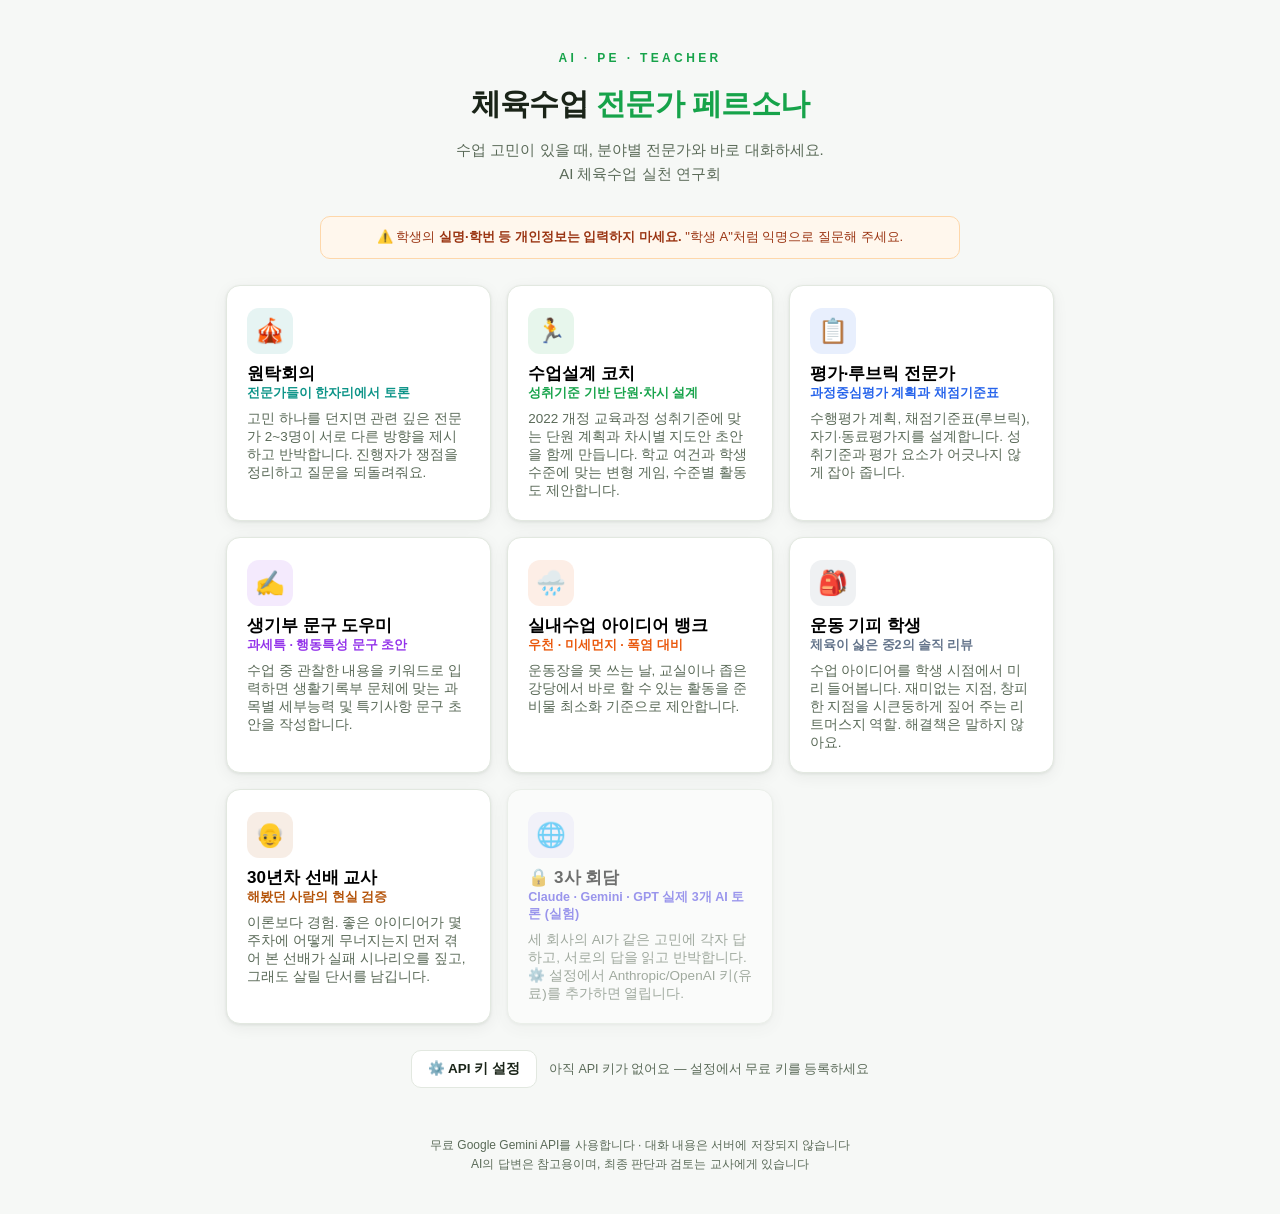
<file: index.html>
<!DOCTYPE html>
<html lang="ko">
<head>
<meta charset="UTF-8">
<meta name="viewport" content="width=device-width, initial-scale=1">
<title>AIPE · 체육수업 전문가 페르소나</title>
<style>
  :root {
    --bg: #f6f8f6;
    --card: #ffffff;
    --ink: #1a2418;
    --ink-soft: #5a6a58;
    --line: #e2e8e0;
    --accent: #16a34a;
    --accent-soft: #e7f6ec;
    --warn-bg: #fff7ed;
    --warn-ink: #9a3412;
    --radius: 14px;
    --shadow: 0 1px 3px rgba(20, 40, 20, 0.08), 0 4px 16px rgba(20, 40, 20, 0.06);
  }
  * { margin: 0; padding: 0; box-sizing: border-box; }
  html, body { height: 100%; }
  body {
    font-family: 'Apple SD Gothic Neo', 'Malgun Gothic', '맑은 고딕', sans-serif;
    background: var(--bg);
    color: var(--ink);
    line-height: 1.6;
    -webkit-font-smoothing: antialiased;
  }
  button { font-family: inherit; cursor: pointer; }

  /* ---------- 공통 레이아웃 ---------- */
  .wrap { max-width: 860px; margin: 0 auto; padding: 0 16px; }
  .view { display: none; }
  .view.active { display: block; }

  /* ---------- 허브 화면 ---------- */
  header.hub-head { padding: 44px 0 8px; text-align: center; }
  .hub-eyebrow {
    display: inline-block;
    font-size: 12px; font-weight: 700; letter-spacing: 0.28em;
    color: var(--accent);
    text-transform: uppercase;
    margin-bottom: 12px;
  }
  .hub-title { font-size: 30px; font-weight: 900; letter-spacing: -0.02em; }
  .hub-title .hl { color: var(--accent); }
  .hub-sub { margin-top: 10px; color: var(--ink-soft); font-size: 15px; }

  .privacy-note {
    margin: 22px auto 0;
    max-width: 640px;
    background: var(--warn-bg);
    color: var(--warn-ink);
    border: 1px solid #fed7aa;
    border-radius: 10px;
    padding: 10px 16px;
    font-size: 13px;
    text-align: center;
  }

  .cards {
    display: grid;
    grid-template-columns: repeat(auto-fill, minmax(250px, 1fr));
    gap: 16px;
    padding: 26px 0 8px;
  }
  .card {
    background: var(--card);
    border: 1px solid var(--line);
    border-radius: var(--radius);
    padding: 22px 20px 20px;
    text-align: left;
    box-shadow: var(--shadow);
    transition: transform 0.15s ease, box-shadow 0.15s ease;
    display: flex; flex-direction: column; gap: 8px;
  }
  .card:hover { transform: translateY(-3px); box-shadow: 0 6px 24px rgba(20,40,20,0.12); }
  .card-emoji {
    width: 46px; height: 46px;
    display: flex; align-items: center; justify-content: center;
    font-size: 24px;
    border-radius: 12px;
    background: var(--accent-soft);
  }
  .card-name { font-size: 17px; font-weight: 800; }
  .card-tagline { font-size: 12.5px; font-weight: 700; }
  .card-desc { font-size: 13.5px; color: var(--ink-soft); }

  .hub-foot {
    padding: 18px 0 48px;
    display: flex; align-items: center; justify-content: center; gap: 12px;
    flex-wrap: wrap;
  }
  .btn-ghost {
    background: var(--card);
    border: 1px solid var(--line);
    border-radius: 10px;
    padding: 9px 16px;
    font-size: 13.5px;
    font-weight: 600;
    color: var(--ink);
  }
  .btn-ghost:hover { border-color: var(--accent); color: var(--accent); }
  .key-status { font-size: 12.5px; color: var(--ink-soft); }
  .key-status.ok { color: var(--accent); font-weight: 700; }

  /* ---------- 채팅 화면 ---------- */
  #chatView { height: 100dvh; display: none; flex-direction: column; }
  #chatView.active { display: flex; }
  .chat-head {
    background: var(--card);
    border-bottom: 1px solid var(--line);
    padding: 10px 0;
  }
  .chat-head-inner { display: flex; align-items: center; gap: 12px; }
  .back-btn {
    background: none; border: none;
    font-size: 15px; font-weight: 700; color: var(--ink-soft);
    padding: 6px 8px; border-radius: 8px;
  }
  .back-btn:hover { background: var(--bg); color: var(--ink); }
  .chat-persona { display: flex; align-items: center; gap: 10px; flex: 1; min-width: 0; }
  .chat-persona-emoji { font-size: 24px; }
  .chat-persona-name { font-size: 15.5px; font-weight: 800; }
  .chat-persona-tag { font-size: 12px; color: var(--ink-soft); }
  .newchat-btn {
    background: none; border: 1px solid var(--line); border-radius: 8px;
    font-size: 12.5px; font-weight: 600; color: var(--ink-soft);
    padding: 6px 12px;
  }
  .newchat-btn:hover { border-color: var(--accent); color: var(--accent); }

  .chat-body { flex: 1; overflow-y: auto; padding: 20px 0 12px; }
  .msg { display: flex; margin-bottom: 14px; }
  .msg.user { justify-content: flex-end; }
  .bubble {
    max-width: 82%;
    padding: 11px 15px;
    border-radius: 16px;
    font-size: 14.5px;
    word-break: break-word;
    overflow-wrap: anywhere;
  }
  .msg.user .bubble {
    background: var(--accent);
    color: #fff;
    border-bottom-right-radius: 5px;
    white-space: pre-wrap;
  }
  .msg.ai .bubble {
    background: var(--card);
    border: 1px solid var(--line);
    border-bottom-left-radius: 5px;
    box-shadow: var(--shadow);
  }
  .msg.ai .bubble.error { background: #fef2f2; border-color: #fecaca; color: #991b1b; }

  /* AI 답변 마크다운 스타일 */
  .bubble h1, .bubble h2, .bubble h3 { margin: 14px 0 6px; line-height: 1.35; }
  .bubble h1 { font-size: 17px; } .bubble h2 { font-size: 16px; } .bubble h3 { font-size: 15px; }
  .bubble p { margin: 7px 0; }
  .bubble ul, .bubble ol { margin: 7px 0; padding-left: 22px; }
  .bubble li { margin: 3px 0; }
  .bubble code {
    background: var(--bg); border: 1px solid var(--line);
    border-radius: 4px; padding: 1px 5px; font-size: 13px;
  }
  .bubble pre {
    background: var(--bg); border: 1px solid var(--line);
    border-radius: 8px; padding: 10px 12px; margin: 8px 0;
    overflow-x: auto;
  }
  .bubble pre code { background: none; border: none; padding: 0; }
  .table-scroll { overflow-x: auto; margin: 10px 0; }
  .bubble table { border-collapse: collapse; font-size: 13px; min-width: 320px; }
  .bubble th, .bubble td { border: 1px solid var(--line); padding: 6px 10px; text-align: left; vertical-align: top; }
  .bubble th { background: var(--accent-soft); font-weight: 700; white-space: nowrap; }
  .bubble hr { border: none; border-top: 1px solid var(--line); margin: 12px 0; }
  .bubble blockquote { border-left: 3px solid var(--accent); padding-left: 12px; color: var(--ink-soft); margin: 8px 0; }

  /* 원탁회의 발언자 구분 */
  .bubble p.speaker { margin-top: 14px; padding-top: 11px; border-top: 1px dashed var(--line); }
  .bubble p.speaker:first-child { margin-top: 0; padding-top: 0; border-top: none; }
  .bubble p.speaker strong { font-size: 15px; }

  /* 3사 회담 */
  .summit-label { font-size: 12px; font-weight: 800; color: var(--ink-soft); margin-bottom: 5px; letter-spacing: 0.02em; }
  .summit-body.error { color: #991b1b; font-size: 13.5px; }
  .round-divider {
    display: flex; align-items: center; gap: 10px;
    font-size: 12px; font-weight: 700; color: var(--ink-soft);
    margin: 18px 0 12px;
  }
  .round-divider::before, .round-divider::after { content: ''; flex: 1; height: 1px; background: var(--line); }

  /* 잠금 카드 */
  .card.locked { opacity: 0.55; }
  .card.locked:hover { transform: none; }

  /* 참석자 표시 */
  .participants {
    font-size: 12px; color: var(--ink-soft);
    text-align: center; margin-bottom: 6px;
    overflow: hidden; text-overflow: ellipsis; white-space: nowrap;
  }

  .fee-note { font-size: 12px; color: var(--warn-ink); margin-top: 4px; }

  .msg-tools { margin-top: 6px; }
  .copy-btn {
    background: none; border: 1px solid var(--line); border-radius: 6px;
    font-size: 11.5px; color: var(--ink-soft); padding: 3px 10px;
  }
  .copy-btn:hover { border-color: var(--accent); color: var(--accent); }

  .typing { display: inline-flex; gap: 4px; padding: 4px 0; }
  .typing span {
    width: 7px; height: 7px; border-radius: 50%;
    background: var(--ink-soft); opacity: 0.4;
    animation: blink 1.2s infinite;
  }
  .typing span:nth-child(2) { animation-delay: 0.2s; }
  .typing span:nth-child(3) { animation-delay: 0.4s; }
  @keyframes blink { 0%, 80%, 100% { opacity: 0.25; } 40% { opacity: 1; } }

  .starters { display: flex; flex-direction: column; gap: 8px; padding: 8px 0 4px; }
  .starters-label { font-size: 12.5px; color: var(--ink-soft); font-weight: 700; }
  .starter-chip {
    text-align: left;
    background: var(--card);
    border: 1px solid var(--line);
    border-radius: 12px;
    padding: 10px 14px;
    font-size: 13.5px;
    color: var(--ink);
    box-shadow: var(--shadow);
  }
  .starter-chip:hover { border-color: var(--accent); background: var(--accent-soft); }

  .chat-foot { background: var(--card); border-top: 1px solid var(--line); padding: 12px 0 14px; }
  .chat-privacy { font-size: 11.5px; color: var(--warn-ink); text-align: center; margin-bottom: 8px; }
  .input-row { display: flex; gap: 10px; align-items: flex-end; }
  #chatInput {
    flex: 1;
    resize: none;
    border: 1.5px solid var(--line);
    border-radius: 12px;
    padding: 11px 14px;
    font-family: inherit;
    font-size: 14.5px;
    line-height: 1.5;
    max-height: 140px;
    background: var(--bg);
  }
  #chatInput:focus { outline: none; border-color: var(--accent); background: #fff; }
  #sendBtn {
    background: var(--accent);
    color: #fff;
    border: none;
    border-radius: 12px;
    padding: 11px 20px;
    font-size: 14.5px;
    font-weight: 700;
    flex-shrink: 0;
  }
  #sendBtn:disabled { background: #a7c9b0; cursor: not-allowed; }

  /* ---------- 설정 모달 ---------- */
  .modal-overlay {
    display: none;
    position: fixed; inset: 0;
    background: rgba(10, 20, 10, 0.45);
    z-index: 100;
    align-items: center; justify-content: center;
    padding: 16px;
  }
  .modal-overlay.open { display: flex; }
  .modal {
    background: var(--card);
    border-radius: 16px;
    max-width: 480px;
    width: 100%;
    max-height: 88dvh;
    overflow-y: auto;
    padding: 26px 24px;
    box-shadow: 0 12px 48px rgba(0,0,0,0.25);
  }
  .modal h2 { font-size: 19px; margin-bottom: 4px; }
  .modal .modal-sub { font-size: 13px; color: var(--ink-soft); margin-bottom: 18px; }
  .modal label { display: block; font-size: 13px; font-weight: 700; margin: 14px 0 6px; }
  .modal input[type="password"], .modal input[type="text"], .modal select {
    width: 100%;
    border: 1.5px solid var(--line);
    border-radius: 10px;
    padding: 10px 12px;
    font-size: 14px;
    font-family: inherit;
    background: var(--bg);
  }
  .modal input:focus, .modal select:focus { outline: none; border-color: var(--accent); }
  .guide {
    background: var(--accent-soft);
    border-radius: 10px;
    padding: 12px 14px;
    font-size: 13px;
    margin-top: 16px;
  }
  .guide ol { padding-left: 20px; margin-top: 6px; }
  .guide li { margin: 3px 0; }
  .guide a { color: var(--accent); font-weight: 700; }
  .modal-note { font-size: 12px; color: var(--ink-soft); margin-top: 12px; }
  .modal-btns { display: flex; gap: 10px; margin-top: 20px; }
  .modal-btns .btn-primary {
    flex: 1;
    background: var(--accent); color: #fff;
    border: none; border-radius: 10px;
    padding: 11px; font-size: 14.5px; font-weight: 700;
  }
  .modal-btns .btn-ghost { flex-shrink: 0; }

  footer.site-foot {
    text-align: center; font-size: 12px; color: var(--ink-soft);
    padding: 0 0 40px;
  }
  footer.site-foot a { color: var(--ink-soft); }

  @media (max-width: 560px) {
    .hub-title { font-size: 24px; }
    .bubble { max-width: 90%; }
    .chat-persona-tag { display: none; }
  }
</style>
</head>
<body>

<!-- ==================== 허브(홈) 화면 ==================== -->
<div class="view active" id="hubView">
  <div class="wrap">
    <header class="hub-head">
      <span class="hub-eyebrow">AI · PE · Teacher</span>
      <h1 class="hub-title">체육수업 <span class="hl">전문가 페르소나</span></h1>
      <p class="hub-sub">수업 고민이 있을 때, 분야별 전문가와 바로 대화하세요.<br>AI 체육수업 실천 연구회</p>
    </header>

    <div class="privacy-note">
      ⚠️ 학생의 <strong>실명·학번 등 개인정보는 입력하지 마세요.</strong> "학생 A"처럼 익명으로 질문해 주세요.
    </div>

    <div class="cards" id="cardGrid"></div>

    <div class="hub-foot">
      <button class="btn-ghost" id="settingsBtn">⚙️ API 키 설정</button>
      <span class="key-status" id="keyStatus"></span>
    </div>

    <footer class="site-foot">
      무료 Google Gemini API를 사용합니다 · 대화 내용은 서버에 저장되지 않습니다<br>
      AI의 답변은 참고용이며, 최종 판단과 검토는 교사에게 있습니다
    </footer>
  </div>
</div>

<!-- ==================== 채팅 화면 ==================== -->
<div class="view" id="chatView">
  <div class="chat-head">
    <div class="wrap chat-head-inner">
      <button class="back-btn" id="backBtn">← 목록</button>
      <div class="chat-persona">
        <span class="chat-persona-emoji" id="chatEmoji"></span>
        <div style="min-width:0">
          <div class="chat-persona-name" id="chatName"></div>
          <div class="chat-persona-tag" id="chatTag"></div>
        </div>
      </div>
      <button class="newchat-btn" id="newChatBtn">새 대화</button>
    </div>
  </div>

  <div class="chat-body" id="chatBody">
    <div class="wrap" id="msgList"></div>
  </div>

  <div class="chat-foot">
    <div class="wrap">
      <div class="participants" id="participantsBar" style="display:none"></div>
      <div class="chat-privacy">학생 개인정보(실명·학번 등)는 입력하지 마세요</div>
      <div class="input-row">
        <textarea id="chatInput" rows="1" placeholder="수업 고민을 편하게 적어 주세요…"></textarea>
        <button id="sendBtn">보내기</button>
      </div>
    </div>
  </div>
</div>

<!-- ==================== 설정 모달 ==================== -->
<div class="modal-overlay" id="settingsModal">
  <div class="modal">
    <h2>⚙️ API 키 설정</h2>
    <p class="modal-sub">무료 Google Gemini API 키를 한 번만 등록하면 됩니다.</p>

    <label for="apiKeyInput">Gemini API 키</label>
    <input type="password" id="apiKeyInput" placeholder="AIza… 로 시작하는 키를 붙여넣기" autocomplete="off">

    <label for="modelSelect">모델</label>
    <select id="modelSelect">
      <option value="gemini-2.5-flash">Gemini 2.5 Flash — 균형형 (권장)</option>
      <option value="gemini-2.5-pro">Gemini 2.5 Pro — 최고 품질, 무료 한도 적음 (생기부 문구 등 글 품질이 중요할 때)</option>
      <option value="gemini-2.5-flash-lite">Gemini 2.5 Flash-Lite — 무료 사용량 가장 넉넉</option>
    </select>

    <div class="guide">
      <strong>🔑 무료 키 발급 방법 (약 1분)</strong>
      <ol>
        <li><a href="https://aistudio.google.com/apikey" target="_blank" rel="noopener">Google AI Studio</a>에 구글 계정으로 로그인</li>
        <li><strong>[API 키 만들기]</strong> 버튼 클릭</li>
        <li>생성된 키를 복사해서 위 칸에 붙여넣기</li>
      </ol>
      결제 등록 없이 무료로 사용할 수 있습니다. (무료 한도: 하루 수백 회 수준)
    </div>

    <label for="anthropicKeyInput">Claude(Anthropic) API 키 — 🌐 3사 회담용, 선택</label>
    <input type="password" id="anthropicKeyInput" placeholder="sk-ant-… (없으면 비워 두세요)" autocomplete="off">
    <div class="fee-note">💳 종량제 과금 키입니다. 회의 1회당 소액이 과금됩니다. (발급: console.anthropic.com)</div>

    <label for="openaiKeyInput">GPT(OpenAI) API 키 — 🌐 3사 회담용, 선택</label>
    <input type="password" id="openaiKeyInput" placeholder="sk-… (없으면 비워 두세요)" autocomplete="off">
    <div class="fee-note">💳 종량제 과금 키입니다. 회의 1회당 소액이 과금됩니다. (발급: platform.openai.com)</div>

    <p class="modal-note">
      🔒 모든 키는 <strong>이 브라우저에만</strong> 저장되며(localStorage), 개발자를 포함해 어떤 서버로도 전송·수집되지 않습니다.
      공용 컴퓨터에서는 사용 후 키를 삭제하세요.
    </p>

    <div class="modal-btns">
      <button class="btn-primary" id="saveKeyBtn">저장</button>
      <button class="btn-ghost" id="clearKeyBtn">키 삭제</button>
      <button class="btn-ghost" id="closeModalBtn">닫기</button>
    </div>
  </div>
</div>

<script src="personas.js"></script>
<script>
/* ============================================================
   상태
   ============================================================ */
const LS_KEY = 'aipe_api_key';
const LS_MODEL = 'aipe_model';
const LS_KEY_ANTHROPIC = 'aipe_key_anthropic';
const LS_KEY_OPENAI = 'aipe_key_openai';

// 3사 회담 모델명 — 여기 한 곳만 바꾸면 됩니다
const MODEL_IDS = {
  anthropic: 'claude-sonnet-5',
  openai: 'gpt-5-mini',
};

// 카드 순서: 원탁회의 → 1:1 전문가들 → 3사 회담
const ALL_CARDS = [ROUNDTABLE, ...PERSONAS, SUMMIT];

let currentPersona = null;
let history = [];        // [{role:'user'|'model', text:'...'}]
let sending = false;

const $ = (id) => document.getElementById(id);

function availableProviders() {
  const list = [];
  if (localStorage.getItem(LS_KEY)) list.push({ key: 'gemini', label: 'Gemini', emoji: '✨' });
  if (localStorage.getItem(LS_KEY_ANTHROPIC)) list.push({ key: 'anthropic', label: 'Claude', emoji: '🟠' });
  if (localStorage.getItem(LS_KEY_OPENAI)) list.push({ key: 'openai', label: 'GPT', emoji: '🟢' });
  return list;
}

/* ============================================================
   허브 화면 렌더링
   ============================================================ */
function renderHub() {
  const grid = $('cardGrid');
  grid.innerHTML = '';
  ALL_CARDS.forEach((p) => {
    const card = document.createElement('button');
    card.className = 'card';
    const locked = p.mode === 'summit' && availableProviders().length < 2;
    if (locked) card.classList.add('locked');
    card.innerHTML = `
      <div class="card-emoji" style="background:${p.color}1a">${p.emoji}</div>
      <div>
        <div class="card-name">${locked ? '🔒 ' : ''}${p.name}</div>
        <div class="card-tagline" style="color:${p.color}">${p.tagline}</div>
      </div>
      <div class="card-desc">${p.description}</div>`;
    card.addEventListener('click', () => openPersona(p));
    grid.appendChild(card);
  });
  updateKeyStatus();
}

function updateKeyStatus() {
  const el = $('keyStatus');
  if (localStorage.getItem(LS_KEY)) {
    el.textContent = '✓ API 키 등록됨';
    el.className = 'key-status ok';
  } else {
    el.textContent = '아직 API 키가 없어요 — 설정에서 무료 키를 등록하세요';
    el.className = 'key-status';
  }
}

/* ============================================================
   화면 전환
   ============================================================ */
function openPersona(p) {
  if (!localStorage.getItem(LS_KEY)) { openSettings(); return; }
  if (p.mode === 'summit' && availableProviders().length < 2) {
    alert('🌐 3사 회담은 Gemini 외에 Claude(Anthropic) 또는 GPT(OpenAI) 키가 하나 이상 더 필요합니다.\n\n⚙️ 설정에서 키를 추가해 주세요. (유료 종량제 키입니다)');
    openSettings();
    return;
  }
  currentPersona = p;
  history = [];
  $('chatEmoji').textContent = p.emoji;
  $('chatName').textContent = p.name;
  $('chatTag').textContent = p.tagline;
  $('msgList').innerHTML = '';
  updateParticipantsBar(p);
  renderStarters();
  $('hubView').classList.remove('active');
  $('chatView').classList.add('active');
  $('chatInput').focus();
}

function updateParticipantsBar(p) {
  const bar = $('participantsBar');
  if (p.id === 'roundtable') {
    const emojis = ROUNDTABLE_MEMBERS
      .map((id) => PERSONAS.find((x) => x.id === id))
      .filter(Boolean)
      .map((x) => x.emoji)
      .join('');
    bar.textContent = `참석자: 🎯 진행자 · ${emojis}`;
    bar.style.display = '';
  } else if (p.mode === 'summit') {
    bar.textContent = '참석: ' + availableProviders().map((x) => `${x.emoji} ${x.label}`).join(' · ');
    bar.style.display = '';
  } else {
    bar.style.display = 'none';
  }
}

function backToHub() {
  $('chatView').classList.remove('active');
  $('hubView').classList.add('active');
  currentPersona = null;
}

function renderStarters() {
  const box = document.createElement('div');
  box.className = 'starters';
  box.id = 'starterBox';
  box.innerHTML = '<div class="starters-label">💬 이렇게 시작해 보세요</div>';
  currentPersona.starters.forEach((s) => {
    const chip = document.createElement('button');
    chip.className = 'starter-chip';
    chip.textContent = s;
    chip.addEventListener('click', () => { $('chatInput').value = s; sendMessage(); });
    box.appendChild(chip);
  });
  $('msgList').appendChild(box);
}

/* ============================================================
   메시지 렌더링
   ============================================================ */
function addUserMsg(text) {
  const div = document.createElement('div');
  div.className = 'msg user';
  const b = document.createElement('div');
  b.className = 'bubble';
  b.textContent = text;
  div.appendChild(b);
  $('msgList').appendChild(div);
  scrollBottom();
}

function addAiMsg() {
  const div = document.createElement('div');
  div.className = 'msg ai';
  const b = document.createElement('div');
  b.className = 'bubble';
  b.innerHTML = '<div class="typing"><span></span><span></span><span></span></div>';
  div.appendChild(b);
  $('msgList').appendChild(div);
  scrollBottom();
  return b;
}

function addRoundDivider(text) {
  const d = document.createElement('div');
  d.className = 'round-divider';
  d.textContent = text;
  $('msgList').appendChild(d);
  scrollBottom();
}

// 3사 회담용: 발언자 라벨이 붙은 말풍선. 본문 요소를 반환한다.
function addLabeledAiMsg(label) {
  const div = document.createElement('div');
  div.className = 'msg ai';
  const b = document.createElement('div');
  b.className = 'bubble';
  b.innerHTML = `<div class="summit-label"></div><div class="summit-body"><div class="typing"><span></span><span></span><span></span></div></div>`;
  b.querySelector('.summit-label').textContent = label;
  div.appendChild(b);
  $('msgList').appendChild(div);
  scrollBottom();
  return b.querySelector('.summit-body');
}

function finishAiMsg(bubble, fullText) {
  bubble.innerHTML = mdToHtml(fullText);
  const tools = document.createElement('div');
  tools.className = 'msg-tools';
  const copy = document.createElement('button');
  copy.className = 'copy-btn';
  copy.textContent = '📄 복사';
  copy.addEventListener('click', async () => {
    try {
      await navigator.clipboard.writeText(fullText);
      copy.textContent = '✓ 복사됨';
      setTimeout(() => (copy.textContent = '📄 복사'), 1500);
    } catch { copy.textContent = '복사 실패'; }
  });
  tools.appendChild(copy);
  bubble.appendChild(tools);
  scrollBottom();
}

function scrollBottom() {
  const body = $('chatBody');
  body.scrollTop = body.scrollHeight;
}

/* ============================================================
   Gemini API 호출 (스트리밍)
   ============================================================ */
async function callGemini(onChunk) {
  const key = localStorage.getItem(LS_KEY);
  const model = localStorage.getItem(LS_MODEL) || 'gemini-2.5-flash';
  const url = `https://generativelanguage.googleapis.com/v1beta/models/${model}:streamGenerateContent?alt=sse&key=${encodeURIComponent(key)}`;

  const body = {
    system_instruction: { parts: [{ text: currentPersona.prompt }] },
    contents: history.map((m) => ({ role: m.role, parts: [{ text: m.text }] })),
    generationConfig: { temperature: 0.7, maxOutputTokens: 32768 },
  };

  const res = await fetch(url, {
    method: 'POST',
    headers: { 'Content-Type': 'application/json' },
    body: JSON.stringify(body),
  });

  if (!res.ok) {
    let msg = `요청 실패 (HTTP ${res.status})`;
    try {
      const err = await res.json();
      const detail = Array.isArray(err) ? err[0]?.error : err?.error;
      if (res.status === 400 || res.status === 403) msg = 'API 키가 올바르지 않아요. ⚙️ 설정에서 키를 다시 확인해 주세요.';
      else if (res.status === 429) msg = '무료 사용량 한도에 잠시 도달했어요. 1분 뒤에 다시 시도해 주세요. (계속되면 설정에서 Flash-Lite 모델로 바꿔 보세요)';
      else if (detail?.message) msg += `: ${detail.message}`;
    } catch { /* JSON 파싱 실패 시 기본 메시지 유지 */ }
    throw new Error(msg);
  }

  const reader = res.body.getReader();
  const decoder = new TextDecoder();
  let buffer = '';
  let full = '';
  let finishReason = null;

  while (true) {
    const { done, value } = await reader.read();
    if (done) break;
    buffer += decoder.decode(value, { stream: true });
    const lines = buffer.split('\n');
    buffer = lines.pop(); // 미완성 줄은 다음 청크로
    for (const line of lines) {
      if (!line.startsWith('data: ')) continue;
      const payload = line.slice(6).trim();
      if (!payload || payload === '[DONE]') continue;
      try {
        const json = JSON.parse(payload);
        const cand = json.candidates?.[0];
        if (cand?.finishReason) finishReason = cand.finishReason;
        const parts = cand?.content?.parts || [];
        for (const p of parts) {
          if (p.text) { full += p.text; onChunk(full); }
        }
      } catch { /* 불완전한 JSON 조각은 무시 */ }
    }
  }
  return { text: full, finishReason };
}

/* ============================================================
   3사 회담: 여러 회사의 실제 AI 호출
   ============================================================ */
async function callProvider(provider, systemText, userText) {
  if (provider === 'gemini') {
    const key = localStorage.getItem(LS_KEY);
    const model = localStorage.getItem(LS_MODEL) || 'gemini-2.5-flash';
    const res = await fetch(`https://generativelanguage.googleapis.com/v1beta/models/${model}:generateContent?key=${encodeURIComponent(key)}`, {
      method: 'POST',
      headers: { 'Content-Type': 'application/json' },
      body: JSON.stringify({
        system_instruction: { parts: [{ text: systemText }] },
        contents: [{ role: 'user', parts: [{ text: userText }] }],
        generationConfig: { temperature: 0.7, maxOutputTokens: 8192 },
      }),
    });
    if (!res.ok) throw new Error(await providerErr(res));
    const j = await res.json();
    const t = (j.candidates?.[0]?.content?.parts || []).map((p) => p.text || '').join('');
    if (!t) throw new Error('빈 응답이 왔어요');
    return t;
  }

  if (provider === 'anthropic') {
    const res = await fetch('https://api.anthropic.com/v1/messages', {
      method: 'POST',
      headers: {
        'Content-Type': 'application/json',
        'x-api-key': localStorage.getItem(LS_KEY_ANTHROPIC),
        'anthropic-version': '2023-06-01',
        'anthropic-dangerous-direct-browser-access': 'true',
      },
      body: JSON.stringify({
        model: MODEL_IDS.anthropic,
        max_tokens: 2048,
        system: systemText,
        messages: [{ role: 'user', content: userText }],
      }),
    });
    if (!res.ok) throw new Error(await providerErr(res));
    const j = await res.json();
    const t = (j.content || []).filter((b) => b.type === 'text').map((b) => b.text).join('');
    if (!t) throw new Error('빈 응답이 왔어요');
    return t;
  }

  if (provider === 'openai') {
    const res = await fetch('https://api.openai.com/v1/chat/completions', {
      method: 'POST',
      headers: {
        'Content-Type': 'application/json',
        'Authorization': 'Bearer ' + localStorage.getItem(LS_KEY_OPENAI),
      },
      body: JSON.stringify({
        model: MODEL_IDS.openai,
        messages: [
          { role: 'system', content: systemText },
          { role: 'user', content: userText },
        ],
        max_completion_tokens: 4096,
      }),
    });
    if (!res.ok) throw new Error(await providerErr(res));
    const j = await res.json();
    const t = j.choices?.[0]?.message?.content;
    if (!t) throw new Error('빈 응답이 왔어요');
    return t;
  }
  throw new Error('알 수 없는 모델');
}

async function providerErr(res) {
  let detail = '';
  try {
    const e = await res.json();
    detail = e?.error?.message || (Array.isArray(e) ? e[0]?.error?.message : '') || '';
  } catch { /* 본문 없는 오류 */ }
  if (res.status === 401 || res.status === 403) return 'API 키를 확인해 주세요';
  if (res.status === 429) return '사용량 한도에 걸렸어요. 잠시 후 다시 시도해 주세요';
  return `HTTP ${res.status}${detail ? ' — ' + detail.slice(0, 100) : ''}`;
}

async function sendSummit() {
  const input = $('chatInput');
  const text = input.value.trim();
  if (!text) return;

  const starterBox = $('starterBox');
  if (starterBox) starterBox.remove();

  // 이전 회담 기록을 다음 회담의 맥락으로 넘긴다
  const context = history.map((m) => (m.role === 'user' ? '선생님: ' : '') + m.text).join('\n\n');

  input.value = '';
  autoGrow();
  history.push({ role: 'user', text });
  addUserMsg(text);

  sending = true;
  $('sendBtn').disabled = true;

  const provs = availableProviders();
  const transcript = [];

  try {
    // 라운드 1 — 각자의 답 (병렬)
    addRoundDivider(`라운드 1 · 각자의 답 (${provs.length}개 AI)`);
    const round1 = await Promise.all(provs.map(async (pr) => {
      const body = addLabeledAiMsg(`${pr.emoji} ${pr.label}`);
      try {
        const ans = await callProvider(pr.key, SUMMIT_PROMPTS.system(pr.label), SUMMIT_PROMPTS.round1(text, context));
        body.innerHTML = mdToHtml(ans);
        scrollBottom();
        transcript.push(`[라운드1 · ${pr.label}]\n${ans}`);
        return { pr, ans };
      } catch (e) {
        body.classList.add('error');
        body.textContent = `⚠️ ${pr.label}가 발언하지 못했어요 (${e.message}). 회의는 계속 진행합니다.`;
        return null;
      }
    }));

    // 라운드 2 — 서로의 답 읽고 반응 (병렬, 성공한 모델이 2개 이상일 때만)
    const ok = round1.filter(Boolean);
    if (ok.length >= 2) {
      addRoundDivider('라운드 2 · 서로의 답에 대한 반응');
      await Promise.all(ok.map(async ({ pr, ans }) => {
        const others = ok.filter((x) => x.pr.key !== pr.key).map((x) => `${x.pr.label}의 답변:\n${x.ans}`).join('\n\n');
        const body = addLabeledAiMsg(`${pr.emoji} ${pr.label}`);
        try {
          const rep = await callProvider(pr.key, SUMMIT_PROMPTS.system(pr.label), SUMMIT_PROMPTS.round2(text, ans, others));
          body.innerHTML = mdToHtml(rep);
          scrollBottom();
          transcript.push(`[라운드2 · ${pr.label}]\n${rep}`);
        } catch (e) {
          body.classList.add('error');
          body.textContent = `⚠️ ${pr.label}: ${e.message}`;
        }
      }));
    }

    // 진행자 정리 — Gemini(무료 키) 우선
    if (transcript.length) {
      addRoundDivider('진행자 정리');
      const mod = provs.find((p) => p.key === 'gemini') || provs[0];
      const body = addLabeledAiMsg('🎯 진행자');
      try {
        const sum = await callProvider(mod.key, SUMMIT_PROMPTS.system('AI 3사 회담의 진행자'), SUMMIT_PROMPTS.moderator(text, transcript.join('\n\n')));
        body.innerHTML = mdToHtml(sum);
        scrollBottom();
        transcript.push(`[진행자]\n${sum}`);
      } catch (e) {
        body.classList.add('error');
        body.textContent = `⚠️ 진행자 정리에 실패했어요 (${e.message})`;
      }
      history.push({ role: 'model', text: transcript.join('\n\n') });
    } else {
      history.pop(); // 전원 실패 → 질문을 기록에서 빼서 재시도 가능하게
    }
  } finally {
    sending = false;
    $('sendBtn').disabled = false;
    input.focus();
  }
}

/* ============================================================
   전송
   ============================================================ */
async function sendMessage() {
  if (sending || !currentPersona) return;
  if (currentPersona.mode === 'summit') return sendSummit();
  const input = $('chatInput');
  const text = input.value.trim();
  if (!text) return;

  const starterBox = $('starterBox');
  if (starterBox) starterBox.remove();

  input.value = '';
  autoGrow();
  history.push({ role: 'user', text });
  addUserMsg(text);

  sending = true;
  $('sendBtn').disabled = true;
  const bubble = addAiMsg();

  try {
    const { text: full, finishReason } = await callGemini((partial) => {
      bubble.innerHTML = mdToHtml(partial);
      scrollBottom();
    });
    if (!full) throw new Error('답변이 비어 있어요. 다시 시도해 주세요.');
    history.push({ role: 'model', text: full });
    finishAiMsg(bubble, full);
    if (finishReason === 'MAX_TOKENS') {
      const note = document.createElement('div');
      note.style.cssText = 'margin-top:8px;font-size:12.5px;color:var(--warn-ink);background:var(--warn-bg);border:1px solid #fed7aa;border-radius:8px;padding:7px 11px;';
      note.textContent = '✂️ 답변이 길어서 중간에 잘렸어요. "잘린 부분부터 이어서 계속 작성해 줘"라고 입력하면 이어집니다.';
      bubble.appendChild(note);
      scrollBottom();
    }
  } catch (e) {
    history.pop(); // 실패한 질문은 기록에서 제거해 재전송 가능하게
    bubble.classList.add('error');
    bubble.textContent = `⚠️ ${e.message}`;
  } finally {
    sending = false;
    $('sendBtn').disabled = false;
    input.focus();
  }
}

/* ============================================================
   간단 마크다운 렌더러 (외부 라이브러리 없이 자급자족)
   ============================================================ */
function escapeHtml(s) {
  return s.replace(/&/g, '&amp;').replace(/</g, '&lt;').replace(/>/g, '&gt;').replace(/"/g, '&quot;');
}

function inlineMd(s) {
  return s
    .replace(/&lt;br\s*\/?&gt;/gi, '<br>')
    .replace(/`([^`]+)`/g, '<code>$1</code>')
    .replace(/\*\*([^*]+)\*\*/g, '<strong>$1</strong>')
    .replace(/(^|[^*])\*([^*\s][^*]*)\*/g, '$1<em>$2</em>');
}

function mdToHtml(md) {
  const lines = escapeHtml(md).split('\n');
  let html = '';
  let i = 0;
  let listType = null; // 'ul' | 'ol'

  const closeList = () => { if (listType) { html += `</${listType}>`; listType = null; } };

  while (i < lines.length) {
    const line = lines[i];

    // 코드 블록
    if (line.startsWith('```')) {
      closeList();
      let code = '';
      i++;
      while (i < lines.length && !lines[i].startsWith('```')) { code += lines[i] + '\n'; i++; }
      i++; // 닫는 ``` 건너뛰기
      html += `<pre><code>${code}</code></pre>`;
      continue;
    }

    // 표: | a | b | 형태가 이어지는 구간
    if (/^\s*\|.*\|\s*$/.test(line)) {
      closeList();
      const tableLines = [];
      while (i < lines.length && /^\s*\|.*\|\s*$/.test(lines[i])) { tableLines.push(lines[i]); i++; }
      const rows = tableLines
        .filter((l) => !/^\s*\|[\s:|-]+\|\s*$/.test(l)) // 구분선 제거
        .map((l) => l.trim().replace(/^\||\|$/g, '').split('|').map((c) => inlineMd(c.trim())));
      if (rows.length) {
        let t = '<div class="table-scroll"><table>';
        t += '<tr>' + rows[0].map((c) => `<th>${c}</th>`).join('') + '</tr>';
        for (let r = 1; r < rows.length; r++) {
          t += '<tr>' + rows[r].map((c) => `<td>${c}</td>`).join('') + '</tr>';
        }
        t += '</table></div>';
        html += t;
      }
      continue;
    }

    // 헤딩
    const h = line.match(/^(#{1,3})\s+(.*)/);
    if (h) { closeList(); html += `<h${h[1].length + 1}>${inlineMd(h[2])}</h${h[1].length + 1}>`; i++; continue; }

    // 수평선
    if (/^\s*(-{3,}|\*{3,})\s*$/.test(line)) { closeList(); html += '<hr>'; i++; continue; }

    // 인용
    if (/^>\s?/.test(line)) { closeList(); html += `<blockquote>${inlineMd(line.replace(/^>\s?/, ''))}</blockquote>`; i++; continue; }

    // 목록
    const ul = line.match(/^\s*[-*]\s+(.*)/);
    const ol = line.match(/^\s*\d+[.)]\s+(.*)/);
    if (ul || ol) {
      const type = ul ? 'ul' : 'ol';
      if (listType !== type) { closeList(); html += `<${type}>`; listType = type; }
      html += `<li>${inlineMd((ul || ol)[1])}</li>`;
      i++;
      continue;
    }

    // 빈 줄 / 일반 문단 (원탁회의 발언 "이모지 **이름**:" 은 speaker 문단으로 구분)
    closeList();
    if (line.trim()) {
      const isSpeaker = /^\s*[^\w\s#>|-]{1,6}\s*\*\*[^*]+\*\*\s*:/u.test(line);
      html += `<p${isSpeaker ? ' class="speaker"' : ''}>${inlineMd(line)}</p>`;
    }
    i++;
  }
  closeList();
  return html;
}

/* ============================================================
   설정 모달
   ============================================================ */
function openSettings() {
  $('apiKeyInput').value = localStorage.getItem(LS_KEY) || '';
  $('modelSelect').value = localStorage.getItem(LS_MODEL) || 'gemini-2.5-flash';
  $('anthropicKeyInput').value = localStorage.getItem(LS_KEY_ANTHROPIC) || '';
  $('openaiKeyInput').value = localStorage.getItem(LS_KEY_OPENAI) || '';
  $('settingsModal').classList.add('open');
}
function closeSettings() {
  $('settingsModal').classList.remove('open');
  renderHub(); // 키 상태에 따라 3사 회담 잠금 표시 갱신
}

$('settingsBtn').addEventListener('click', openSettings);
$('closeModalBtn').addEventListener('click', closeSettings);
$('saveKeyBtn').addEventListener('click', () => {
  const key = $('apiKeyInput').value.trim();
  if (!key) { alert('Gemini API 키를 입력해 주세요.'); return; }
  localStorage.setItem(LS_KEY, key);
  localStorage.setItem(LS_MODEL, $('modelSelect').value);
  const ak = $('anthropicKeyInput').value.trim();
  const ok = $('openaiKeyInput').value.trim();
  if (ak) localStorage.setItem(LS_KEY_ANTHROPIC, ak); else localStorage.removeItem(LS_KEY_ANTHROPIC);
  if (ok) localStorage.setItem(LS_KEY_OPENAI, ok); else localStorage.removeItem(LS_KEY_OPENAI);
  closeSettings();
});
$('clearKeyBtn').addEventListener('click', () => {
  localStorage.removeItem(LS_KEY);
  localStorage.removeItem(LS_KEY_ANTHROPIC);
  localStorage.removeItem(LS_KEY_OPENAI);
  $('apiKeyInput').value = '';
  $('anthropicKeyInput').value = '';
  $('openaiKeyInput').value = '';
  updateKeyStatus();
});
$('settingsModal').addEventListener('click', (e) => {
  if (e.target === $('settingsModal')) closeSettings();
});

/* ============================================================
   입력창 & 내비게이션 이벤트
   ============================================================ */
function autoGrow() {
  const el = $('chatInput');
  el.style.height = 'auto';
  el.style.height = Math.min(el.scrollHeight, 140) + 'px';
}
$('chatInput').addEventListener('input', autoGrow);
$('chatInput').addEventListener('keydown', (e) => {
  if (e.key === 'Enter' && !e.shiftKey && !e.isComposing) {
    e.preventDefault();
    sendMessage();
  }
});
$('sendBtn').addEventListener('click', sendMessage);
$('backBtn').addEventListener('click', backToHub);
$('newChatBtn').addEventListener('click', () => {
  if (currentPersona) openPersona(currentPersona);
});

renderHub();
</script>

</body>
</html>
</file>
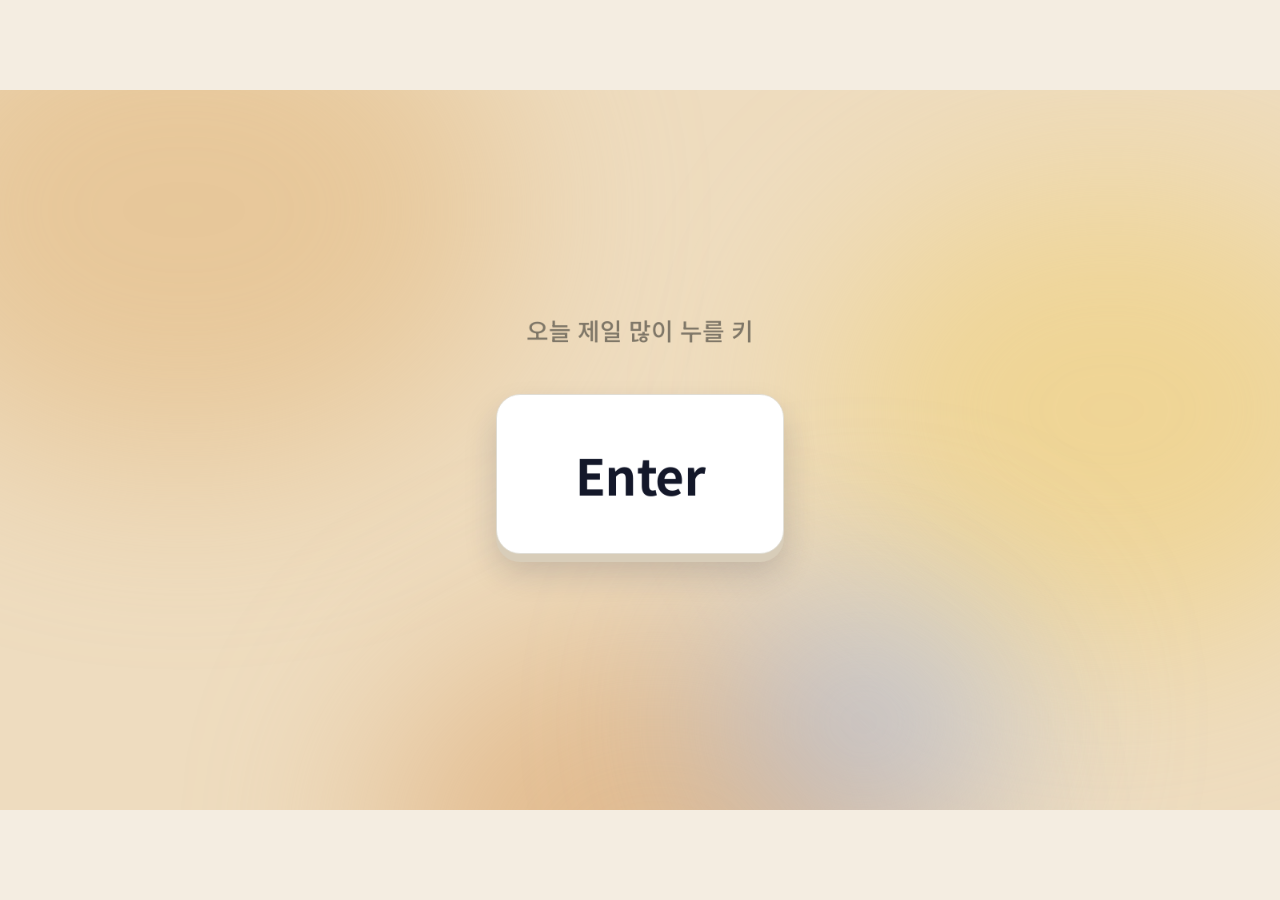
<file: 000/index.html>
<!doctype html>
<html lang="ko">
<head>
<meta charset="utf-8">
<meta name="viewport" content="width=device-width, initial-scale=1, viewport-fit=cover">
<title>학생 상담보다 쉬운 AI 대화</title>
<link rel="preconnect" href="https://fonts.googleapis.com">
<link rel="preconnect" href="https://fonts.gstatic.com" crossorigin>
<link rel="stylesheet" href="https://fonts.googleapis.com/css2?family=Noto+Sans+KR:wght@400;500;700;900&display=swap">
<style>
/* Layout: 1600×900 무대 하나를 화면에 맞춰 축소. 무대 위 물건들이 단계마다 자리·크기·기울기를 바꾸며 이어서 움직임(모핑) */
:root{
  /* 색 조합: 체육관 마루 — 마루 나무색 바탕, 남색 글자, 코트 라인 주황 주석 */
  --hero:#eedcbf;      /* 글자 장면 배경: 짙은 마루 */
  --ground:#f4ede1;    /* 화면 장면 배경: 옅은 마루 */
  --ink:#1e2a3a;       /* 제목: 남색 */
  --ink2:#3c4656; --mute:#7f7768;
  --mark:#e0760f;      /* 화살표·동그라미: 코트 라인 주황 */
  --noteBg:#ffffff; --noteInk:#c45f08;
  --b1:#e2b77c; --b2:#f0cf73; --b3:#d9a066; --b4:#9bb8ec;
  --bubble:#f7ead3; --keyFace:#ffffff; --keyEdge:#d8cdb9;
  --paper:#ffffff; --line:#dcd9cf;
  --font:"Noto Sans KR","Apple SD Gothic Neo","Malgun Gothic",sans-serif;
  --ease:cubic-bezier(.65,0,.25,1);
  color-scheme:light;
}
*{box-sizing:border-box}
html,body{height:100%}
body{margin:0;background:var(--ground);color:var(--ink);font-family:var(--font);overflow:hidden;
  padding-left:max(0px,env(safe-area-inset-left,0px));padding-right:max(0px,env(safe-area-inset-right,0px));-webkit-font-smoothing:antialiased}
#viewport{position:fixed;inset:0;overflow:hidden;cursor:default;user-select:none;-webkit-user-select:none}
#stage{position:absolute;left:50%;top:50%;width:1600px;height:900px;overflow:hidden;background:var(--ground);transition:background-color .9s ease;transform-origin:center center;transform:translate(-50%,-50%)}

/* 흐린 배경 */
.blob{position:absolute;border-radius:50%;filter:blur(120px);pointer-events:none;transition:opacity .9s ease}
#stage.hero{background:var(--hero)}#stage.hero .blob{opacity:.55!important}

/* 단계마다 움직이는 물건 */
.m{position:absolute;left:0;top:0;transform-origin:center center;will-change:transform,opacity;
  transition:transform 1.1s var(--ease),opacity .6s ease,color .6s ease}
.fast .m{transition-duration:.0s!important}

.key{width:360px;height:200px;border-radius:30px;background:var(--keyFace);color:#14182a;border:1.5px solid var(--line);
  display:grid;place-items:center;font-size:62px;font-weight:700;letter-spacing:-.5px;
  box-shadow:0 10px 0 var(--keyEdge),0 22px 40px rgba(20,30,60,.18)}
.key span{display:block;transition:transform .12s ease}
.key.pressed{box-shadow:0 3px 0 var(--keyEdge),0 8px 18px rgba(28,35,51,.16)}
.key.pressed span{transform:translateY(7px)}

.txt{display:flex;align-items:center;font-weight:700;line-height:1.2;text-wrap:balance}
.center{justify-content:center;text-align:center}

/* 대화창 */
.chat{width:1280px;height:800px;border-radius:30px;background:#fff;color:#1c2333;overflow:hidden;
  box-shadow:0 40px 90px rgba(28,35,51,.22),0 2px 0 rgba(28,35,51,.04)}
.chat .bar{position:absolute;left:0;right:0;top:0;height:56px;display:flex;align-items:center;gap:9px;padding:0 22px;
  border-bottom:1px solid #eceff4;background:#fafbfc}
.dot{width:13px;height:13px;border-radius:50%}
.bar .t{margin-left:14px;font-size:19px;color:#6b7385;font-weight:500}
.tag{margin-left:auto;font-size:15px;color:#8a92a6;border:1.5px dashed #c3c9d6;border-radius:8px;padding:3px 10px}
.bubble{position:absolute;right:90px;top:96px;width:700px;background:var(--bubble);border-radius:24px 24px 6px 24px;
  padding:24px 30px;font-size:26px;line-height:1.55;white-space:pre-line;opacity:0;transform:translateY(16px);transition:opacity .4s ease,transform .5s var(--ease)}
.reply{position:absolute;left:90px;top:300px;width:900px;display:flex;gap:20px;opacity:0;transform:translateY(16px);
  transition:opacity .4s ease,transform .5s var(--ease)}
.av{flex:none;width:48px;height:48px;border-radius:13px;background:#1c2333;color:#fff;display:grid;place-items:center;font-weight:700;font-size:19px}
.reply p{margin:0 0 8px;font-size:24px;line-height:1.65;color:#30384a}
.reply ul{margin:0;padding-left:26px;font-size:22px;line-height:1.75;color:#4a5266}
.reply .dots{display:none;gap:7px;align-items:center;height:48px}
.reply .dots i{width:10px;height:10px;border-radius:50%;background:#9aa1b3;animation:blink 1s infinite}
.reply .dots i:nth-child(2){animation-delay:.15s}.reply .dots i:nth-child(3){animation-delay:.3s}
@keyframes blink{0%,100%{opacity:.25}50%{opacity:1}}
.chat.thinking .reply{opacity:1;transform:none}.chat.thinking .reply .dots{display:flex}.chat.thinking .reply .body{display:none}
.chat.sent .bubble,.chat.replied .bubble,.chat.thinking .bubble{opacity:1;transform:none}
.chat.replied .reply{opacity:1;transform:none}
.input{position:absolute;left:90px;right:90px;bottom:36px;min-height:84px;border:2px solid #dfe3ec;border-radius:24px;
  display:flex;align-items:flex-end;gap:16px;padding:16px 16px 16px 28px;font-size:24px;line-height:1.55;color:#1c2333}
.input .field{flex:1;min-height:37px;padding-bottom:6px;white-space:pre-wrap}
.input .field:empty::before{content:"무엇이든 물어보세요";color:#9aa1b3}
.input .field.caret::after{content:"";display:inline-block;width:2px;height:28px;background:#1c2333;vertical-align:-5px;margin-left:2px;animation:blink .9s steps(1) infinite}
.send{flex:none;width:52px;height:52px;border-radius:16px;background:#1c2333;display:grid;place-items:center}

/* 점수판 */
.score{width:1280px;height:720px;border-radius:30px;background:#0f1522;color:#fff;overflow:hidden;
  box-shadow:0 40px 90px rgba(28,35,51,.28)}
.score .tag{position:absolute;top:20px;right:22px;border-color:#3a4357;color:#8b93a8}
.score .time{position:absolute;left:0;right:0;top:34px;text-align:center;font-size:118px;font-weight:700;letter-spacing:3px;font-variant-numeric:tabular-nums}
.score .lbl{position:absolute;left:0;right:0;top:186px;text-align:center;font-size:22px;color:#8b93a8;letter-spacing:6px}
.team{position:absolute;top:270px;width:500px;height:380px;border-radius:28px;display:flex;flex-direction:column;align-items:center;justify-content:center}
.team .n{font-size:38px;font-weight:700;letter-spacing:4px}
.team .v{font-size:220px;font-weight:900;line-height:1;margin-top:4px;font-variant-numeric:tabular-nums;transition:transform .25s ease}
.team .v.bump{transform:scale(.82)}
.team .s{font-size:21px;opacity:.75;margin-top:4px}
.blue{left:100px;background:#1d4ed8}.white{right:100px;background:#e9edf5;color:#0f1522}

.cursor{width:40px;height:54px}
.ripple{position:absolute;width:90px;height:90px;margin:-45px 0 0 -45px;border-radius:50%;border:4px solid var(--mark);opacity:0;pointer-events:none}
.ripple.go{animation:rip .6s ease-out}
@keyframes rip{from{transform:scale(.2);opacity:.9}to{transform:scale(1.3);opacity:0}}

.note{padding:14px 26px;border-radius:14px;background:var(--noteBg);border:2px solid var(--mark);color:var(--noteInk);
  font-size:30px;font-weight:700;white-space:nowrap;box-shadow:0 12px 30px rgba(28,35,51,.18)}

svg.ink{position:absolute;inset:0;width:1600px;height:900px;pointer-events:none;overflow:visible}
svg.ink path{fill:none;stroke:var(--mark);stroke-width:9;stroke-linecap:round;stroke-linejoin:round;
  stroke-dasharray:var(--len);stroke-dashoffset:var(--len);transition:stroke-dashoffset .7s var(--ease)}
svg.ink path.on{stroke-dashoffset:0}
svg.ink path.halo{stroke:#fff;stroke-width:19}
.fast svg.ink path{transition:none}

/* 견본 안내 */
.guide{width:1440px;height:760px}
.guide h2{margin:0;font-size:58px;font-weight:900;letter-spacing:-1px}
.guide .lead{margin:16px 0 0;font-size:26px;color:var(--ink2)}
.cards{display:grid;grid-template-columns:repeat(3,1fr);gap:36px;margin-top:56px}
.card{background:var(--paper);border:1.5px solid var(--line);border-radius:26px;padding:38px 36px;box-shadow:0 16px 40px rgba(28,35,51,.1)}
.card b{display:block;font-size:56px;color:var(--mark);font-weight:900;line-height:1}
.card h3{margin:22px 0 12px;font-size:32px}
.card p{margin:0;font-size:23px;line-height:1.6;color:var(--ink2)}
.guide .foot{margin-top:40px;font-size:22px;color:var(--mute)}
kbd{font-family:var(--font);font-size:.9em;border:1.5px solid var(--line);border-bottom-width:3px;border-radius:7px;padding:1px 9px;background:#fff;color:var(--ink)}

/* 조작 안내 */
#hud{position:fixed;left:50%;bottom:max(14px,env(safe-area-inset-bottom,0px));transform:translateX(-50%);display:flex;align-items:center;gap:14px;
  font-size:13px;color:var(--mute);background:rgba(255,255,255,.75);backdrop-filter:blur(8px);border:1px solid var(--line);
  padding:7px 8px 7px 14px;border-radius:999px;transition:opacity .4s ease}
#hud.hide{opacity:0;pointer-events:none}
#hud .pips{display:flex;gap:5px}
#hud .pips i{width:7px;height:7px;border-radius:50%;background:#c7cdd9}
#hud .pips i.on{background:var(--ink)}
#hud button{font:inherit;font-size:13px;border:1px solid var(--line);background:#fff;color:var(--ink);border-radius:999px;padding:5px 12px;cursor:pointer}
#hud button:focus-visible{outline:2px solid var(--ink);outline-offset:2px}
#hud{white-space:nowrap}@media (max-width:520px){#hint{display:none}}
@media (prefers-reduced-motion:reduce){.m,.bubble,.reply,svg.ink path{transition-duration:0s!important}.ripple.go{animation:none}}
</style>
</head>
<body>

<div id="viewport">
  <div id="stage" aria-live="polite">
    <div class="blob" style="width:820px;height:640px;left:-180px;top:-170px;background:var(--b1)"></div>
    <div class="blob" style="width:720px;height:580px;right:-150px;top:110px;background:var(--b2)"></div>
    <div class="blob" style="width:700px;height:520px;left:470px;bottom:-300px;background:var(--b3)"></div>
    <div class="blob" style="width:380px;height:320px;right:330px;bottom:-50px;background:var(--b4);opacity:.8"></div>

    <div class="m txt center" id="caption" style="width:800px;height:60px;font-size:30px;font-weight:500;color:var(--mute)">오늘 제일 많이 누를 키</div>
    <div class="m txt" id="title" style="width:1150px;height:260px;font-size:92px;font-weight:900;letter-spacing:-2px">학생 상담보다 쉬운<br>AI 대화</div>
    <div class="m txt" id="sub" style="width:1150px;height:50px;font-size:32px;font-weight:500;color:var(--ink2)">바이브코딩이 뭔지 아직도 모르는 체육교사의 코딩 이야기</div>
    <div class="m txt" id="org" style="width:800px;height:40px;font-size:22px;font-weight:500;color:var(--mute)">2026. AI 체육수업 실천 연구회</div>
    <div class="m txt center" id="line1" style="width:1300px;height:120px;font-size:84px;font-weight:900;letter-spacing:-1.5px">전 코딩을 모릅니다.</div>
    <div class="m txt center" id="line2" style="width:1300px;height:130px;font-size:96px;font-weight:900;letter-spacing:-2px">하지만, 만들었습니다.</div>
    <div class="m txt" id="label" style="width:520px;height:220px;font-size:66px;font-weight:900;letter-spacing:-1px">시작은<br>대화 한 줄</div>
    <div class="m txt center" id="label2" style="width:520px;height:60px;font-size:30px;font-weight:500;color:var(--mute)">엔터 한 번 뒤</div>
    <div class="m txt center" id="closing" style="width:1300px;height:260px;font-size:84px;font-weight:900;letter-spacing:-1.5px">대화만 잘하면<br>여러분도 가능합니다</div>

    <div class="m chat" id="chat">
      <div class="bar"><span class="dot" style="background:#ff5f57"></span><span class="dot" style="background:#febc2e"></span><span class="dot" style="background:#28c840"></span><span class="t">새 대화</span><span class="tag">예시 화면</span></div>
      <div class="bubble" id="bubble"></div>
      <div class="reply"><div class="av">AI</div><div><div class="dots"><i></i><i></i><i></i></div><div class="body">
        <p>좋아요. 파일 하나짜리 웹페이지로 만들어 볼게요.</p>
        <ul><li>TV 화면: 경기 시간 + 두 팀 내야 인원</li><li>휴대폰 화면: 팀별 [−1] 버튼</li><li>시작 인원 11명, 0명이 되면 경기 종료 표시</li></ul></div></div></div>
      <div class="input"><div class="field" id="field"></div><div class="send"><svg width="26" height="26" viewBox="0 0 24 24" fill="none" stroke="#fff" stroke-width="2.6" stroke-linecap="round" stroke-linejoin="round"><path d="M12 19V5M5 12l7-7 7 7"/></svg></div></div>
    </div>

    <div class="m score" id="score">
      <span class="tag">예시 화면</span>
      <div class="time" id="clock">04:37</div><div class="lbl">경기 시간</div>
      <div class="team blue"><div class="n">청팀</div><div class="v" id="blueN">8</div><div class="s">내야 인원 / 11</div></div>
      <div class="team white"><div class="n">백팀</div><div class="v">6</div><div class="s">내야 인원 / 11</div></div>
    </div>

    <div class="m key" id="key"><span>Enter</span></div>

    <svg class="ink" viewBox="0 0 1600 900" aria-hidden="true">
      <path id="arrowA" d="M590 690 Q 300 720 262 548 M236 584 L262 546 L294 578"/>
      <path id="circleB" d="M548 400 C 680 404 690 640 540 660 C 400 676 384 430 520 404"/>
      <path id="arrowB" d="M610 828 Q 470 830 494 700 M466 728 L494 698 L520 730"/>
    </svg>
    <div class="m note" id="noteA">이게 제가 한 전부입니다</div>
    <div class="m note" id="noteB">누르면 한 명씩 줄어듭니다</div>
    <div class="ripple" id="ripple"></div>
    <div class="m cursor" id="cursor"><svg width="40" height="54" viewBox="0 0 24 32"><path d="M2 1.5 L2 25 L8 19.5 L12 29 L16 27.3 L12 18 L20 18 Z" fill="#111" stroke="#fff" stroke-width="1.6" stroke-linejoin="round"/></svg></div>

    <div class="m guide" id="guide">
      <h2>이 견본 쓰는 법</h2>
      <p class="lead">파일 하나짜리 HTML입니다. 고칠 때도 코딩 대신 AI와 대화하면 됩니다.</p>
      <div class="cards">
        <div class="card"><b>1</b><h3>파일을 올린다</h3><p>이 HTML 파일을 Claude, ChatGPT, Gemini 대화창에 그대로 올립니다.</p></div>
        <div class="card"><b>2</b><h3>바꿀 것을 말한다</h3><p>"점수판 대신 내 수업 도구 화면으로, 문구는 이렇게 바꿔 줘"처럼 말로 부탁합니다.</p></div>
        <div class="card"><b>3</b><h3>브라우저로 띄운다</h3><p>받은 파일을 더블클릭하고 <kbd>F</kbd>로 전체화면, <kbd>→</kbd>로 넘깁니다.</p></div>
      </div>
      <p class="foot">조작: <kbd>→</kbd> <kbd>Space</kbd> 다음 · <kbd>←</kbd> 이전 · <kbd>F</kbd> 전체화면 · 화면 클릭도 다음</p>
    </div>
  </div>
</div>
<div id="hud"><span class="pips" id="pips"></span><span id="hint">→ 다음 · ← 이전</span><button type="button" id="fsBtn">전체화면</button></div>

<script>
(function(){
  var stage=document.getElementById('stage'), viewport=document.getElementById('viewport');
  var $=function(id){return document.getElementById(id)};
  var reduce=window.matchMedia&&window.matchMedia('(prefers-reduced-motion: reduce)').matches;

  // 크기 맞추기
  function fit(){var s=Math.min(innerWidth/1600,innerHeight/900);stage.style.transform='translate(-50%,-50%) scale('+s+')';}
  addEventListener('resize',fit);fit();

  // 물건 크기
  var SIZE={caption:[800,60],title:[1150,260],sub:[1150,50],org:[800,40],line1:[1300,120],line2:[1300,130],
    label:[520,220],label2:[520,60],closing:[1300,260],chat:[1280,800],score:[1280,720],key:[360,200],
    noteA:[470,70],noteB:[470,70],cursor:[40,54],guide:[1440,760]};
  function P(cx,cy,s,o,ry,rx,extra){return {cx:cx,cy:cy,s:s==null?1:s,o:o==null?1:o,ry:ry||0,rx:rx||0,x:extra||{}};}
  function apply(id,p){
    var el=$(id),w=SIZE[id][0],h=SIZE[id][1];
    el.style.transform='translate('+(p.cx-w/2)+'px,'+(p.cy-h/2)+'px) perspective(2200px) rotateY('+p.ry+'deg) rotateX('+p.rx+'deg) scale('+p.s+')';
    el.style.opacity=p.o;
    el.style.pointerEvents='none';
    for(var k in p.x) el.style[k]=p.x[k];
  }
  // 대화창 위의 점을 화면 좌표로 (회전 없는 상태에서)
  function onChat(p,lx,ly){return [p.cx+(lx-640)*p.s, p.cy+(ly-400)*p.s];}
  function onScore(p,lx,ly){return [p.cx+(lx-640)*p.s, p.cy+(ly-360)*p.s];}

  var CHAT_ZOOM=P(460,732,1.7);       // 말풍선(가운데 840,181)을 (800,360)으로
  var SCORE_FLAT=P(800,430,0.92);
  var blueCenter=onScore(SCORE_FLAT,350,460); // 청팀 숫자 가운데

  var HIDE=function(cx,cy,s){return P(cx,cy,s==null?0.9:s,0);};
  // 단계별 자리. 없는 단계는 마지막으로 정의된 숨김 자리를 씀
  var POSE={
    caption:[P(800,300),HIDE(800,260),HIDE(800,260)],
    key:[P(800,480),P(1460,120,0.42),HIDE(800,480,0.6),HIDE(800,480,0.6),HIDE(1490,815,0.45),HIDE(1490,815,0.45),HIDE(1490,815,0.45),HIDE(1490,815,0.45),HIDE(800,640,0.6),HIDE(800,640,0.6),P(800,660,0.62),HIDE(800,660,0.5)],
    title:[HIDE(665,400),P(665,400),HIDE(665,380)],
    sub:[HIDE(665,580),P(665,585),HIDE(665,600)],
    org:[HIDE(490,790),P(490,790),HIDE(490,800)],
    line1:[HIDE(800,450),HIDE(800,450),P(800,450,1,1,0,0,{color:'var(--ink)'}),P(800,340,0.62,1,0,0,{color:'var(--mute)'}),HIDE(800,300,0.6)],
    line2:[HIDE(800,520),HIDE(800,520),HIDE(800,520),P(800,480),HIDE(800,480)],
    label:[HIDE(300,450),HIDE(300,450),HIDE(300,450),HIDE(300,450),P(330,450),HIDE(260,450)],
    chat:[HIDE(1260,450,0.6),HIDE(1260,450,0.6),HIDE(1260,450,0.6),P(1260,450,0.6,0,-34,10),P(1060,450,0.74,1,-24,9),P(800,450,0.95),CHAT_ZOOM,P(340,430,0.36),HIDE(220,430,0.3)],
    score:[HIDE(1300,440,0.5),HIDE(1300,440,0.5),HIDE(1300,440,0.5),HIDE(1300,440,0.5),HIDE(1300,440,0.5),HIDE(1300,440,0.5),P(1320,440,0.5,0,-34,10),P(1080,440,0.6,1,-24,9),SCORE_FLAT,SCORE_FLAT,HIDE(800,430,0.8)],
    label2:[HIDE(340,640),HIDE(340,640),HIDE(340,640),HIDE(340,640),HIDE(340,640),HIDE(340,640),HIDE(340,640),P(340,640),HIDE(340,660)],
    noteA:[HIDE(825,690),HIDE(825,690),HIDE(825,690),HIDE(825,690),HIDE(825,690),HIDE(825,690),P(825,690),HIDE(825,700)],
    noteB:[HIDE(845,828),HIDE(845,828),HIDE(845,828),HIDE(845,828),HIDE(845,828),HIDE(845,828),HIDE(845,828),HIDE(845,828),HIDE(845,828),P(845,828),HIDE(845,840)],
    cursor:[HIDE(1480,820,1),HIDE(1480,820,1),HIDE(1480,820,1),HIDE(1480,820,1),HIDE(1480,820,1),HIDE(1480,820,1),HIDE(1480,820,1),HIDE(1480,820,1),P(1480,820),P(blueCenter[0]+38,blueCenter[1]+50),HIDE(blueCenter[0]+38,blueCenter[1]+50,1)],
    closing:[HIDE(800,380)].concat(Array(9).fill(HIDE(800,380))).concat([P(800,380),HIDE(800,360)]),
    guide:Array(11).fill(HIDE(800,470,0.96)).concat([P(800,470)])
  };
  var N=12;
  function poseAt(id,i){var a=POSE[id];return a[Math.min(i,a.length-1)];}

  // 대화창 안 상태
  var PROMPT='체육관 TV에 띄울 피구 점수판 만들어 줘.\n위에는 경기 시간, 아래엔 두 팀 내야 인원.\n휴대폰으로 누르면 한 명씩 줄어들게.';
  $('bubble').textContent=PROMPT;
  function chatState(c){var el=$('chat');el.classList.remove('sent','thinking','replied');if(c)el.classList.add(c);}
  function ink(ids){['arrowA','circleB','arrowB'].forEach(function(id){var on=ids.indexOf(id)>-1;$(id).classList.toggle('on',on);
    var h=document.querySelector('path.halo[data-for="'+id+'"]');if(h)h.classList.toggle('on',on);});}
  ['arrowA','circleB','arrowB'].forEach(function(id){var p=$(id);var L=Math.ceil(p.getTotalLength()+2);p.style.setProperty('--len',L);
    var h=p.cloneNode();h.removeAttribute('id');h.setAttribute('class','halo');h.dataset.for=id;h.style.setProperty('--len',L);p.parentNode.insertBefore(h,p);});

  var timers=[];
  function later(ms,fn){timers.push(setTimeout(fn,reduce?0:ms));}
  function clearTimers(){timers.forEach(clearTimeout);timers=[];}

  // 단계별 최종 모습 (뒤로 가거나 건너뛸 때)
  function finalInner(i){
    $('field').textContent='';$('field').classList.remove('caret');
    $('key').classList.remove('pressed');
    chatState(i>=5?'replied':null);
    $('blueN').textContent=i>=9?'7':'8';
    var on=[];if(i===6)on.push('arrowA');if(i===9)on.push('circleB','arrowB');ink(on);
  }

  var cur=-1;
  function go(i,animate){
    i=Math.max(0,Math.min(N-1,i));
    if(i===cur)return;
    var forward=animate&&i===cur+1;
    clearTimers();
    if(!animate){stage.classList.add('fast');}
    Object.keys(POSE).forEach(function(id){apply(id,poseAt(id,i));});
    stage.classList.toggle('hero',[0,1,2,3,10].indexOf(i)>-1);
    if(forward&&i===5){runTyping();}
    else if(forward&&i===9){finalInner(8);runClick();}
    else if(forward&&(i===6)){finalInner(5);later(900,function(){ink(['arrowA']);});}
    else{finalInner(i);}
    if(!animate){void stage.offsetWidth;stage.classList.remove('fast');}
    cur=i;
    var pips=$('pips').children;for(var k=0;k<pips.length;k++)pips[k].classList.toggle('on',k===i);
    try{history.replaceState(null,'','#s'+(i+1));}catch(e){}
  }

  // 5단계: 타이핑 → Enter 키 → 전송 → 답
  function runTyping(){
    var f=$('field');f.textContent='';f.classList.add('caret');chatState(null);ink([]);
    var n=0,start=1000,speed=reduce?0:38;
    if(reduce){f.textContent=PROMPT;}
    else{(function tick(){later(n===0?start:speed,function(){n++;f.textContent=PROMPT.slice(0,n);if(n<PROMPT.length)tick();else afterType();});})();return;}
    afterType();
  }
  function afterType(){
    var k=$('key');
    later(250,function(){apply('key',P(1490,815,0.45));});
    later(1150,function(){k.classList.add('pressed');});
    later(1330,function(){k.classList.remove('pressed');var f=$('field');f.textContent='';f.classList.remove('caret');chatState('sent');});
    later(1700,function(){apply('key',HIDE(1490,840,0.4));});
    later(1900,function(){chatState('thinking');});
    later(3000,function(){chatState('replied');});
  }
  // 9단계: 커서 이동 → 클릭 → 숫자 줄어듦 → 동그라미·화살표
  function runClick(){
    var r=$('ripple'),v=$('blueN');
    later(1150,function(){r.style.left=(blueCenter[0]+20)+'px';r.style.top=(blueCenter[1]+26)+'px';r.classList.remove('go');void r.offsetWidth;r.classList.add('go');v.classList.add('bump');});
    later(1380,function(){v.textContent='7';v.classList.remove('bump');});
    later(1650,function(){ink(['circleB']);});
    later(2100,function(){ink(['circleB','arrowB']);});
  }

  // 시계
  var secs=4*60+37;setInterval(function(){if(cur>=7&&cur<=9&&secs>0){secs--;$('clock').textContent=('0'+Math.floor(secs/60)).slice(-2)+':'+('0'+secs%60).slice(-2);}},1000);

  // 조작
  var pipBox=$('pips');for(var k=0;k<N;k++)pipBox.appendChild(document.createElement('i'));
  function next(){go(cur+1,true);} function prev(){go(cur-1,false);}
  addEventListener('keydown',function(e){
    if(e.key==='ArrowRight'||e.key===' '||e.key==='PageDown'||e.key==='Enter'){e.preventDefault();next();}
    else if(e.key==='ArrowLeft'||e.key==='PageUp'||e.key==='Backspace'){e.preventDefault();prev();}
    else if(e.key==='Home'){go(0,false);} else if(e.key==='End'){go(N-1,false);}
    else if(e.key==='f'||e.key==='F'){toggleFs();}
    wake();
  });
  viewport.addEventListener('click',function(e){ if(e.clientX<innerWidth*0.2)prev();else next(); wake(); });
  function toggleFs(){
    try{
      if(document.fullscreenElement){document.exitFullscreen().catch(function(){});}
      else{var p=document.documentElement.requestFullscreen&&document.documentElement.requestFullscreen();if(p&&p.catch)p.catch(function(){});}
    }catch(err){}
  }
  $('fsBtn').addEventListener('click',function(e){e.stopPropagation();toggleFs();});
  var hud=$('hud'),hudT;
  function wake(){hud.classList.remove('hide');clearTimeout(hudT);hudT=setTimeout(function(){hud.classList.add('hide');},2500);}
  addEventListener('mousemove',wake);

  var start=0,m=/^#s(\d+)$/.exec(location.hash||'');if(m)start=Math.min(N,Math.max(1,+m[1]))-1;
  go(start,false);wake();
})();
</script>
</body>
</html>
</file>
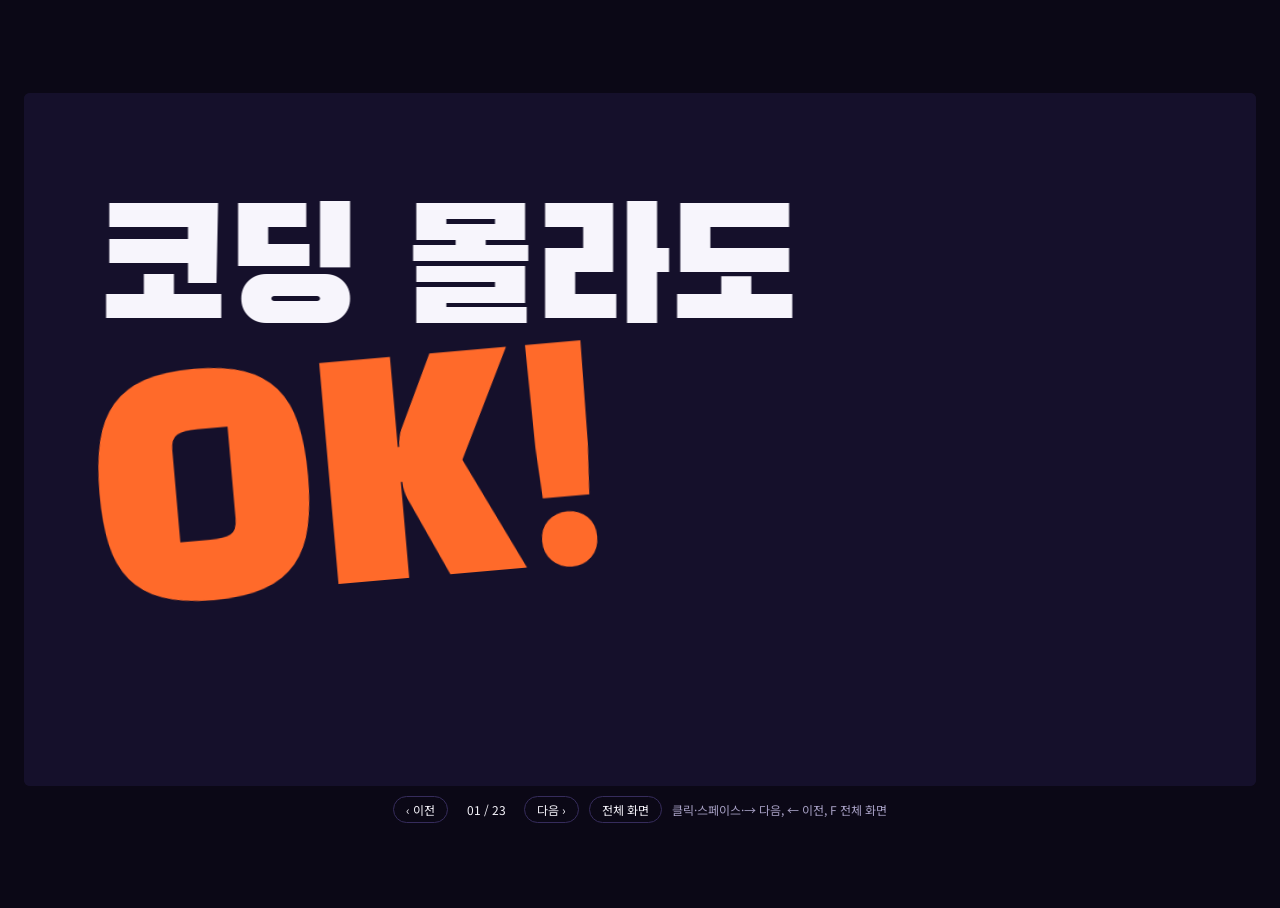
<file: okcoding/index.html>
<!doctype html>
<html lang="ko">
<head>
<meta charset="utf-8">
<meta name="viewport" content="width=device-width, initial-scale=1, viewport-fit=cover">
<meta name="robots" content="noindex">
<title>코딩 몰라도 OK</title>
<meta name="claude:viewport-fit-sides" content="cover">
<link rel="preconnect" href="https://fonts.googleapis.com">
<link rel="preconnect" href="https://fonts.gstatic.com" crossorigin>
<link rel="stylesheet" href="https://fonts.googleapis.com/css2?family=Noto+Sans+KR:wght@400;500;700;900&family=Noto+Serif+KR:wght@400;500&display=swap">
<style>
@font-face{font-family:"BHS Local";src:url("bhs.woff2") format("woff2");font-display:block}

/* Layout: a 16:9 stage on a 12-column grid (6cqw side margins, 5cqw top/bottom).
   Type is left-aligned and hung from the margins; only the quiet beat (10) and the QR handout (22) are centred.
   The rhythm comes from whole colour fields, not ornament: night for the story, paper for the evidence,
   tangerine for the turns, black for the failure, Excel white for the relapse. */
:root{
  --night:#15102B;     /* 이야기 바탕 */
  --paper:#EEECF4;     /* 증거·숫자 바탕 */
  --tan:#FF6A2A;       /* 전환점 */
  --tanDeep:#D4480B;   /* 밝은 바탕 위 탠저린 글자 */
  --black:#000000;     /* 실패 */
  --red:#FF3B30;       /* 실패 표시만 */
  --xl:#107C41;        /* 엑셀 선택 테두리 */
  --onDark:#F7F5FC; --muteDark:#A7A0C4;
  --onLight:#15102B; --muteLight:#5B5570;
  --display:"BHS Local","Black Han Sans","Noto Sans KR",sans-serif;
  --body:"Noto Sans KR","Apple SD Gothic Neo","Malgun Gothic",system-ui,sans-serif;
  color-scheme:dark;
}
html,body{height:100%}
body{background:#0B0816;color:var(--onDark);font-family:var(--body);overflow:hidden;word-break:keep-all}
.wrap{height:100%;box-sizing:border-box;display:flex;flex-direction:column;align-items:center;justify-content:center;gap:10px;
  padding-block:12px;padding-left:max(16px, env(safe-area-inset-left, 0px));padding-right:max(16px, env(safe-area-inset-right, 0px));background:#0B0816}
.stage{position:relative;width:min(100%, calc((100dvh - 80px) * 16 / 9));max-width:100%;aspect-ratio:16/9;overflow:hidden;
  border-radius:6px;container-type:inline-size;cursor:pointer;user-select:none;background:var(--night)}
.wrap:fullscreen{padding:0}
.wrap:fullscreen .bar{display:none}
.wrap:fullscreen .stage{width:min(100vw, calc(100vh * 16 / 9));border-radius:0}
.bar{display:flex;gap:10px;align-items:center;font-size:12px;color:var(--muteDark);flex-wrap:wrap;justify-content:center}
.bar button{font:inherit;color:var(--onDark);background:transparent;border:1px solid #362C5C;border-radius:99px;padding:4px 12px;cursor:pointer}
.bar button:hover{border-color:var(--tan)}
.bar button:focus-visible{outline:2px solid var(--tan);outline-offset:2px}
#pos{font-variant-numeric:tabular-nums;min-width:56px;text-align:center;color:var(--onDark)}
.rot{display:none}
@media (orientation:portrait) and (max-width:700px){ .rot{display:inline} }

/* grounds */
.slide{position:absolute;inset:0;visibility:hidden;overflow:hidden}
.slide.on{visibility:visible}
.bg-night{background:var(--night);color:var(--onDark)}
.bg-paper{background:var(--paper);color:var(--onLight)}
.bg-tan{background:var(--tan);color:var(--onLight)}
.bg-black{background:var(--black);color:var(--onDark)}
.bg-white{background:#fff;color:#111}
.frame{position:absolute;inset:0;box-sizing:border-box;padding:5cqw 6cqw;display:flex;flex-direction:column;z-index:1}
.shake{position:absolute;inset:0}

/* type scale */
.mega{font:400 21cqw/.9 var(--display);letter-spacing:-.015em;margin:0}
.xl{font:400 13cqw/.98 var(--display);letter-spacing:-.012em;margin:0}
.lg{font:400 9cqw/1.04 var(--display);letter-spacing:-.01em;margin:0}
.md{font:400 6cqw/1.12 var(--display);margin:0}
.sm{font:400 4.2cqw/1.22 var(--display);margin:0}
.lede{font:500 2.8cqw/1.45 var(--body);margin:0}
.cap{font:400 2cqw/1.5 var(--body);margin:0}
.dim-d{color:var(--muteDark)} .dim-l{color:var(--muteLight)}
.c-tan{color:var(--tan)} .c-tanD{color:var(--tanDeep)} .c-red{color:var(--red)}
.nw{white-space:nowrap}
.c{display:inline-block;will-change:transform,filter}
.k{display:inline-block}
.ink70{color:rgba(21,16,43,.72)}

/* device */
.phone{position:absolute;width:calc(var(--w)*1cqw);padding:calc(var(--w)*.022cqw);border-radius:calc(var(--w)*.14cqw);background:#000;
  box-shadow:0 0 0 .12cqw rgba(255,255,255,.16);box-sizing:border-box;z-index:2}
.bg-paper .phone,.bg-tan .phone{background:var(--onLight);box-shadow:none}
.screen{position:relative;overflow:hidden;border-radius:calc(var(--w)*.12cqw);aspect-ratio:9/18.5;background:#fff}
.screen > img{position:absolute;inset:0;width:100%;height:100%;object-fit:cover;object-position:top;display:block}
a.plink{display:block;color:inherit;text-decoration:none}
a.plink:focus-visible,.qcard:focus-visible{outline:.3cqw solid var(--tan);outline-offset:.6cqw;border-radius:2cqw}

/* spreadsheet */
.sheet{position:absolute;display:grid;background:#fff;font-family:var(--body);color:#202124;overflow:hidden}
.sheet > div{border-right:1px solid #DADCE0;border-bottom:1px solid #DADCE0;box-sizing:border-box;position:relative}
.sheet .hd{background:#F3F3F3;color:#5F6368;font-size:1.05cqw;display:flex;align-items:center;justify-content:center}
.sheet .hd.on{background:#D3E9DC;color:#0B5A2F;font-weight:700}
.sheet .f i{position:absolute;left:12%;right:18%;top:36%;bottom:36%;background:#B9BDC6;border-radius:.2cqw;transform-origin:left;display:block}
.sheet .f.w i{right:40%}
.fxbar{position:absolute;left:0;right:0;top:0;height:4cqw;background:#fff;border-bottom:1px solid #DADCE0;display:flex;align-items:center;font-family:var(--body);color:#202124;z-index:2}
.fxbar .nb{width:9cqw;height:100%;display:flex;align-items:center;padding-left:1.2cqw;box-sizing:border-box;border-right:1px solid #DADCE0;font-size:1.4cqw}
.fxbar .fx{padding:0 1.4cqw;font:italic 600 1.5cqw Georgia,serif;color:#5F6368;border-right:1px solid #DADCE0;height:100%;display:flex;align-items:center}
.fxbar .fv{padding-left:1.4cqw;font-size:1.6cqw}
.merged{position:absolute;background:#fff;box-shadow:inset 0 0 0 .32cqw var(--xl);display:flex;align-items:center;padding-left:2cqw;box-sizing:border-box;z-index:3;color:#111}
.merged::after{content:"";position:absolute;right:-.55cqw;bottom:-.55cqw;width:1.1cqw;height:1.1cqw;background:var(--xl);border:.18cqw solid #fff}
.xcaret{display:inline-block;width:.35cqw;height:9cqw;background:#111;margin-left:.6cqw;vertical-align:-.6cqw;animation:blink 1s steps(1) infinite}
.sel{position:absolute;box-shadow:inset 0 0 0 .28cqw var(--xl);z-index:3;pointer-events:none}
@keyframes blink{50%{opacity:0}}

/* 09 recreated input card */
.app{padding:2cqw 1.6cqw;color:#111;font-family:var(--body);background:#fff;height:100%;box-sizing:border-box}
.app .a1{font-size:1.05cqw;color:#666}
.app .a2{display:flex;justify-content:space-between;align-items:flex-end;margin-top:.4cqw}
.app .a2 b{font-size:2.5cqw;font-weight:900}
.app .a2 span{font-size:1.1cqw;border-bottom:.14cqw solid #111;padding-bottom:.1cqw}
.app hr{border:0;border-top:.12cqw solid #e5e5e5;margin:1.4cqw -1.6cqw}
.app .sec{display:flex;justify-content:space-between;align-items:baseline;border-bottom:.2cqw solid #111;padding-bottom:.8cqw}
.app .sec b{font-size:1.75cqw;font-weight:900}
.app .sec span{font-size:1.1cqw;color:#666}
.gcard{border:.14cqw solid #e2e2e2;border-radius:1.3cqw;padding:1.4cqw;margin-top:1.3cqw;transition:border-color .2s}
.gcard.done{border-color:#111}
.gcard .r1{display:flex;justify-content:space-between;align-items:center}
.gcard .r1 b{font-size:1.9cqw;font-weight:900}
.gcard .r1 em{font-style:normal;font-size:1.05cqw;border:.14cqw solid #111;border-radius:.6cqw;padding:.05cqw .55cqw;margin-left:.6cqw;font-weight:700}
.gcard .r1 i{font-style:normal;font-size:1.7cqw;font-weight:900}
.gcard .r2{font-size:1.35cqw;font-weight:700;margin-top:.8cqw}
.gcard .r2 u{font-weight:400;color:#666;margin-left:.5cqw}
.gcard .r3{font-size:1.1cqw;color:#888;margin-top:.4cqw}
.btns{display:grid;grid-template-columns:1fr 1fr;gap:.9cqw;margin-top:1.3cqw}
.btns div{border:.22cqw solid #111;border-radius:1cqw;text-align:center;font-size:2cqw;font-weight:900;padding:1.2cqw 0;position:relative;overflow:hidden}
.btns .win.pressed{background:#111;color:#fff}
.ripple{position:absolute;left:50%;top:50%;width:1cqw;height:1cqw;margin:-.5cqw 0 0 -.5cqw;border-radius:50%;background:rgba(255,255,255,.5);transform:scale(0)}
.okline{font-size:1.15cqw;color:#1a7f37;font-weight:700;margin-top:.9cqw;opacity:0}
.gcard.ghost{opacity:.45}
.cursor{position:absolute;left:0;top:0;width:3.4cqw;height:3.4cqw;margin:-1.7cqw 0 0 -1.7cqw;border-radius:50%;
  background:rgba(255,106,42,.32);border:.25cqw solid var(--tan);z-index:5;pointer-events:none;opacity:0}
.numbox{display:inline-block;overflow:hidden;height:12cqw;line-height:12cqw;vertical-align:bottom}
.numbox .num{display:inline-block;font:400 12cqw/12cqw var(--display);color:var(--tan);font-variant-numeric:tabular-nums}

/* 14 chat */
.win14{position:absolute;left:9cqw;top:4.5cqw;width:82cqw;height:47cqw;background:#FAF9F6;border-radius:1.8cqw;z-index:1;
  display:grid;grid-template-rows:auto 1fr auto;color:#2A2925;overflow:hidden}
.win14 .top{display:flex;justify-content:space-between;align-items:center;padding:1.8cqw 2.6cqw 0;font-size:1.5cqw;color:#7C786E}
.win14 .top span:last-child{border:1px solid #CFCAC0;border-radius:99px;padding:.25cqw 1.1cqw;font-size:1.35cqw}
.thread{display:flex;flex-direction:column;justify-content:flex-end;gap:2.2cqw;padding:0 7cqw 2cqw;min-height:0}
.ubub{align-self:flex-end;background:#E9E6DD;border-radius:1.8cqw;padding:1.3cqw 2.2cqw;font-size:2.8cqw;font-weight:500}
.areply .who{font-size:1.3cqw;font-weight:700;color:#7C786E;letter-spacing:.06em;margin-bottom:.7cqw}
.areply p{margin:0;font-family:"Noto Serif KR",Georgia,serif;font-size:2.35cqw;line-height:1.65;min-height:1.65em}
.dots{display:flex;gap:.7cqw;height:1.2cqw;align-items:center}
.dots span{width:1cqw;height:1cqw;border-radius:50%;background:#C2603E;animation:pulse 1s infinite ease-in-out}
.dots span:nth-child(2){animation-delay:.15s}.dots span:nth-child(3){animation-delay:.3s}
@keyframes pulse{0%,100%{opacity:.25;transform:scale(.8)}50%{opacity:1;transform:scale(1)}}
.composer{margin:0 7cqw 2.6cqw;display:flex;align-items:center;gap:1.2cqw;background:#fff;border:1px solid #D6D1C6;border-radius:1.6cqw;padding:1.2cqw 1.2cqw 1.2cqw 2.2cqw}
.field{flex:1;min-width:0;font-size:2.2cqw;white-space:nowrap;overflow:hidden}
.field .ph{color:#8C887E}
.field .car{display:inline-block;width:.16cqw;height:2.2cqw;background:#2A2925;vertical-align:middle;animation:blink 1s steps(1) infinite}
.send{width:3.8cqw;height:3.8cqw;border-radius:1cqw;background:#D6D1C6;display:grid;place-items:center;color:#fff;transition:background .2s}
.send svg{width:1.9cqw;height:1.9cqw}
.send.ready{background:#C2603E}

/* 16 medals */
.medals{display:grid;grid-template-columns:repeat(4,auto);justify-content:start;column-gap:0;margin-top:1cqw}
.medals div{padding:0 2.2cqw;border-left:1px solid rgba(247,245,252,.22)}
.medals div:first-child{padding-left:0;border-left:0}
.medals b{display:block;font:400 6.6cqw/1 var(--display);font-variant-numeric:tabular-nums}
.medals span{display:block;font-size:2cqw;color:var(--muteDark);margin-top:.6cqw}
.ul{display:block;height:.35cqw;background:var(--tan);margin-top:.5cqw}

/* 22 QR */
.qrs{display:flex;justify-content:center;gap:10cqw;margin-top:3.6cqw}
.qcard{display:flex;flex-direction:column;align-items:center;gap:1.6cqw;text-decoration:none;color:inherit;cursor:pointer}
.qr{width:24cqw;height:24cqw;background:#fff;border-radius:1.2cqw;padding:1.8cqw;box-sizing:border-box}
.qr svg{display:block;width:100%;height:100%}
.qt{text-align:center}

/* 23 closing panel */
.panel{position:absolute;inset:0;background:var(--tan);color:var(--onLight);z-index:4}

.nojs{position:absolute;inset:0;display:flex;align-items:center;justify-content:center;text-align:center;padding:0 8cqw;font-size:2.4cqw;line-height:1.7;color:var(--muteDark);z-index:9;background:var(--night)}
.nojs b{color:var(--tan)}
@media (prefers-reduced-motion: reduce){ .gcard,.send{transition:none} .xcaret,.dots span,.field .car{animation:none} }
</style>
</head>
<body>


<div class="wrap" id="wrap">
  <div class="stage" id="stage" role="region" aria-label="발표 슬라이드. 클릭하거나 스페이스, 오른쪽 화살표로 넘깁니다">
    <div class="nojs" id="nojs"><p style="margin:0">이 화면이 보이면 미리보기 창이라 슬라이드가 움직이지 않는 상태입니다.<br>크롬, 엣지, 사파리 같은 브라우저로 열어 주세요.</p></div>

    <!-- 01 제목 -->
    <section class="slide bg-night" id="s01"><div class="shake">
      <div class="frame" style="justify-content:flex-end">
        <p class="xl" data-s="0" data-fx="kinetic">코딩 몰라도</p>
        <p class="mega c-tan" style="font-size:24cqw;line-height:.86;margin-top:2.2cqw"><span class="k" data-s="0" data-fx="stamp" data-rot="-5" data-at="1.0" style="transform-origin:20% 60%">OK!</span></p>
        <div style="display:flex;justify-content:space-between;align-items:baseline;margin-top:2.4cqw">
          <p class="lede" style="font-weight:700;font-size:3.2cqw" data-s="0" data-fx="up" data-at="1.5">우리 학교 체육대회 앱 만들기</p>
          <p class="lede dim-d" data-s="0" data-fx="up" data-at="1.7">임대관</p>
        </div>
      </div>
    </div></section>

    <!-- 02 앱 세 개 -->
    <section class="slide bg-paper" id="s02">
      <div style="position:absolute;left:0;right:0;top:4cqw;display:flex;justify-content:center;gap:8cqw;z-index:1">
        <div style="position:relative;width:19cqw">
          <div class="phone" style="--w:19;position:relative" data-s="0" data-fx="rise"><div class="screen"><img src="input_daily.jpg" alt="대구 결과입력"></div></div>
          <p class="cap" style="margin-top:1.4cqw" data-s="0" data-fx="up" data-at=".4"><b style="font-size:2.3cqw">결과입력</b><br><span class="dim-l">제가 만든 앱</span></p>
          <span class="mega c-tanD" style="position:absolute;right:-6cqw;top:-2.2cqw;font-size:12cqw;z-index:3" data-s="1" data-fx="pop">?</span>
        </div>
        <div style="width:19cqw" data-s="1" data-fx="dim">
          <div class="phone" style="--w:19;position:relative" data-s="0" data-fx="rise" data-at=".12"><div class="screen"><img src="live_poster.jpg" alt="대구 고등부 실시간 결과"></div></div>
          <p class="cap" style="margin-top:1.4cqw" data-s="0" data-fx="up" data-at=".5"><b style="font-size:2.3cqw">실시간 결과</b><br><span class="dim-l">제가 만든 앱</span></p>
        </div>
        <div style="width:19cqw" data-s="1" data-fx="dim">
          <div class="phone" style="--w:19;position:relative" data-s="0" data-fx="rise" data-at=".24"><div class="screen"><img src="gj_order.jpg" alt="구지중 체육 한마당"></div></div>
          <p class="cap nw" style="margin-top:1.4cqw" data-s="0" data-fx="up" data-at=".6"><b style="font-size:2.3cqw">구지중 체육 한마당</b><br><span class="dim-l">시작하게 해 준 앱</span></p>
        </div>
      </div>
    </section>

    <!-- 03 새 일 -->
    <section class="slide bg-night" id="s03">
      <div class="frame">
        <p class="mega c-tan nw" style="font-size:22cqw" data-s="0" data-fx="zoom">2026. 7.</p>
        <div style="margin-top:auto">
          <p class="lede dim-d" data-s="1" data-fx="up">장학사 시험 합격, 그리고 맡게 된 일</p>
          <p class="md" style="margin-top:1.2cqw" data-s="2" data-fx="up">제107회 전국체전<br>대구 고등부 상황실</p>
        </div>
      </div>
    </section>

    <!-- 04 상황실의 원래 일 -->
    <section class="slide bg-paper" id="s04">
      <div class="frame" style="justify-content:center;width:52cqw">
        <p class="lg" data-s="1" data-fx="up">전화하고,</p>
        <p class="lg" data-s="1" data-fx="up" data-at=".45">받아 적고,</p>
        <p class="lg" data-s="1" data-fx="up" data-at=".9">옮기고.</p>
      </div>
      <div class="sheet" id="sh04" style="left:55cqw;top:7cqw;border:1px solid #C9CBD1" data-s="0" data-fx="fade"></div>
    </section>

    <!-- 05 구지중 -->
    <section class="slide bg-night" id="s05">
      <div class="frame" style="width:60cqw">
        <p class="md" data-s="0" data-fx="up">안내가 아니라,</p>
        <p class="mega c-tan" style="font-size:22cqw;margin-top:1cqw" data-s="1" data-fx="stamp" data-rot="0">집계</p>
        <div style="margin-top:auto">
          <p class="lede" data-s="1" data-fx="up" data-at=".5">진행 순서, 종목 결과, 종합 순위가<br>30초마다 저절로 새로 고쳐집니다</p>
          <p class="cap dim-d" style="margin-top:1.4cqw" data-s="0" data-fx="up">구지중학교 2026 체육 한마당</p>
        </div>
      </div>
      <div class="phone" style="--w:23;left:66cqw;top:4cqw" data-s="0" data-fx="right"><div class="screen">
        <img src="gj_order.jpg" alt="구지중 진행 순서">
        <img src="gj_result.jpg" alt="구지중 종목 결과" data-s="1" data-fx="fade" data-at=".9">
        <img src="gj_rank.jpg" alt="구지중 종합 순위" data-s="1" data-fx="fade" data-at="2.2">
      </div></div>
    </section>

    <!-- 06 누가 -->
    <section class="slide bg-tan" id="s06">
      <div class="frame">
        <p class="lede ink70" data-s="0" data-fx="up">체육대회 날 결과를 넣은 사람</p>
        <div style="margin-top:auto">
          <p class="lg" data-s="1" data-fx="up">체육과가 아닌</p>
          <p class="xl" style="font-size:15cqw" data-s="1" data-fx="up" data-at=".3">부장 선생님</p>
        </div>
      </div>
    </section>

    <!-- 07 생각 하나 -->
    <section class="slide bg-night" id="s07">
      <div class="frame">
        <p class="sm" style="font-size:4.6cqw;min-height:5.6cqw" data-s="0" data-fx="type" data-text="학교 체육대회 집계가 된다면,"></p>
        <p class="mega c-tan nw" style="font-size:16cqw;margin-top:auto" data-s="1" data-fx="zoom">전국체전도?</p>
      </div>
    </section>

    <!-- 08 판이 커지다 -->
    <section class="slide bg-paper" id="s08">
      <div style="position:absolute;inset:0;display:grid;grid-template-columns:1fr 1fr;padding:5cqw 6cqw;box-sizing:border-box;align-items:center;z-index:1">
        <div data-s="0" data-fx="up" style="padding-right:4cqw">
          <p class="lede dim-l">학교 체육대회 하루</p>
          <p class="nw" style="margin:0"><span class="mega" style="font-size:27cqw">15</span><span class="sm" style="margin-left:1cqw">개 순서</span></p>
          <p class="cap dim-l" style="margin-top:1.2cqw">개회식부터 시상까지, 한 운동장</p>
        </div>
        <div style="padding-left:4cqw;border-left:1px solid #C7C3D4" data-s="1" data-fx="up">
          <p class="lede dim-l">전국체전 대구 고등부 하루</p>
          <p class="nw c-tanD" style="margin:0"><span class="mega" style="font-size:27cqw" data-s="1" data-fx="count" data-to="70" data-at=".2">70</span><span class="sm" style="margin-left:1cqw">경기</span></p>
          <p class="cap dim-l" style="margin-top:1.2cqw">종목도 경기장도 제주 곳곳에</p>
        </div>
      </div>
    </section>

    <!-- 09 결과입력 -->
    <section class="slide bg-night" id="s09">
      <div class="frame" style="width:58cqw;justify-content:center">
        <p class="cap dim-d" data-s="0" data-fx="up">대구에서 미리 만든 결과입력</p>
        <p class="xl" style="font-size:11.5cqw;margin-top:1cqw" data-s="0" data-fx="up">누르면 끝.</p>
        <p class="lede dim-d" style="margin-top:2cqw" data-s="0" data-fx="up">경기가 끝나면 승이나 패를 한 번.<br>상황실에 바로 모입니다.</p>
        <p style="margin:3cqw 0 0;display:flex;align-items:flex-end;gap:1.6cqw" data-s="0" data-fx="up"><span class="lede" style="padding-bottom:1.4cqw">오늘 미입력</span><span class="numbox"><span class="num" id="miss">17</span></span></p>
      </div>
      <div class="phone" style="--w:28;left:63cqw;top:5cqw" data-s="0" data-fx="right" data-at=".15"><div class="screen" id="appScreen">
        <div class="app">
          <div class="a1">제107회 전국체육대회 · 대구 고등부</div>
          <div class="a2"><b>결과입력</b><span>입력자 임대관</span></div>
          <hr>
          <div class="sec"><b>소프트테니스 여고</b><span id="secCount">2경기 · 미입력 1</span></div>
          <div class="gcard" id="gcard">
            <div class="r1"><div><b>단체전</b><em>준결승</em></div><i>09:00</i></div>
            <div class="r2">대구여고 7명<u>명단 보기</u></div>
            <div class="r3">연정정구장</div>
            <div class="btns"><div class="win" id="win">승<span class="ripple" id="ripple"></span></div><div>패</div></div>
            <div class="okline" id="okline">입력 완료 · 상황실로 전송</div>
          </div>
          <div class="gcard ghost">
            <div class="r1"><div><b>단체전</b><em>결승</em></div><i>14:00</i></div>
            <div class="r2">대구여고 7명<u>명단 보기</u></div>
            <div class="r3">이전 경기 결과 대기</div>
          </div>
        </div>
        <div class="cursor" id="cursor"></div>
      </div></div>
    </section>

    <!-- 10 전환 -->
    <section class="slide bg-night" id="s10">
      <div class="frame" style="justify-content:center;align-items:center;text-align:center">
        <p class="md" style="font-size:5cqw" data-s="0" data-fx="up">준비는 끝났다고 생각했습니다.</p>
        <p class="lede dim-d" style="margin-top:2.4cqw" data-s="1" data-fx="slow">제주로 내려가기 전까지는요.</p>
      </div>
    </section>

    <!-- 11 사용 못 함 -->
    <section class="slide bg-black" id="s11"><div class="shake">
      <div class="phone" id="p11" style="--w:23;left:38.5cqw;top:4.5cqw" data-s="0" data-fx="rise"><div class="screen"><img src="input_daily.jpg" alt="대구 결과입력"></div></div>
      <div class="k c-red" style="position:absolute;left:23cqw;top:20cqw;z-index:4;border:.9cqw solid var(--red);border-radius:1.6cqw;padding:.6cqw 3.2cqw;font:400 11cqw/1.1 var(--display);background:rgba(0,0,0,.72);white-space:nowrap" data-s="1" data-fx="stamp" data-rot="-8">사용 못 함</div>
    </div></section>

    <!-- 12 왜 -->
    <section class="slide bg-black" id="s12">
      <div class="frame" style="justify-content:center">
        <p class="md" style="font-size:5.4cqw" data-s="0" data-fx="up">앱이 아니라, 사람이 안 맞았습니다</p>
        <div style="margin-top:3.4cqw;display:flex;flex-direction:column;gap:1.2cqw">
          <p class="sm why dim-d" style="font-size:3.6cqw" data-s="1" data-fx="up">순방 계획은 현장에서 계속 바뀌고</p>
          <p class="sm why dim-d" style="font-size:3.6cqw" data-s="2" data-fx="up">모든 경기를 돌 수는 없고</p>
          <p class="sm why dim-d" style="font-size:3.6cqw" data-s="3" data-fx="up">입력 협조는 알 수 없고</p>
        </div>
        <p class="lg c-red" style="font-size:7cqw;margin-top:3.4cqw" data-s="4" data-fx="up" data-at=".3">입력할 사람이 없는 입력 앱</p>
      </div>
    </section>

    <!-- 13 다시 엑셀 -->
    <section class="slide bg-white" id="s13">
      <div class="fxbar"><span class="nb">B6</span><span class="fx">fx</span><span class="fv" id="fv13"></span></div>
      <div class="sheet" id="sh13" style="left:0;top:4cqw"></div>
      <div class="merged" style="left:12cqw;top:24.6cqw;width:64cqw;height:13.2cqw"><span id="xl13" style="font:400 9.6cqw/1 var(--display)"></span><span class="xcaret"></span></div>
    </section>

    <!-- 14 그 질문 한 줄 -->
    <section class="slide bg-night" id="s14">
      <div class="win14" data-s="0" data-fx="rise">
        <div class="top"><span>제107회 전국체전, 제주 상황실</span><span>재연 화면</span></div>
        <div class="thread">
          <div class="ubub" id="q14">대회 홈페이지 경기 결과와 연동할 수 있어?</div>
          <div class="dots" id="dots14"><span></span><span></span><span></span></div>
          <div class="areply" id="a14"><div class="who">CLAUDE</div><p id="at14">네, 가능합니다. 경기 결과가 올라오는 홈페이지 주소를 알려 주세요. 그 페이지에서 대구 선수들 결과만 골라 오도록 만들어 볼게요.</p></div>
        </div>
        <div class="composer"><div class="field"><span id="ty14"></span><span class="car" id="car14"></span><span class="ph" id="ph14">Claude에게 보내기</span></div>
          <div class="send" id="send14"><svg viewBox="0 0 24 24" fill="none" stroke="currentColor" stroke-width="2.4" stroke-linecap="round" stroke-linejoin="round"><path d="M12 19V5M5.5 11.5 12 5l6.5 6.5"/></svg></div></div>
      </div>
    </section>

    <!-- 15 질문이 바뀌다 -->
    <section class="slide bg-tan" id="s15">
      <div class="frame" style="justify-content:center">
        <p class="md" style="position:relative;display:inline-block;align-self:flex-start;color:rgba(21,16,43,.6)" data-s="0" data-fx="up">누가 입력하지?<span style="position:absolute;left:-2%;top:50%;width:104%;height:.6cqw;background:var(--onLight);display:block" data-s="1" data-fx="draw"></span></p>
        <p class="xl" style="font-size:12cqw;margin-top:3cqw" data-s="2" data-fx="zoom">결과가 이미<br>어디에 있지?</p>
      </div>
    </section>

    <!-- 16 실시간 결과 -->
    <section class="slide bg-night" id="s16">
      <div class="phone" style="--w:26;left:6cqw;top:4cqw" data-s="0" data-fx="left"><div class="screen" style="aspect-ratio:540/958"><video id="vid" src="live.mp4" poster="live_poster.jpg" muted playsinline loop preload="auto" style="position:absolute;inset:0;width:100%;height:100%;object-fit:cover" aria-label="대구 고등부 실시간 결과 화면 녹화"></video></div></div>
      <div class="frame" style="left:35cqw;padding-right:4cqw;justify-content:center">
        <p class="cap dim-d" data-s="0" data-fx="up">제주에 와서 다시 만든 것</p>
        <p class="md nw" style="font-size:5.2cqw;margin-top:.6cqw" data-s="0" data-fx="up">대구 고등부 실시간 결과</p>
        <div class="medals" data-s="0" data-fx="up" style="margin-top:3cqw">
          <div><b data-s="0" data-fx="count" data-to="22" data-at=".5">22</b><span>금</span></div>
          <div><b data-s="0" data-fx="count" data-to="27" data-at=".6">27</b><span>은</span></div>
          <div><b data-s="0" data-fx="count" data-to="34" data-at=".7">34</b><span>동</span></div>
          <div><b data-s="0" data-fx="count" data-to="83" data-at=".8">83</b><span>합계</span></div>
        </div>
        <p class="lede" style="margin-top:3.6cqw;align-self:flex-start" data-s="0" data-fx="up" data-at=".9">갱신 10/21 19:33<span class="ul" data-s="1" data-fx="draw"></span></p>
        <p class="md" style="font-size:4.4cqw;margin-top:1.6cqw" data-s="1" data-fx="up" data-at=".35">아무도 입력하지 않았습니다.</p>
      </div>
    </section>

    <!-- 17 등뼈 문장 -->
    <section class="slide bg-night" id="s17">
      <div class="frame" style="justify-content:flex-end">
        <p class="md dim-d" style="font-size:4.6cqw" data-s="0" data-fx="up">대구에서 만든 건 못 썼습니다.</p>
        <p class="xl c-tan" style="font-size:9.4cqw;margin-top:2.4cqw" data-s="1" data-fx="kinetic">제주에서</p>
        <p class="xl c-tan nw" style="font-size:9.4cqw" data-s="1" data-fx="kinetic" data-at=".25">다시 만들었습니다.</p>
      </div>
    </section>

    <!-- 18 한 바퀴 -->
    <section class="slide bg-paper" id="s18">
      <div class="frame" style="justify-content:center">
        <div style="display:flex;align-items:flex-start;gap:3.4cqw">
          <div data-s="0" data-fx="up"><p class="md nw">학교</p><p class="cap dim-l" style="margin-top:.8cqw">구지중 체육 한마당</p></div>
          <p class="md c-tanD" data-s="1" data-fx="fade">→</p>
          <div data-s="1" data-fx="up" data-at=".25"><p class="md nw">전국체전</p><p class="cap dim-l" style="margin-top:.8cqw">제주 상황실</p></div>
          <p class="md c-tanD" data-s="2" data-fx="fade">→</p>
          <div data-s="2" data-fx="up" data-at=".25"><p class="md nw c-tanD">다시 학교</p><p class="cap dim-l" style="margin-top:.8cqw">여러분의 체육대회</p></div>
        </div>
        <p class="lede" style="margin-top:7cqw" data-s="2" data-fx="up" data-at=".8">이번엔 전국체전에서 배운 걸<br>학교로 돌려드리려 합니다</p>
      </div>
    </section>

    <!-- 19 세 칸 -->
    <section class="slide bg-night" id="s19">
      <div class="frame" style="padding-bottom:0">
        <p class="sm" style="font-size:3.6cqw" data-s="0" data-fx="up">누가 보고, 누가 넣고, 누가 받아 보는지</p>
      </div>
      <div style="position:absolute;left:0;right:0;top:11.5cqw;display:flex;justify-content:center;align-items:flex-start;gap:3cqw;z-index:1">
        <div data-s="0" data-fx="rise" data-at=".2"><a class="plink" href="https://bbonng.github.io/2026sportsday/2026task.html" target="_blank" rel="noopener"><div class="phone" style="--w:16;position:relative"><div class="screen"><img src="dg_notice.jpg" alt="대구일중 체육대회 안내"></div></div></a>
          <p class="sm" style="margin-top:1.4cqw;font-size:3.2cqw">안내</p><p class="cap dim-d" style="font-size:1.7cqw">대구일중 안내장</p></div>
        <p class="md c-tan" style="margin-top:14cqw" data-s="1" data-fx="fade">→</p>
        <div data-s="1" data-fx="rise"><div class="phone" style="--w:16;position:relative"><div class="screen"><img src="input_buttons.jpg" alt="결과입력"></div></div>
          <p class="sm" style="margin-top:1.4cqw;font-size:3.2cqw">입력</p><p class="cap dim-d" style="font-size:1.7cqw">결과입력</p></div>
        <p class="md c-tan" style="margin-top:14cqw" data-s="2" data-fx="fade">→</p>
        <div data-s="2" data-fx="rise"><a class="plink" href="https://script.google.com/macros/s/AKfycbxGfnvcdkiNVsXiE83uAIEO4E96psq7cTBY8jKJxonqG5UxYtzHbdt6dn_RuWKA5Elt/exec" target="_blank" rel="noopener"><div class="phone" style="--w:16;position:relative"><div class="screen"><img src="gj_rank.jpg" alt="구지중 종합 순위"></div></div></a>
          <p class="sm c-tan" style="margin-top:1.4cqw;font-size:3.2cqw">결과</p><p class="cap dim-d" style="font-size:1.7cqw">구지중 종합 순위</p></div>
      </div>
    </section>

    <!-- 20 학교엔 있습니다 -->
    <section class="slide bg-paper" id="s20">
      <div class="phone" style="--w:24;left:6cqw;top:4cqw" data-s="0" data-fx="left"><div class="screen"><img src="input_buttons.jpg" alt="결과입력 승패 버튼 화면"></div></div>
      <div class="frame" style="left:38cqw;justify-content:center">
        <p class="sm dim-l" style="font-size:3.6cqw" data-s="0" data-fx="up">전국체전엔 입력할 사람이 없었지만</p>
        <p class="xl c-tanD" style="font-size:13cqw;margin-top:2cqw" data-s="1" data-fx="zoom">학교엔<br>있습니다</p>
        <p class="lede" style="margin-top:3cqw" data-s="1" data-fx="up" data-at=".5">경기마다 담당 선생님 한 분.<br>체육과가 아니어도 됩니다.</p>
      </div>
    </section>

    <!-- 21 학생이 보는 화면 -->
    <section class="slide bg-night" id="s21">
      <div class="frame" style="width:62cqw;justify-content:center">
        <p class="md dim-d" style="font-size:5cqw" data-s="0" data-fx="up">폐회식이 아니라,</p>
        <p class="xl" style="font-size:8.6cqw;margin-top:1.6cqw" data-s="1" data-fx="up">경기마다 살아나는<br>체육대회</p>
        <p class="cap dim-d" style="margin-top:4cqw" data-s="0" data-fx="up">3학년 종합순위, 구지중 체육 한마당</p>
      </div>
      <div class="phone" style="--w:24;left:70cqw;top:4cqw" data-s="0" data-fx="right"><div class="screen"><img src="gj_rank.jpg" alt="구지중 3학년 종합순위"></div></div>
    </section>

    <!-- 22 직접 열어 보기 -->
    <section class="slide bg-paper" id="s22">
      <div class="frame" style="align-items:center;text-align:center">
        <p class="md" style="font-size:5cqw" data-s="0" data-fx="up">지금 휴대폰으로 열어 보세요</p>
        <div class="qrs">
          <a class="qcard" href="https://bbonng.github.io/2026sportsday/2026task.html" target="_blank" rel="noopener" data-s="0" data-fx="pop" data-at=".3"><div class="qr"><svg viewBox="0 0 33 33" shape-rendering="crispEdges" aria-hidden="true"><path fill="#15102B" d="M0 0h1v1h-1zM1 0h1v1h-1zM2 0h1v1h-1zM3 0h1v1h-1zM4 0h1v1h-1zM5 0h1v1h-1zM6 0h1v1h-1zM9 0h1v1h-1zM11 0h1v1h-1zM13 0h1v1h-1zM14 0h1v1h-1zM16 0h1v1h-1zM17 0h1v1h-1zM18 0h1v1h-1zM19 0h1v1h-1zM21 0h1v1h-1zM23 0h1v1h-1zM26 0h1v1h-1zM27 0h1v1h-1zM28 0h1v1h-1zM29 0h1v1h-1zM30 0h1v1h-1zM31 0h1v1h-1zM32 0h1v1h-1zM0 1h1v1h-1zM6 1h1v1h-1zM10 1h1v1h-1zM12 1h1v1h-1zM13 1h1v1h-1zM14 1h1v1h-1zM15 1h1v1h-1zM17 1h1v1h-1zM21 1h1v1h-1zM24 1h1v1h-1zM26 1h1v1h-1zM32 1h1v1h-1zM0 2h1v1h-1zM2 2h1v1h-1zM3 2h1v1h-1zM4 2h1v1h-1zM6 2h1v1h-1zM8 2h1v1h-1zM10 2h1v1h-1zM11 2h1v1h-1zM13 2h1v1h-1zM16 2h1v1h-1zM17 2h1v1h-1zM18 2h1v1h-1zM19 2h1v1h-1zM21 2h1v1h-1zM22 2h1v1h-1zM23 2h1v1h-1zM26 2h1v1h-1zM28 2h1v1h-1zM29 2h1v1h-1zM30 2h1v1h-1zM32 2h1v1h-1zM0 3h1v1h-1zM2 3h1v1h-1zM3 3h1v1h-1zM4 3h1v1h-1zM6 3h1v1h-1zM8 3h1v1h-1zM9 3h1v1h-1zM10 3h1v1h-1zM14 3h1v1h-1zM15 3h1v1h-1zM16 3h1v1h-1zM22 3h1v1h-1zM23 3h1v1h-1zM24 3h1v1h-1zM26 3h1v1h-1zM28 3h1v1h-1zM29 3h1v1h-1zM30 3h1v1h-1zM32 3h1v1h-1zM0 4h1v1h-1zM2 4h1v1h-1zM3 4h1v1h-1zM4 4h1v1h-1zM6 4h1v1h-1zM8 4h1v1h-1zM11 4h1v1h-1zM12 4h1v1h-1zM15 4h1v1h-1zM17 4h1v1h-1zM18 4h1v1h-1zM21 4h1v1h-1zM22 4h1v1h-1zM23 4h1v1h-1zM26 4h1v1h-1zM28 4h1v1h-1zM29 4h1v1h-1zM30 4h1v1h-1zM32 4h1v1h-1zM0 5h1v1h-1zM6 5h1v1h-1zM8 5h1v1h-1zM9 5h1v1h-1zM10 5h1v1h-1zM13 5h1v1h-1zM15 5h1v1h-1zM16 5h1v1h-1zM17 5h1v1h-1zM22 5h1v1h-1zM24 5h1v1h-1zM26 5h1v1h-1zM32 5h1v1h-1zM0 6h1v1h-1zM1 6h1v1h-1zM2 6h1v1h-1zM3 6h1v1h-1zM4 6h1v1h-1zM5 6h1v1h-1zM6 6h1v1h-1zM8 6h1v1h-1zM10 6h1v1h-1zM12 6h1v1h-1zM14 6h1v1h-1zM16 6h1v1h-1zM18 6h1v1h-1zM20 6h1v1h-1zM22 6h1v1h-1zM24 6h1v1h-1zM26 6h1v1h-1zM27 6h1v1h-1zM28 6h1v1h-1zM29 6h1v1h-1zM30 6h1v1h-1zM31 6h1v1h-1zM32 6h1v1h-1zM8 7h1v1h-1zM12 7h1v1h-1zM14 7h1v1h-1zM15 7h1v1h-1zM18 7h1v1h-1zM20 7h1v1h-1zM21 7h1v1h-1zM22 7h1v1h-1zM0 8h1v1h-1zM2 8h1v1h-1zM3 8h1v1h-1zM4 8h1v1h-1zM5 8h1v1h-1zM6 8h1v1h-1zM9 8h1v1h-1zM10 8h1v1h-1zM13 8h1v1h-1zM14 8h1v1h-1zM15 8h1v1h-1zM16 8h1v1h-1zM17 8h1v1h-1zM19 8h1v1h-1zM24 8h1v1h-1zM26 8h1v1h-1zM27 8h1v1h-1zM28 8h1v1h-1zM29 8h1v1h-1zM30 8h1v1h-1zM0 9h1v1h-1zM2 9h1v1h-1zM3 9h1v1h-1zM8 9h1v1h-1zM9 9h1v1h-1zM10 9h1v1h-1zM14 9h1v1h-1zM18 9h1v1h-1zM19 9h1v1h-1zM20 9h1v1h-1zM21 9h1v1h-1zM23 9h1v1h-1zM26 9h1v1h-1zM27 9h1v1h-1zM29 9h1v1h-1zM30 9h1v1h-1zM31 9h1v1h-1zM32 9h1v1h-1zM2 10h1v1h-1zM4 10h1v1h-1zM6 10h1v1h-1zM7 10h1v1h-1zM8 10h1v1h-1zM11 10h1v1h-1zM15 10h1v1h-1zM18 10h1v1h-1zM20 10h1v1h-1zM24 10h1v1h-1zM25 10h1v1h-1zM26 10h1v1h-1zM28 10h1v1h-1zM30 10h1v1h-1zM31 10h1v1h-1zM0 11h1v1h-1zM2 11h1v1h-1zM8 11h1v1h-1zM11 11h1v1h-1zM12 11h1v1h-1zM14 11h1v1h-1zM20 11h1v1h-1zM21 11h1v1h-1zM22 11h1v1h-1zM23 11h1v1h-1zM25 11h1v1h-1zM26 11h1v1h-1zM28 11h1v1h-1zM29 11h1v1h-1zM30 11h1v1h-1zM32 11h1v1h-1zM0 12h1v1h-1zM6 12h1v1h-1zM10 12h1v1h-1zM15 12h1v1h-1zM18 12h1v1h-1zM22 12h1v1h-1zM23 12h1v1h-1zM27 12h1v1h-1zM28 12h1v1h-1zM29 12h1v1h-1zM0 13h1v1h-1zM1 13h1v1h-1zM5 13h1v1h-1zM7 13h1v1h-1zM12 13h1v1h-1zM13 13h1v1h-1zM14 13h1v1h-1zM15 13h1v1h-1zM16 13h1v1h-1zM17 13h1v1h-1zM19 13h1v1h-1zM20 13h1v1h-1zM23 13h1v1h-1zM25 13h1v1h-1zM26 13h1v1h-1zM27 13h1v1h-1zM29 13h1v1h-1zM30 13h1v1h-1zM31 13h1v1h-1zM32 13h1v1h-1zM0 14h1v1h-1zM1 14h1v1h-1zM3 14h1v1h-1zM4 14h1v1h-1zM5 14h1v1h-1zM6 14h1v1h-1zM7 14h1v1h-1zM10 14h1v1h-1zM11 14h1v1h-1zM13 14h1v1h-1zM14 14h1v1h-1zM18 14h1v1h-1zM20 14h1v1h-1zM22 14h1v1h-1zM24 14h1v1h-1zM25 14h1v1h-1zM26 14h1v1h-1zM30 14h1v1h-1zM31 14h1v1h-1zM1 15h1v1h-1zM2 15h1v1h-1zM8 15h1v1h-1zM9 15h1v1h-1zM13 15h1v1h-1zM16 15h1v1h-1zM20 15h1v1h-1zM21 15h1v1h-1zM23 15h1v1h-1zM25 15h1v1h-1zM26 15h1v1h-1zM27 15h1v1h-1zM28 15h1v1h-1zM29 15h1v1h-1zM30 15h1v1h-1zM0 16h1v1h-1zM2 16h1v1h-1zM3 16h1v1h-1zM4 16h1v1h-1zM6 16h1v1h-1zM10 16h1v1h-1zM14 16h1v1h-1zM16 16h1v1h-1zM17 16h1v1h-1zM19 16h1v1h-1zM20 16h1v1h-1zM22 16h1v1h-1zM24 16h1v1h-1zM25 16h1v1h-1zM27 16h1v1h-1zM28 16h1v1h-1zM29 16h1v1h-1zM32 16h1v1h-1zM1 17h1v1h-1zM2 17h1v1h-1zM4 17h1v1h-1zM5 17h1v1h-1zM7 17h1v1h-1zM11 17h1v1h-1zM12 17h1v1h-1zM13 17h1v1h-1zM17 17h1v1h-1zM18 17h1v1h-1zM19 17h1v1h-1zM20 17h1v1h-1zM23 17h1v1h-1zM26 17h1v1h-1zM27 17h1v1h-1zM29 17h1v1h-1zM30 17h1v1h-1zM31 17h1v1h-1zM32 17h1v1h-1zM0 18h1v1h-1zM2 18h1v1h-1zM3 18h1v1h-1zM4 18h1v1h-1zM5 18h1v1h-1zM6 18h1v1h-1zM7 18h1v1h-1zM10 18h1v1h-1zM12 18h1v1h-1zM13 18h1v1h-1zM15 18h1v1h-1zM17 18h1v1h-1zM27 18h1v1h-1zM28 18h1v1h-1zM30 18h1v1h-1zM31 18h1v1h-1zM0 19h1v1h-1zM1 19h1v1h-1zM3 19h1v1h-1zM5 19h1v1h-1zM8 19h1v1h-1zM9 19h1v1h-1zM12 19h1v1h-1zM13 19h1v1h-1zM14 19h1v1h-1zM15 19h1v1h-1zM17 19h1v1h-1zM18 19h1v1h-1zM21 19h1v1h-1zM22 19h1v1h-1zM23 19h1v1h-1zM26 19h1v1h-1zM27 19h1v1h-1zM28 19h1v1h-1zM29 19h1v1h-1zM30 19h1v1h-1zM31 19h1v1h-1zM32 19h1v1h-1zM3 20h1v1h-1zM6 20h1v1h-1zM8 20h1v1h-1zM9 20h1v1h-1zM11 20h1v1h-1zM12 20h1v1h-1zM13 20h1v1h-1zM14 20h1v1h-1zM15 20h1v1h-1zM16 20h1v1h-1zM19 20h1v1h-1zM23 20h1v1h-1zM28 20h1v1h-1zM29 20h1v1h-1zM31 20h1v1h-1zM32 20h1v1h-1zM0 21h1v1h-1zM1 21h1v1h-1zM2 21h1v1h-1zM3 21h1v1h-1zM4 21h1v1h-1zM7 21h1v1h-1zM12 21h1v1h-1zM15 21h1v1h-1zM17 21h1v1h-1zM18 21h1v1h-1zM19 21h1v1h-1zM20 21h1v1h-1zM21 21h1v1h-1zM23 21h1v1h-1zM24 21h1v1h-1zM25 21h1v1h-1zM26 21h1v1h-1zM30 21h1v1h-1zM32 21h1v1h-1zM0 22h1v1h-1zM2 22h1v1h-1zM3 22h1v1h-1zM4 22h1v1h-1zM6 22h1v1h-1zM7 22h1v1h-1zM8 22h1v1h-1zM9 22h1v1h-1zM14 22h1v1h-1zM15 22h1v1h-1zM16 22h1v1h-1zM17 22h1v1h-1zM22 22h1v1h-1zM24 22h1v1h-1zM29 22h1v1h-1zM31 22h1v1h-1zM0 23h1v1h-1zM2 23h1v1h-1zM7 23h1v1h-1zM10 23h1v1h-1zM11 23h1v1h-1zM12 23h1v1h-1zM13 23h1v1h-1zM15 23h1v1h-1zM20 23h1v1h-1zM21 23h1v1h-1zM22 23h1v1h-1zM23 23h1v1h-1zM24 23h1v1h-1zM26 23h1v1h-1zM27 23h1v1h-1zM29 23h1v1h-1zM30 23h1v1h-1zM0 24h1v1h-1zM2 24h1v1h-1zM6 24h1v1h-1zM8 24h1v1h-1zM9 24h1v1h-1zM11 24h1v1h-1zM13 24h1v1h-1zM15 24h1v1h-1zM16 24h1v1h-1zM17 24h1v1h-1zM18 24h1v1h-1zM22 24h1v1h-1zM24 24h1v1h-1zM25 24h1v1h-1zM26 24h1v1h-1zM27 24h1v1h-1zM28 24h1v1h-1zM31 24h1v1h-1zM8 25h1v1h-1zM9 25h1v1h-1zM10 25h1v1h-1zM11 25h1v1h-1zM12 25h1v1h-1zM13 25h1v1h-1zM18 25h1v1h-1zM19 25h1v1h-1zM20 25h1v1h-1zM24 25h1v1h-1zM28 25h1v1h-1zM30 25h1v1h-1zM32 25h1v1h-1zM0 26h1v1h-1zM1 26h1v1h-1zM2 26h1v1h-1zM3 26h1v1h-1zM4 26h1v1h-1zM5 26h1v1h-1zM6 26h1v1h-1zM11 26h1v1h-1zM14 26h1v1h-1zM15 26h1v1h-1zM18 26h1v1h-1zM22 26h1v1h-1zM23 26h1v1h-1zM24 26h1v1h-1zM26 26h1v1h-1zM28 26h1v1h-1zM30 26h1v1h-1zM31 26h1v1h-1zM0 27h1v1h-1zM6 27h1v1h-1zM8 27h1v1h-1zM10 27h1v1h-1zM12 27h1v1h-1zM13 27h1v1h-1zM20 27h1v1h-1zM21 27h1v1h-1zM23 27h1v1h-1zM24 27h1v1h-1zM28 27h1v1h-1zM29 27h1v1h-1zM30 27h1v1h-1zM0 28h1v1h-1zM2 28h1v1h-1zM3 28h1v1h-1zM4 28h1v1h-1zM6 28h1v1h-1zM8 28h1v1h-1zM10 28h1v1h-1zM11 28h1v1h-1zM12 28h1v1h-1zM13 28h1v1h-1zM14 28h1v1h-1zM15 28h1v1h-1zM18 28h1v1h-1zM20 28h1v1h-1zM22 28h1v1h-1zM24 28h1v1h-1zM25 28h1v1h-1zM26 28h1v1h-1zM27 28h1v1h-1zM28 28h1v1h-1zM29 28h1v1h-1zM0 29h1v1h-1zM2 29h1v1h-1zM3 29h1v1h-1zM4 29h1v1h-1zM6 29h1v1h-1zM8 29h1v1h-1zM10 29h1v1h-1zM12 29h1v1h-1zM15 29h1v1h-1zM16 29h1v1h-1zM17 29h1v1h-1zM19 29h1v1h-1zM20 29h1v1h-1zM25 29h1v1h-1zM28 29h1v1h-1zM29 29h1v1h-1zM30 29h1v1h-1zM31 29h1v1h-1zM32 29h1v1h-1zM0 30h1v1h-1zM2 30h1v1h-1zM3 30h1v1h-1zM4 30h1v1h-1zM6 30h1v1h-1zM8 30h1v1h-1zM17 30h1v1h-1zM21 30h1v1h-1zM24 30h1v1h-1zM26 30h1v1h-1zM27 30h1v1h-1zM30 30h1v1h-1zM0 31h1v1h-1zM6 31h1v1h-1zM9 31h1v1h-1zM11 31h1v1h-1zM13 31h1v1h-1zM16 31h1v1h-1zM21 31h1v1h-1zM22 31h1v1h-1zM23 31h1v1h-1zM28 31h1v1h-1zM29 31h1v1h-1zM30 31h1v1h-1zM0 32h1v1h-1zM1 32h1v1h-1zM2 32h1v1h-1zM3 32h1v1h-1zM4 32h1v1h-1zM5 32h1v1h-1zM6 32h1v1h-1zM8 32h1v1h-1zM9 32h1v1h-1zM10 32h1v1h-1zM11 32h1v1h-1zM13 32h1v1h-1zM14 32h1v1h-1zM16 32h1v1h-1zM17 32h1v1h-1zM18 32h1v1h-1zM19 32h1v1h-1zM20 32h1v1h-1zM22 32h1v1h-1zM24 32h1v1h-1zM27 32h1v1h-1zM31 32h1v1h-1z"/></svg></div><div class="qt"><p class="sm" style="font-size:3.2cqw">안내</p><p class="cap dim-l">대구일중 민속경기 도우미 안내</p></div></a>
          <a class="qcard" href="https://script.google.com/macros/s/AKfycbxGfnvcdkiNVsXiE83uAIEO4E96psq7cTBY8jKJxonqG5UxYtzHbdt6dn_RuWKA5Elt/exec" target="_blank" rel="noopener" data-s="0" data-fx="pop" data-at=".45"><div class="qr"><svg viewBox="0 0 45 45" shape-rendering="crispEdges" aria-hidden="true"><path fill="#15102B" d="M0 0h1v1h-1zM1 0h1v1h-1zM2 0h1v1h-1zM3 0h1v1h-1zM4 0h1v1h-1zM5 0h1v1h-1zM6 0h1v1h-1zM10 0h1v1h-1zM14 0h1v1h-1zM16 0h1v1h-1zM17 0h1v1h-1zM18 0h1v1h-1zM20 0h1v1h-1zM21 0h1v1h-1zM23 0h1v1h-1zM26 0h1v1h-1zM29 0h1v1h-1zM30 0h1v1h-1zM31 0h1v1h-1zM32 0h1v1h-1zM36 0h1v1h-1zM38 0h1v1h-1zM39 0h1v1h-1zM40 0h1v1h-1zM41 0h1v1h-1zM42 0h1v1h-1zM43 0h1v1h-1zM44 0h1v1h-1zM0 1h1v1h-1zM6 1h1v1h-1zM8 1h1v1h-1zM9 1h1v1h-1zM14 1h1v1h-1zM15 1h1v1h-1zM19 1h1v1h-1zM21 1h1v1h-1zM23 1h1v1h-1zM24 1h1v1h-1zM26 1h1v1h-1zM27 1h1v1h-1zM28 1h1v1h-1zM31 1h1v1h-1zM33 1h1v1h-1zM35 1h1v1h-1zM38 1h1v1h-1zM44 1h1v1h-1zM0 2h1v1h-1zM2 2h1v1h-1zM3 2h1v1h-1zM4 2h1v1h-1zM6 2h1v1h-1zM8 2h1v1h-1zM9 2h1v1h-1zM11 2h1v1h-1zM12 2h1v1h-1zM14 2h1v1h-1zM19 2h1v1h-1zM23 2h1v1h-1zM27 2h1v1h-1zM29 2h1v1h-1zM31 2h1v1h-1zM32 2h1v1h-1zM33 2h1v1h-1zM35 2h1v1h-1zM38 2h1v1h-1zM40 2h1v1h-1zM41 2h1v1h-1zM42 2h1v1h-1zM44 2h1v1h-1zM0 3h1v1h-1zM2 3h1v1h-1zM3 3h1v1h-1zM4 3h1v1h-1zM6 3h1v1h-1zM8 3h1v1h-1zM9 3h1v1h-1zM10 3h1v1h-1zM13 3h1v1h-1zM17 3h1v1h-1zM18 3h1v1h-1zM22 3h1v1h-1zM23 3h1v1h-1zM25 3h1v1h-1zM27 3h1v1h-1zM28 3h1v1h-1zM31 3h1v1h-1zM32 3h1v1h-1zM33 3h1v1h-1zM35 3h1v1h-1zM36 3h1v1h-1zM38 3h1v1h-1zM40 3h1v1h-1zM41 3h1v1h-1zM42 3h1v1h-1zM44 3h1v1h-1zM0 4h1v1h-1zM2 4h1v1h-1zM3 4h1v1h-1zM4 4h1v1h-1zM6 4h1v1h-1zM9 4h1v1h-1zM10 4h1v1h-1zM11 4h1v1h-1zM12 4h1v1h-1zM15 4h1v1h-1zM16 4h1v1h-1zM18 4h1v1h-1zM19 4h1v1h-1zM20 4h1v1h-1zM21 4h1v1h-1zM22 4h1v1h-1zM23 4h1v1h-1zM24 4h1v1h-1zM29 4h1v1h-1zM30 4h1v1h-1zM33 4h1v1h-1zM34 4h1v1h-1zM35 4h1v1h-1zM36 4h1v1h-1zM38 4h1v1h-1zM40 4h1v1h-1zM41 4h1v1h-1zM42 4h1v1h-1zM44 4h1v1h-1zM0 5h1v1h-1zM6 5h1v1h-1zM9 5h1v1h-1zM10 5h1v1h-1zM11 5h1v1h-1zM12 5h1v1h-1zM13 5h1v1h-1zM15 5h1v1h-1zM17 5h1v1h-1zM20 5h1v1h-1zM24 5h1v1h-1zM28 5h1v1h-1zM29 5h1v1h-1zM31 5h1v1h-1zM32 5h1v1h-1zM38 5h1v1h-1zM44 5h1v1h-1zM0 6h1v1h-1zM1 6h1v1h-1zM2 6h1v1h-1zM3 6h1v1h-1zM4 6h1v1h-1zM5 6h1v1h-1zM6 6h1v1h-1zM8 6h1v1h-1zM10 6h1v1h-1zM12 6h1v1h-1zM14 6h1v1h-1zM16 6h1v1h-1zM18 6h1v1h-1zM20 6h1v1h-1zM22 6h1v1h-1zM24 6h1v1h-1zM26 6h1v1h-1zM28 6h1v1h-1zM30 6h1v1h-1zM32 6h1v1h-1zM34 6h1v1h-1zM36 6h1v1h-1zM38 6h1v1h-1zM39 6h1v1h-1zM40 6h1v1h-1zM41 6h1v1h-1zM42 6h1v1h-1zM43 6h1v1h-1zM44 6h1v1h-1zM8 7h1v1h-1zM10 7h1v1h-1zM12 7h1v1h-1zM13 7h1v1h-1zM14 7h1v1h-1zM15 7h1v1h-1zM19 7h1v1h-1zM20 7h1v1h-1zM24 7h1v1h-1zM25 7h1v1h-1zM26 7h1v1h-1zM28 7h1v1h-1zM31 7h1v1h-1zM32 7h1v1h-1zM35 7h1v1h-1zM36 7h1v1h-1zM0 8h1v1h-1zM6 8h1v1h-1zM8 8h1v1h-1zM10 8h1v1h-1zM11 8h1v1h-1zM12 8h1v1h-1zM13 8h1v1h-1zM14 8h1v1h-1zM15 8h1v1h-1zM17 8h1v1h-1zM20 8h1v1h-1zM21 8h1v1h-1zM22 8h1v1h-1zM23 8h1v1h-1zM24 8h1v1h-1zM30 8h1v1h-1zM34 8h1v1h-1zM35 8h1v1h-1zM37 8h1v1h-1zM38 8h1v1h-1zM41 8h1v1h-1zM42 8h1v1h-1zM43 8h1v1h-1zM0 9h1v1h-1zM4 9h1v1h-1zM5 9h1v1h-1zM11 9h1v1h-1zM13 9h1v1h-1zM16 9h1v1h-1zM18 9h1v1h-1zM20 9h1v1h-1zM21 9h1v1h-1zM22 9h1v1h-1zM23 9h1v1h-1zM24 9h1v1h-1zM25 9h1v1h-1zM26 9h1v1h-1zM27 9h1v1h-1zM29 9h1v1h-1zM30 9h1v1h-1zM31 9h1v1h-1zM32 9h1v1h-1zM33 9h1v1h-1zM34 9h1v1h-1zM36 9h1v1h-1zM38 9h1v1h-1zM39 9h1v1h-1zM42 9h1v1h-1zM43 9h1v1h-1zM0 10h1v1h-1zM1 10h1v1h-1zM2 10h1v1h-1zM3 10h1v1h-1zM6 10h1v1h-1zM8 10h1v1h-1zM9 10h1v1h-1zM11 10h1v1h-1zM14 10h1v1h-1zM15 10h1v1h-1zM18 10h1v1h-1zM19 10h1v1h-1zM24 10h1v1h-1zM26 10h1v1h-1zM32 10h1v1h-1zM33 10h1v1h-1zM34 10h1v1h-1zM35 10h1v1h-1zM36 10h1v1h-1zM37 10h1v1h-1zM38 10h1v1h-1zM39 10h1v1h-1zM41 10h1v1h-1zM43 10h1v1h-1zM0 11h1v1h-1zM1 11h1v1h-1zM2 11h1v1h-1zM8 11h1v1h-1zM9 11h1v1h-1zM13 11h1v1h-1zM17 11h1v1h-1zM21 11h1v1h-1zM23 11h1v1h-1zM24 11h1v1h-1zM25 11h1v1h-1zM26 11h1v1h-1zM28 11h1v1h-1zM29 11h1v1h-1zM30 11h1v1h-1zM32 11h1v1h-1zM36 11h1v1h-1zM39 11h1v1h-1zM42 11h1v1h-1zM0 12h1v1h-1zM1 12h1v1h-1zM2 12h1v1h-1zM4 12h1v1h-1zM5 12h1v1h-1zM6 12h1v1h-1zM7 12h1v1h-1zM10 12h1v1h-1zM12 12h1v1h-1zM13 12h1v1h-1zM15 12h1v1h-1zM18 12h1v1h-1zM20 12h1v1h-1zM23 12h1v1h-1zM24 12h1v1h-1zM25 12h1v1h-1zM28 12h1v1h-1zM29 12h1v1h-1zM30 12h1v1h-1zM32 12h1v1h-1zM35 12h1v1h-1zM38 12h1v1h-1zM40 12h1v1h-1zM41 12h1v1h-1zM43 12h1v1h-1zM1 13h1v1h-1zM9 13h1v1h-1zM10 13h1v1h-1zM13 13h1v1h-1zM15 13h1v1h-1zM17 13h1v1h-1zM21 13h1v1h-1zM22 13h1v1h-1zM23 13h1v1h-1zM24 13h1v1h-1zM25 13h1v1h-1zM27 13h1v1h-1zM30 13h1v1h-1zM32 13h1v1h-1zM33 13h1v1h-1zM35 13h1v1h-1zM36 13h1v1h-1zM37 13h1v1h-1zM40 13h1v1h-1zM41 13h1v1h-1zM43 13h1v1h-1zM44 13h1v1h-1zM0 14h1v1h-1zM2 14h1v1h-1zM4 14h1v1h-1zM6 14h1v1h-1zM18 14h1v1h-1zM19 14h1v1h-1zM20 14h1v1h-1zM21 14h1v1h-1zM22 14h1v1h-1zM23 14h1v1h-1zM24 14h1v1h-1zM25 14h1v1h-1zM31 14h1v1h-1zM33 14h1v1h-1zM34 14h1v1h-1zM35 14h1v1h-1zM36 14h1v1h-1zM40 14h1v1h-1zM41 14h1v1h-1zM43 14h1v1h-1zM1 15h1v1h-1zM4 15h1v1h-1zM8 15h1v1h-1zM13 15h1v1h-1zM16 15h1v1h-1zM17 15h1v1h-1zM18 15h1v1h-1zM19 15h1v1h-1zM20 15h1v1h-1zM21 15h1v1h-1zM23 15h1v1h-1zM24 15h1v1h-1zM25 15h1v1h-1zM29 15h1v1h-1zM31 15h1v1h-1zM33 15h1v1h-1zM34 15h1v1h-1zM37 15h1v1h-1zM38 15h1v1h-1zM39 15h1v1h-1zM42 15h1v1h-1zM44 15h1v1h-1zM1 16h1v1h-1zM2 16h1v1h-1zM6 16h1v1h-1zM8 16h1v1h-1zM16 16h1v1h-1zM17 16h1v1h-1zM18 16h1v1h-1zM21 16h1v1h-1zM23 16h1v1h-1zM24 16h1v1h-1zM26 16h1v1h-1zM31 16h1v1h-1zM34 16h1v1h-1zM35 16h1v1h-1zM38 16h1v1h-1zM39 16h1v1h-1zM41 16h1v1h-1zM43 16h1v1h-1zM0 17h1v1h-1zM1 17h1v1h-1zM2 17h1v1h-1zM4 17h1v1h-1zM5 17h1v1h-1zM10 17h1v1h-1zM11 17h1v1h-1zM13 17h1v1h-1zM14 17h1v1h-1zM16 17h1v1h-1zM18 17h1v1h-1zM19 17h1v1h-1zM21 17h1v1h-1zM22 17h1v1h-1zM25 17h1v1h-1zM29 17h1v1h-1zM30 17h1v1h-1zM33 17h1v1h-1zM35 17h1v1h-1zM36 17h1v1h-1zM37 17h1v1h-1zM39 17h1v1h-1zM41 17h1v1h-1zM42 17h1v1h-1zM0 18h1v1h-1zM1 18h1v1h-1zM2 18h1v1h-1zM4 18h1v1h-1zM5 18h1v1h-1zM6 18h1v1h-1zM8 18h1v1h-1zM12 18h1v1h-1zM14 18h1v1h-1zM15 18h1v1h-1zM16 18h1v1h-1zM17 18h1v1h-1zM22 18h1v1h-1zM24 18h1v1h-1zM27 18h1v1h-1zM29 18h1v1h-1zM31 18h1v1h-1zM32 18h1v1h-1zM33 18h1v1h-1zM39 18h1v1h-1zM41 18h1v1h-1zM42 18h1v1h-1zM44 18h1v1h-1zM1 19h1v1h-1zM2 19h1v1h-1zM4 19h1v1h-1zM5 19h1v1h-1zM9 19h1v1h-1zM10 19h1v1h-1zM12 19h1v1h-1zM14 19h1v1h-1zM16 19h1v1h-1zM18 19h1v1h-1zM19 19h1v1h-1zM24 19h1v1h-1zM25 19h1v1h-1zM26 19h1v1h-1zM28 19h1v1h-1zM29 19h1v1h-1zM30 19h1v1h-1zM32 19h1v1h-1zM34 19h1v1h-1zM35 19h1v1h-1zM37 19h1v1h-1zM38 19h1v1h-1zM42 19h1v1h-1zM43 19h1v1h-1zM4 20h1v1h-1zM5 20h1v1h-1zM6 20h1v1h-1zM7 20h1v1h-1zM8 20h1v1h-1zM10 20h1v1h-1zM11 20h1v1h-1zM17 20h1v1h-1zM18 20h1v1h-1zM19 20h1v1h-1zM20 20h1v1h-1zM21 20h1v1h-1zM22 20h1v1h-1zM23 20h1v1h-1zM24 20h1v1h-1zM26 20h1v1h-1zM31 20h1v1h-1zM34 20h1v1h-1zM35 20h1v1h-1zM36 20h1v1h-1zM37 20h1v1h-1zM38 20h1v1h-1zM39 20h1v1h-1zM40 20h1v1h-1zM41 20h1v1h-1zM43 20h1v1h-1zM2 21h1v1h-1zM3 21h1v1h-1zM4 21h1v1h-1zM8 21h1v1h-1zM9 21h1v1h-1zM12 21h1v1h-1zM13 21h1v1h-1zM14 21h1v1h-1zM16 21h1v1h-1zM19 21h1v1h-1zM20 21h1v1h-1zM24 21h1v1h-1zM25 21h1v1h-1zM27 21h1v1h-1zM29 21h1v1h-1zM30 21h1v1h-1zM31 21h1v1h-1zM32 21h1v1h-1zM33 21h1v1h-1zM34 21h1v1h-1zM36 21h1v1h-1zM40 21h1v1h-1zM41 21h1v1h-1zM42 21h1v1h-1zM43 21h1v1h-1zM0 22h1v1h-1zM4 22h1v1h-1zM6 22h1v1h-1zM8 22h1v1h-1zM9 22h1v1h-1zM12 22h1v1h-1zM13 22h1v1h-1zM18 22h1v1h-1zM20 22h1v1h-1zM22 22h1v1h-1zM24 22h1v1h-1zM27 22h1v1h-1zM28 22h1v1h-1zM31 22h1v1h-1zM33 22h1v1h-1zM35 22h1v1h-1zM36 22h1v1h-1zM38 22h1v1h-1zM40 22h1v1h-1zM42 22h1v1h-1zM43 22h1v1h-1zM3 23h1v1h-1zM4 23h1v1h-1zM8 23h1v1h-1zM9 23h1v1h-1zM10 23h1v1h-1zM11 23h1v1h-1zM12 23h1v1h-1zM15 23h1v1h-1zM16 23h1v1h-1zM17 23h1v1h-1zM18 23h1v1h-1zM20 23h1v1h-1zM24 23h1v1h-1zM25 23h1v1h-1zM28 23h1v1h-1zM31 23h1v1h-1zM36 23h1v1h-1zM40 23h1v1h-1zM41 23h1v1h-1zM42 23h1v1h-1zM43 23h1v1h-1zM44 23h1v1h-1zM2 24h1v1h-1zM4 24h1v1h-1zM5 24h1v1h-1zM6 24h1v1h-1zM7 24h1v1h-1zM8 24h1v1h-1zM9 24h1v1h-1zM10 24h1v1h-1zM13 24h1v1h-1zM14 24h1v1h-1zM15 24h1v1h-1zM16 24h1v1h-1zM17 24h1v1h-1zM18 24h1v1h-1zM19 24h1v1h-1zM20 24h1v1h-1zM21 24h1v1h-1zM22 24h1v1h-1zM23 24h1v1h-1zM24 24h1v1h-1zM26 24h1v1h-1zM28 24h1v1h-1zM29 24h1v1h-1zM32 24h1v1h-1zM36 24h1v1h-1zM37 24h1v1h-1zM38 24h1v1h-1zM39 24h1v1h-1zM40 24h1v1h-1zM2 25h1v1h-1zM5 25h1v1h-1zM8 25h1v1h-1zM9 25h1v1h-1zM11 25h1v1h-1zM13 25h1v1h-1zM16 25h1v1h-1zM17 25h1v1h-1zM18 25h1v1h-1zM19 25h1v1h-1zM20 25h1v1h-1zM22 25h1v1h-1zM27 25h1v1h-1zM28 25h1v1h-1zM29 25h1v1h-1zM30 25h1v1h-1zM32 25h1v1h-1zM33 25h1v1h-1zM37 25h1v1h-1zM38 25h1v1h-1zM39 25h1v1h-1zM41 25h1v1h-1zM44 25h1v1h-1zM0 26h1v1h-1zM1 26h1v1h-1zM3 26h1v1h-1zM5 26h1v1h-1zM6 26h1v1h-1zM7 26h1v1h-1zM8 26h1v1h-1zM9 26h1v1h-1zM12 26h1v1h-1zM13 26h1v1h-1zM14 26h1v1h-1zM15 26h1v1h-1zM16 26h1v1h-1zM17 26h1v1h-1zM18 26h1v1h-1zM20 26h1v1h-1zM26 26h1v1h-1zM28 26h1v1h-1zM30 26h1v1h-1zM34 26h1v1h-1zM37 26h1v1h-1zM40 26h1v1h-1zM41 26h1v1h-1zM43 26h1v1h-1zM1 27h1v1h-1zM2 27h1v1h-1zM3 27h1v1h-1zM4 27h1v1h-1zM9 27h1v1h-1zM10 27h1v1h-1zM12 27h1v1h-1zM13 27h1v1h-1zM16 27h1v1h-1zM17 27h1v1h-1zM21 27h1v1h-1zM22 27h1v1h-1zM23 27h1v1h-1zM24 27h1v1h-1zM25 27h1v1h-1zM26 27h1v1h-1zM29 27h1v1h-1zM34 27h1v1h-1zM35 27h1v1h-1zM37 27h1v1h-1zM38 27h1v1h-1zM39 27h1v1h-1zM41 27h1v1h-1zM42 27h1v1h-1zM44 27h1v1h-1zM0 28h1v1h-1zM2 28h1v1h-1zM6 28h1v1h-1zM10 28h1v1h-1zM11 28h1v1h-1zM12 28h1v1h-1zM13 28h1v1h-1zM16 28h1v1h-1zM17 28h1v1h-1zM19 28h1v1h-1zM21 28h1v1h-1zM23 28h1v1h-1zM26 28h1v1h-1zM29 28h1v1h-1zM31 28h1v1h-1zM33 28h1v1h-1zM34 28h1v1h-1zM38 28h1v1h-1zM40 28h1v1h-1zM41 28h1v1h-1zM1 29h1v1h-1zM5 29h1v1h-1zM9 29h1v1h-1zM10 29h1v1h-1zM11 29h1v1h-1zM14 29h1v1h-1zM17 29h1v1h-1zM20 29h1v1h-1zM21 29h1v1h-1zM22 29h1v1h-1zM24 29h1v1h-1zM25 29h1v1h-1zM29 29h1v1h-1zM30 29h1v1h-1zM31 29h1v1h-1zM32 29h1v1h-1zM33 29h1v1h-1zM35 29h1v1h-1zM36 29h1v1h-1zM38 29h1v1h-1zM39 29h1v1h-1zM41 29h1v1h-1zM42 29h1v1h-1zM44 29h1v1h-1zM2 30h1v1h-1zM3 30h1v1h-1zM6 30h1v1h-1zM7 30h1v1h-1zM10 30h1v1h-1zM13 30h1v1h-1zM16 30h1v1h-1zM18 30h1v1h-1zM20 30h1v1h-1zM21 30h1v1h-1zM23 30h1v1h-1zM24 30h1v1h-1zM27 30h1v1h-1zM29 30h1v1h-1zM32 30h1v1h-1zM35 30h1v1h-1zM37 30h1v1h-1zM38 30h1v1h-1zM39 30h1v1h-1zM40 30h1v1h-1zM41 30h1v1h-1zM42 30h1v1h-1zM44 30h1v1h-1zM0 31h1v1h-1zM1 31h1v1h-1zM4 31h1v1h-1zM7 31h1v1h-1zM11 31h1v1h-1zM12 31h1v1h-1zM13 31h1v1h-1zM18 31h1v1h-1zM19 31h1v1h-1zM20 31h1v1h-1zM23 31h1v1h-1zM27 31h1v1h-1zM28 31h1v1h-1zM29 31h1v1h-1zM30 31h1v1h-1zM31 31h1v1h-1zM32 31h1v1h-1zM35 31h1v1h-1zM38 31h1v1h-1zM41 31h1v1h-1zM42 31h1v1h-1zM44 31h1v1h-1zM1 32h1v1h-1zM2 32h1v1h-1zM3 32h1v1h-1zM4 32h1v1h-1zM5 32h1v1h-1zM6 32h1v1h-1zM7 32h1v1h-1zM9 32h1v1h-1zM13 32h1v1h-1zM14 32h1v1h-1zM16 32h1v1h-1zM19 32h1v1h-1zM20 32h1v1h-1zM25 32h1v1h-1zM29 32h1v1h-1zM31 32h1v1h-1zM34 32h1v1h-1zM36 32h1v1h-1zM38 32h1v1h-1zM39 32h1v1h-1zM40 32h1v1h-1zM42 32h1v1h-1zM2 33h1v1h-1zM3 33h1v1h-1zM5 33h1v1h-1zM9 33h1v1h-1zM10 33h1v1h-1zM11 33h1v1h-1zM12 33h1v1h-1zM13 33h1v1h-1zM16 33h1v1h-1zM17 33h1v1h-1zM18 33h1v1h-1zM19 33h1v1h-1zM21 33h1v1h-1zM22 33h1v1h-1zM23 33h1v1h-1zM25 33h1v1h-1zM26 33h1v1h-1zM29 33h1v1h-1zM30 33h1v1h-1zM31 33h1v1h-1zM32 33h1v1h-1zM33 33h1v1h-1zM34 33h1v1h-1zM35 33h1v1h-1zM37 33h1v1h-1zM39 33h1v1h-1zM40 33h1v1h-1zM41 33h1v1h-1zM42 33h1v1h-1zM44 33h1v1h-1zM4 34h1v1h-1zM6 34h1v1h-1zM9 34h1v1h-1zM10 34h1v1h-1zM13 34h1v1h-1zM14 34h1v1h-1zM20 34h1v1h-1zM21 34h1v1h-1zM23 34h1v1h-1zM27 34h1v1h-1zM28 34h1v1h-1zM32 34h1v1h-1zM36 34h1v1h-1zM37 34h1v1h-1zM39 34h1v1h-1zM43 34h1v1h-1zM1 35h1v1h-1zM2 35h1v1h-1zM3 35h1v1h-1zM4 35h1v1h-1zM9 35h1v1h-1zM12 35h1v1h-1zM13 35h1v1h-1zM14 35h1v1h-1zM16 35h1v1h-1zM21 35h1v1h-1zM24 35h1v1h-1zM28 35h1v1h-1zM30 35h1v1h-1zM35 35h1v1h-1zM36 35h1v1h-1zM38 35h1v1h-1zM39 35h1v1h-1zM41 35h1v1h-1zM42 35h1v1h-1zM43 35h1v1h-1zM0 36h1v1h-1zM3 36h1v1h-1zM4 36h1v1h-1zM6 36h1v1h-1zM7 36h1v1h-1zM11 36h1v1h-1zM12 36h1v1h-1zM20 36h1v1h-1zM21 36h1v1h-1zM22 36h1v1h-1zM23 36h1v1h-1zM24 36h1v1h-1zM26 36h1v1h-1zM28 36h1v1h-1zM32 36h1v1h-1zM34 36h1v1h-1zM35 36h1v1h-1zM36 36h1v1h-1zM37 36h1v1h-1zM38 36h1v1h-1zM39 36h1v1h-1zM40 36h1v1h-1zM41 36h1v1h-1zM43 36h1v1h-1zM8 37h1v1h-1zM12 37h1v1h-1zM13 37h1v1h-1zM16 37h1v1h-1zM17 37h1v1h-1zM18 37h1v1h-1zM19 37h1v1h-1zM20 37h1v1h-1zM24 37h1v1h-1zM29 37h1v1h-1zM30 37h1v1h-1zM31 37h1v1h-1zM35 37h1v1h-1zM36 37h1v1h-1zM40 37h1v1h-1zM41 37h1v1h-1zM42 37h1v1h-1zM44 37h1v1h-1zM0 38h1v1h-1zM1 38h1v1h-1zM2 38h1v1h-1zM3 38h1v1h-1zM4 38h1v1h-1zM5 38h1v1h-1zM6 38h1v1h-1zM11 38h1v1h-1zM12 38h1v1h-1zM13 38h1v1h-1zM16 38h1v1h-1zM17 38h1v1h-1zM18 38h1v1h-1zM19 38h1v1h-1zM20 38h1v1h-1zM22 38h1v1h-1zM24 38h1v1h-1zM25 38h1v1h-1zM31 38h1v1h-1zM34 38h1v1h-1zM35 38h1v1h-1zM36 38h1v1h-1zM38 38h1v1h-1zM40 38h1v1h-1zM42 38h1v1h-1zM43 38h1v1h-1zM0 39h1v1h-1zM6 39h1v1h-1zM9 39h1v1h-1zM12 39h1v1h-1zM16 39h1v1h-1zM17 39h1v1h-1zM20 39h1v1h-1zM24 39h1v1h-1zM25 39h1v1h-1zM32 39h1v1h-1zM34 39h1v1h-1zM35 39h1v1h-1zM36 39h1v1h-1zM40 39h1v1h-1zM41 39h1v1h-1zM42 39h1v1h-1zM0 40h1v1h-1zM2 40h1v1h-1zM3 40h1v1h-1zM4 40h1v1h-1zM6 40h1v1h-1zM10 40h1v1h-1zM11 40h1v1h-1zM12 40h1v1h-1zM13 40h1v1h-1zM15 40h1v1h-1zM17 40h1v1h-1zM20 40h1v1h-1zM21 40h1v1h-1zM22 40h1v1h-1zM23 40h1v1h-1zM24 40h1v1h-1zM26 40h1v1h-1zM29 40h1v1h-1zM31 40h1v1h-1zM33 40h1v1h-1zM34 40h1v1h-1zM35 40h1v1h-1zM36 40h1v1h-1zM37 40h1v1h-1zM38 40h1v1h-1zM39 40h1v1h-1zM40 40h1v1h-1zM41 40h1v1h-1zM0 41h1v1h-1zM2 41h1v1h-1zM3 41h1v1h-1zM4 41h1v1h-1zM6 41h1v1h-1zM9 41h1v1h-1zM12 41h1v1h-1zM16 41h1v1h-1zM18 41h1v1h-1zM23 41h1v1h-1zM25 41h1v1h-1zM27 41h1v1h-1zM28 41h1v1h-1zM29 41h1v1h-1zM30 41h1v1h-1zM33 41h1v1h-1zM35 41h1v1h-1zM39 41h1v1h-1zM40 41h1v1h-1zM42 41h1v1h-1zM43 41h1v1h-1zM44 41h1v1h-1zM0 42h1v1h-1zM2 42h1v1h-1zM3 42h1v1h-1zM4 42h1v1h-1zM6 42h1v1h-1zM13 42h1v1h-1zM14 42h1v1h-1zM19 42h1v1h-1zM22 42h1v1h-1zM24 42h1v1h-1zM25 42h1v1h-1zM29 42h1v1h-1zM30 42h1v1h-1zM32 42h1v1h-1zM33 42h1v1h-1zM36 42h1v1h-1zM37 42h1v1h-1zM38 42h1v1h-1zM39 42h1v1h-1zM40 42h1v1h-1zM44 42h1v1h-1zM0 43h1v1h-1zM6 43h1v1h-1zM9 43h1v1h-1zM10 43h1v1h-1zM11 43h1v1h-1zM14 43h1v1h-1zM16 43h1v1h-1zM17 43h1v1h-1zM18 43h1v1h-1zM20 43h1v1h-1zM21 43h1v1h-1zM22 43h1v1h-1zM23 43h1v1h-1zM24 43h1v1h-1zM27 43h1v1h-1zM28 43h1v1h-1zM29 43h1v1h-1zM30 43h1v1h-1zM34 43h1v1h-1zM37 43h1v1h-1zM39 43h1v1h-1zM42 43h1v1h-1zM0 44h1v1h-1zM1 44h1v1h-1zM2 44h1v1h-1zM3 44h1v1h-1zM4 44h1v1h-1zM5 44h1v1h-1zM6 44h1v1h-1zM8 44h1v1h-1zM9 44h1v1h-1zM10 44h1v1h-1zM14 44h1v1h-1zM15 44h1v1h-1zM16 44h1v1h-1zM19 44h1v1h-1zM22 44h1v1h-1zM23 44h1v1h-1zM24 44h1v1h-1zM25 44h1v1h-1zM26 44h1v1h-1zM29 44h1v1h-1zM30 44h1v1h-1zM31 44h1v1h-1zM33 44h1v1h-1zM36 44h1v1h-1zM37 44h1v1h-1zM38 44h1v1h-1zM43 44h1v1h-1z"/></svg></div><div class="qt"><p class="sm c-tanD" style="font-size:3.2cqw">결과</p><p class="cap dim-l">구지중 2026 체육 한마당</p></div></a>
        </div>
      </div>
    </section>

    <!-- 23 끝 -->
    <section class="slide bg-night" id="s23">
      <div class="frame" style="justify-content:center">
        <p class="md dim-d" style="font-size:4.6cqw" data-s="0" data-fx="up">필요했던 건</p>
        <p class="xl nw" style="font-size:9.6cqw;margin-top:1cqw" data-s="0" data-fx="up" data-at=".35">코딩이 아니었습니다.</p>
        <div style="margin-top:5cqw;display:flex;flex-direction:column;gap:1.4cqw">
          <p class="sm" style="font-size:3.8cqw" data-s="1" data-fx="up">우리 체육대회가 어떻게 돌아가는지 아는 것</p>
          <p class="sm" style="font-size:3.8cqw" data-s="1" data-fx="up" data-at=".4">막혔을 때 질문을 바꿔 보는 것</p>
        </div>
      </div>
      <div class="panel" data-s="2" data-fx="wipe"><div class="shake">
        <div class="frame" style="justify-content:flex-end">
          <p class="xl" data-s="2" data-fx="kinetic" data-at=".55">코딩 몰라도</p>
          <p class="mega" style="font-size:24cqw;line-height:.86;margin-top:2.2cqw"><span class="k" data-s="2" data-fx="stamp" data-rot="-5" data-at="1.45" style="transform-origin:20% 60%">OK!</span></p>
          <p class="lede" style="font-weight:700;font-size:3.2cqw;margin-top:2.4cqw" data-s="2" data-fx="up" data-at="1.9">AI로 할 수 있습니다. 감사합니다.</p>
        </div>
      </div></div>
    </section>
  </div>

  <nav class="bar" aria-label="슬라이드 이동">
    <button type="button" id="prevBtn" aria-label="이전 슬라이드">‹ 이전</button>
    <span id="pos">01 / 23</span>
    <button type="button" id="nextBtn" aria-label="다음 동작">다음 ›</button>
    <button type="button" id="fsBtn">전체 화면</button>
    <span>클릭·스페이스·→ 다음, ← 이전, F 전체 화면</span>
    <span class="rot">가로로 돌리면 크게 보입니다</span>
  </nav>
</div>

<script src="gsap.min.js"></script>
<script>
(function(){
  var nj=document.getElementById("nojs"); if(nj) nj.remove();
  var stage=document.getElementById("stage");
  var slides=[].slice.call(document.querySelectorAll(".slide"));
  var hasG=typeof window.gsap!=="undefined";
  var reduce=window.matchMedia&&window.matchMedia("(prefers-reduced-motion: reduce)").matches;
  var W=function(){ return stage.clientWidth; };
  var R=function(a,b){ return a+Math.random()*(b-a); };
  var $=function(id){ return document.getElementById(id); };
  var tok=function(n){ return getComputedStyle(document.documentElement).getPropertyValue(n).trim(); };

  // spreadsheets
  function sheet(id,o){
    var g=$(id); if(!g) return;
    g.style.gridTemplateColumns=o.nw+"cqw repeat("+o.cols+","+o.cw+"cqw)";
    g.style.gridTemplateRows=o.hh+"cqw repeat("+o.rows+","+o.rh+"cqw)";
    var L="ABCDEFGHIJKLMNOP", h="";
    h+='<div class="hd"></div>';
    for(var c=0;c<o.cols;c++) h+='<div class="hd'+(o.selC&&o.selC.indexOf(c)>-1?' on':'')+'">'+L[c]+'</div>';
    for(var r=0;r<o.rows;r++){
      h+='<div class="hd'+(o.selR&&o.selR.indexOf(r)>-1?' on':'')+'">'+(r+1)+'</div>';
      for(var c2=0;c2<o.cols;c2++){ var f=o.fill&&o.fill(r,c2); h+='<div'+(f?' class="f'+(f===2?' w':'')+'"':'')+'>'+(f?'<i></i>':'')+'</div>'; }
    }
    g.innerHTML=h;
  }
  sheet("sh04",{cols:5,rows:10,nw:3.2,cw:7.4,hh:2.8,rh:4,fill:function(r,c){ if(r>7) return 0; if(c===0) return 1; if(r<6&&c<3) return 2; if(r<4&&c===3) return 2; return 0; }});
  sheet("sh13",{cols:12,rows:12,nw:4,cw:8,hh:3,rh:4.4,selC:[1,2,3,4,5,6,7,8],selR:[5,6,7]});

  // split kinetic text
  document.querySelectorAll('[data-fx="kinetic"]').forEach(function(el){
    var t=el.textContent; el.textContent="";
    for(var i=0;i<t.length;i++){ var s=document.createElement("span"); s.className="c"; s.textContent=t[i]===" "?" ":t[i]; el.appendChild(s); }
  });

  function rot(el){ return +(el.getAttribute("data-rot")||0); }
  var FX={
    up:{r:function(el){ gsap.set(el,{opacity:0,y:W()*.014}); }, p:function(tl,el,at){ tl.to(el,{opacity:1,y:0,duration:.5,ease:"power2.out"},at); }},
    slow:{r:function(el){ gsap.set(el,{opacity:0}); }, p:function(tl,el,at){ tl.to(el,{opacity:1,duration:1.8,ease:"power1.inOut"},at); }},
    fade:{r:function(el){ gsap.set(el,{opacity:0}); }, p:function(tl,el,at){ tl.to(el,{opacity:1,duration:.5,ease:"power2.out"},at); }},
    dim:{r:function(el){ gsap.set(el,{opacity:1}); }, p:function(tl,el,at){ tl.to(el,{opacity:.22,duration:.5,ease:"power2.out"},at); }},
    rise:{r:function(el){ gsap.set(el,{opacity:0,y:W()*.06}); }, p:function(tl,el,at){ tl.to(el,{opacity:1,y:0,duration:.8,ease:"power3.out"},at); }},
    left:{r:function(el){ gsap.set(el,{opacity:0,x:-W()*.08}); }, p:function(tl,el,at){ tl.to(el,{opacity:1,x:0,duration:.8,ease:"power3.out"},at); }},
    right:{r:function(el){ gsap.set(el,{opacity:0,x:W()*.08}); }, p:function(tl,el,at){ tl.to(el,{opacity:1,x:0,duration:.8,ease:"power3.out"},at); }},
    pop:{r:function(el){ gsap.set(el,{opacity:0,scale:.86}); }, p:function(tl,el,at){ tl.to(el,{opacity:1,scale:1,duration:.45,ease:"back.out(1.7)"},at); }},
    zoom:{r:function(el){ gsap.set(el,{opacity:0,scale:1.18,filter:"blur(6px)",transformOrigin:"left center"}); }, p:function(tl,el,at){ tl.to(el,{opacity:1,scale:1,filter:"blur(0px)",duration:.6,ease:"expo.out"},at); }},
    draw:{r:function(el){ gsap.set(el,{scaleX:0,transformOrigin:"left center"}); }, p:function(tl,el,at){ tl.to(el,{scaleX:1,duration:.5,ease:"power3.inOut"},at); }},
    wipe:{r:function(el){ gsap.set(el,{clipPath:"inset(100% 0% 0% 0%)"}); }, p:function(tl,el,at){ tl.to(el,{clipPath:"inset(0% 0% 0% 0%)",duration:.7,ease:"power3.inOut"},at); }},
    stamp:{r:function(el){ gsap.set(el,{opacity:0,scale:2.4,rotation:rot(el)-16}); }, p:function(tl,el,at){
      tl.to(el,{opacity:1,scale:1,rotation:rot(el),duration:.26,ease:"back.out(2.6)"},at);
      var sh=el.closest(".shake"); if(sh) tl.fromTo(sh,{x:-W()*.007},{x:0,duration:.5,ease:"elastic.out(1,.25)"},">-.05"); }},
    kinetic:{r:function(el){ var w=W(); gsap.set(el.querySelectorAll(".c"),{x:function(){return R(-.25,.25)*w;},y:function(){return R(-.18,.18)*w;},rotation:function(){return R(-70,70);},opacity:0,filter:"blur(8px)"}); },
      p:function(tl,el,at){ tl.to(el.querySelectorAll(".c"),{x:0,y:0,rotation:0,opacity:1,filter:"blur(0px)",duration:1,ease:"expo.out",stagger:{each:.04,from:"random"}},at); }},
    count:{r:function(el){ el.textContent="0"; }, p:function(tl,el,at){ var o={v:0},to=+el.getAttribute("data-to"); tl.to(o,{v:to,duration:1.3,ease:"power2.out",onUpdate:function(){ el.textContent=Math.round(o.v); }},at); }},
    type:{r:function(el){ el.textContent=""; }, p:function(tl,el,at){ var t=el.getAttribute("data-text"),o={i:0}; tl.to(o,{i:t.length,duration:t.length*.07,ease:"none",onUpdate:function(){ el.textContent=t.slice(0,Math.round(o.i)); }},at); }}
  };

  var EX={
    s04:{reset:function(){ gsap.set("#sh04 .f i",{scaleX:0}); },
      1:function(tl){ tl.to("#sh04 .f i",{scaleX:1,duration:.25,stagger:.05,ease:"power1.out"},.1); }},
    s09:{steps:2, reset:function(){ gsap.set("#cursor",{opacity:0,x:0,y:0,scale:1}); gsap.set("#ripple",{scale:0,opacity:1}); gsap.set("#okline",{opacity:0,y:4});
          gsap.set("#miss",{y:0,opacity:1,color:tok("--tan")}); $("miss").textContent="17";
          $("secCount").textContent="2경기 · 미입력 1"; $("win").classList.remove("pressed"); $("gcard").classList.remove("done"); },
        1:function(tl){
          var scr=$("appScreen"),win=$("win"),x=0,y=0,n=win; while(n&&n!==scr){ x+=n.offsetLeft; y+=n.offsetTop; n=n.offsetParent; }
          x+=win.offsetWidth/2; y+=win.offsetHeight/2; var h=document.querySelector("#s09 .numbox").offsetHeight;
          tl.set("#cursor",{x:scr.offsetWidth*.85,y:scr.offsetHeight*.75}).to("#cursor",{opacity:1,duration:.2})
            .to("#cursor",{x:x,y:y,duration:.8,ease:"power3.inOut"}).to("#cursor",{scale:.75,duration:.1})
            .add(function(){ win.classList.add("pressed"); }).to("#win",{scale:.94,duration:.08,yoyo:true,repeat:1})
            .to("#ripple",{scale:40,opacity:0,duration:.6,ease:"power2.out"},"<").to("#cursor",{scale:1,duration:.15},"<.1")
            .add(function(){ $("gcard").classList.add("done"); $("secCount").textContent="2경기 · 미입력 0"; })
            .to("#okline",{opacity:1,y:0,duration:.3},"<").to("#cursor",{opacity:0,duration:.3},"+=.3")
            .to("#miss",{y:-h,opacity:0,duration:.22,ease:"power2.in"},"-=.5").add(function(){ $("miss").textContent="16"; })
            .fromTo("#miss",{y:h,opacity:0},{y:0,opacity:1,color:tok("--onDark"),duration:.45,ease:"back.out(2.2)"}); }},
    s11:{reset:function(){ gsap.set("#p11 img",{filter:"none"}); },
      1:function(tl){ tl.to("#p11 img",{filter:"grayscale(1) brightness(.55)",duration:.35},.2); }},
    s12:{4:function(tl){ tl.to("#s12 .why",{opacity:.3,duration:.4},0); }},
    s13:{steps:1, reset:function(){ $("xl13").textContent=""; $("fv13").textContent=""; },
      0:function(tl){ var t="다시, 엑셀.",o={i:0}; tl.to(o,{i:t.length,duration:t.length*.16,ease:"none",onUpdate:function(){ var s=t.slice(0,Math.round(o.i)); $("xl13").textContent=s; $("fv13").textContent=s; }},.5); }},
    s14:{steps:2, reset:function(){ gsap.set("#q14,#a14",{opacity:0,y:8}); gsap.set("#dots14",{opacity:0}); $("ty14").textContent=""; $("at14").textContent=""; $("ph14").hidden=false; $("car14").hidden=true; $("send14").classList.remove("ready"); },
      1:function(tl){ var Q="대회 홈페이지 경기 결과와 연동할 수 있어?",A="네, 가능합니다. 경기 결과가 올라오는 홈페이지 주소를 알려 주세요. 그 페이지에서 대구 선수들 결과만 골라 오도록 만들어 볼게요.";
        var o={i:0},w={i:0},words=A.split(" ");
        tl.add(function(){ $("ph14").hidden=true; $("car14").hidden=false; $("send14").classList.add("ready"); })
          .to(o,{i:Q.length,duration:Q.length*.09,ease:"none",onUpdate:function(){ $("ty14").textContent=Q.slice(0,Math.round(o.i)); }})
          .add(function(){ $("ty14").textContent=""; $("ph14").hidden=false; $("car14").hidden=true; $("send14").classList.remove("ready"); },"+=.5")
          .to("#q14",{opacity:1,y:0,duration:.4,ease:"power2.out"})
          .to("#dots14",{opacity:1,duration:.2},"+=.4").to("#dots14",{opacity:0,duration:.2},"+=1.2")
          .set("#a14",{opacity:1,y:0})
          .to(w,{i:words.length,duration:words.length*.11,ease:"none",onUpdate:function(){ $("at14").textContent=words.slice(0,Math.round(w.i)).join(" "); }}); }},
    s16:{reset:function(){ var v=$("vid"); try{ v.pause(); v.currentTime=0; }catch(e){} },
      0:function(tl){ tl.add(function(){ var p=$("vid").play(); if(p&&p.catch) p.catch(function(){}); },.2); }}
  };

  function els(sl){ return [].slice.call(sl.querySelectorAll("[data-fx]")); }
  function nSteps(sl){ var ex=EX[sl.id]||{}, n=0; els(sl).forEach(function(e){ n=Math.max(n,+e.getAttribute("data-s")+1); }); return Math.max(n, ex.steps||1); }
  function reset(sl){ els(sl).forEach(function(e){ var f=FX[e.getAttribute("data-fx")]; if(f) f.r(e); }); var ex=EX[sl.id]; if(ex&&ex.reset) ex.reset(); }
  function build(sl,k){
    var tl=gsap.timeline(), i=0;
    els(sl).forEach(function(e){ if(+e.getAttribute("data-s")!==k) return; var f=FX[e.getAttribute("data-fx")]; if(!f) return;
      var at=e.hasAttribute("data-at")? +e.getAttribute("data-at") : i*.12; f.p(tl,e,at); i++; });
    var ex=EX[sl.id]; if(ex&&ex[k]) ex[k](tl);
    return tl;
  }

  var cur=0, step=0, live=null;
  function show(i, atEnd){
    if(live){ live.progress(1); live=null; }
    slides.forEach(function(s,k){ s.classList.toggle("on",k===i); });
    cur=i; $("pos").textContent=String(i+1).padStart(2,"0")+" / "+slides.length;
    var sl=slides[i];
    if(!hasG){ step=nSteps(sl)-1; if(sl.id==="s16"){ var p=$("vid").play(); if(p&&p.catch)p.catch(function(){}); } return; }
    reset(sl);
    if(atEnd||reduce){ var last=atEnd? nSteps(sl)-1 : 0; for(var k=0;k<=last;k++) build(sl,k).progress(1); step=last; return; }
    step=0; live=build(sl,0);
  }
  function next(){
    var sl=slides[cur];
    if(hasG && step<nSteps(sl)-1){ if(live) live.progress(1); step++; live=build(sl,step); if(reduce) live.progress(1); }
    else if(cur<slides.length-1) show(cur+1);
  }
  function prev(){ if(cur>0) show(cur-1,true); }
  function fs(){ var w=$("wrap"); try{ if(document.fullscreenElement) document.exitFullscreen(); else if(w.requestFullscreen) w.requestFullscreen().catch(function(){}); }catch(e){} }

  stage.addEventListener("click",function(e){ if(e.target.closest&&e.target.closest("a")) return; next(); });
  $("nextBtn").addEventListener("click",next);
  $("prevBtn").addEventListener("click",prev);
  $("fsBtn").addEventListener("click",fs);
  document.addEventListener("keydown",function(e){
    if(e.key==="ArrowRight"||e.key===" "||e.key==="PageDown"||e.key==="Enter"){ e.preventDefault(); next(); }
    else if(e.key==="ArrowLeft"||e.key==="PageUp"){ e.preventDefault(); prev(); }
    else if(e.key==="f"||e.key==="F"){ fs(); }
  });
  var start=function(){ var h=0; try{ var m=(location.hash||"").match(/^#s(\d+)$/); if(m) h=Math.min(slides.length,Math.max(1,+m[1]))-1; }catch(e){} show(h); };
  if(document.fonts&&document.fonts.ready) document.fonts.ready.then(start); else start();
})();
</script>

</body>
</html>
</file>
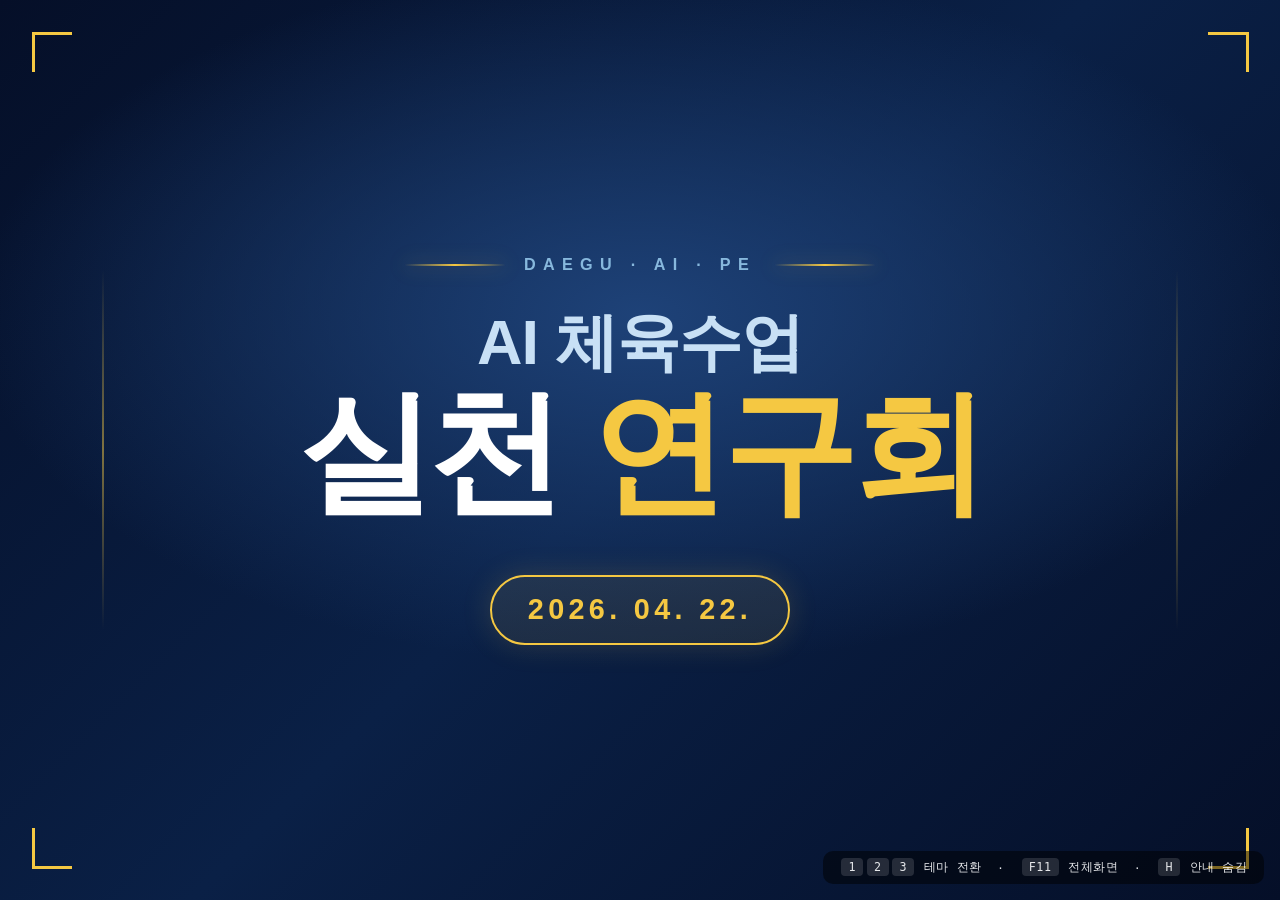
<file: photo.html>
<!DOCTYPE html>
<html lang="ko">
<head>
<meta charset="UTF-8">
<meta name="viewport" content="width=device-width,initial-scale=1">
<title>AI 체육수업 실천 연구회 · 포토 배경</title>
<style>
  *, *::before, *::after { margin: 0; padding: 0; box-sizing: border-box; }
  html, body {
    width: 100%; height: 100%; overflow: hidden;
    font-family: 'Malgun Gothic', '맑은 고딕', 'Apple SD Gothic Neo', sans-serif;
    -webkit-font-smoothing: antialiased;
    -webkit-user-select: none; user-select: none;
  }
  body { background: #000; }

  .stage {
    position: relative;
    width: 100vw; height: 100vh;
    display: flex; flex-direction: column;
    align-items: center; justify-content: center;
    transition: background 0.5s ease;
    overflow: hidden;
  }

  /* ============================================================
     THEME 1 — 대구FC NAVY · SKY · GOLD
     ============================================================ */
  .stage[data-theme="1"] {
    background:
      radial-gradient(ellipse 80% 60% at 50% 35%, #1e4278 0%, transparent 65%),
      linear-gradient(135deg, #050f28 0%, #0a2046 50%, #050f28 100%);
    color: #ffffff;
  }
  .stage[data-theme="1"] .eyebrow-line { background: linear-gradient(90deg, transparent, #f5c842 50%, transparent); box-shadow: 0 0 20px rgba(245,200,66,0.4); }
  .stage[data-theme="1"] .eyebrow-text { color: #87b8dd; }
  .stage[data-theme="1"] .title-sub { color: #c8e0f5; }
  .stage[data-theme="1"] .title-main { color: #ffffff; }
  .stage[data-theme="1"] .highlight { color: #f5c842; }
  .stage[data-theme="1"] .date-chip {
    background: rgba(245, 200, 66, 0.08);
    border: 2px solid #f5c842;
    color: #f5c842;
    box-shadow: 0 0 30px rgba(245,200,66,0.15);
  }
  .stage[data-theme="1"] .corner { border-color: #f5c842; }
  .stage[data-theme="1"] .side-bar { background: linear-gradient(180deg, transparent, #f5c842, transparent); opacity: 0.5; }

  /* ============================================================
     THEME 2 — WHITE · GREEN (체육 느낌)
     ============================================================ */
  .stage[data-theme="2"] {
    background:
      radial-gradient(ellipse 70% 50% at 50% 40%, #ffffff 0%, transparent 60%),
      linear-gradient(180deg, #f8faf5 0%, #e8f0e4 100%);
    color: #1a2418;
  }
  .stage[data-theme="2"] .eyebrow-line { background: #16a34a; }
  .stage[data-theme="2"] .eyebrow-text { color: #16a34a; }
  .stage[data-theme="2"] .title-sub { color: #4a5a48; }
  .stage[data-theme="2"] .title-main { color: #0e1a0c; }
  .stage[data-theme="2"] .highlight { color: #16a34a; }
  .stage[data-theme="2"] .date-chip {
    background: #16a34a;
    color: #ffffff;
    border: 2px solid #16a34a;
  }
  .stage[data-theme="2"] .corner { border-color: #16a34a; }
  .stage[data-theme="2"] .side-bar { background: linear-gradient(180deg, transparent, #16a34a, transparent); opacity: 0.4; }

  /* ============================================================
     THEME 3 — BLACK · NEON (테크 연구회 느낌)
     ============================================================ */
  .stage[data-theme="3"] {
    background:
      linear-gradient(rgba(3,8,6,0.92), rgba(3,8,6,0.92)),
      repeating-linear-gradient(0deg, transparent 0, transparent 5vh, rgba(0,255,179,0.06) 5vh, rgba(0,255,179,0.06) calc(5vh + 1px)),
      repeating-linear-gradient(90deg, transparent 0, transparent 5vh, rgba(0,255,179,0.06) 5vh, rgba(0,255,179,0.06) calc(5vh + 1px)),
      #030806;
    color: #e8fff5;
  }
  .stage[data-theme="3"] .eyebrow-line {
    background: linear-gradient(90deg, transparent, #00ffb3 50%, transparent);
    box-shadow: 0 0 25px #00ffb3;
  }
  .stage[data-theme="3"] .eyebrow-text {
    color: #00ffb3;
    font-family: 'Consolas', 'Courier New', monospace;
  }
  .stage[data-theme="3"] .title-sub { color: #88ffc8; letter-spacing: 0.02em; }
  .stage[data-theme="3"] .title-main { color: #ffffff; }
  .stage[data-theme="3"] .highlight {
    color: #00ffb3;
    text-shadow:
      0 0 20px rgba(0,255,179,0.9),
      0 0 50px rgba(0,255,179,0.5),
      0 0 90px rgba(0,255,179,0.3);
  }
  .stage[data-theme="3"] .date-chip {
    background: rgba(0,255,179,0.05);
    border: 2px solid #00ffb3;
    color: #00ffb3;
    font-family: 'Consolas', 'Courier New', monospace;
    box-shadow:
      0 0 25px rgba(0,255,179,0.35),
      inset 0 0 25px rgba(0,255,179,0.1);
  }
  .stage[data-theme="3"] .corner {
    border-color: #00ffb3;
    box-shadow: 0 0 15px rgba(0,255,179,0.6);
  }
  .stage[data-theme="3"] .side-bar {
    background: linear-gradient(180deg, transparent, #00ffb3, transparent);
    box-shadow: 0 0 10px #00ffb3;
    opacity: 0.5;
  }

  /* ============================================================
     LAYOUT
     ============================================================ */
  .eyebrow {
    display: flex; align-items: center; gap: 2vh;
    margin-bottom: 4vh;
  }
  .eyebrow-line { width: 8vw; height: 2px; }
  .eyebrow-text {
    font-size: 1.8vh;
    font-weight: 700;
    letter-spacing: 0.45em;
    text-transform: uppercase;
  }

  .title {
    text-align: center;
    line-height: 1.02;
  }
  .title-sub {
    font-size: 7vh;
    font-weight: 700;
    letter-spacing: -0.015em;
    margin-bottom: 1vh;
  }
  .title-main {
    font-size: 15vh;
    font-weight: 900;
    letter-spacing: -0.035em;
  }

  .date-chip {
    margin-top: 6vh;
    padding: 1.8vh 4vh;
    font-size: 3.2vh;
    font-weight: 700;
    letter-spacing: 0.15em;
    border-radius: 100px;
  }

  /* corner brackets */
  .corner {
    position: absolute;
    width: 4.5vh; height: 4.5vh;
    border-style: solid;
    border-width: 3px;
  }
  .corner.tl { top: 3.5vh; left: 3.5vh; border-right: 0; border-bottom: 0; }
  .corner.tr { top: 3.5vh; right: 3.5vh; border-left: 0; border-bottom: 0; }
  .corner.bl { bottom: 3.5vh; left: 3.5vh; border-right: 0; border-top: 0; }
  .corner.br { bottom: 3.5vh; right: 3.5vh; border-left: 0; border-top: 0; }

  /* side accents (visible between people) */
  .side-bar {
    position: absolute;
    width: 2px;
    height: 40vh;
    top: 30vh;
  }
  .side-bar.left { left: 8vw; }
  .side-bar.right { right: 8vw; }

  /* control overlay — auto-hides */
  .controls {
    position: fixed;
    bottom: 1.8vh; right: 1.8vh;
    background: rgba(0,0,0,0.55);
    color: #fff;
    padding: 1vh 1.8vh;
    border-radius: 10px;
    font-family: 'Consolas', 'Courier New', monospace;
    font-size: 1.3vh;
    letter-spacing: 0.05em;
    opacity: 0.9;
    transition: opacity 0.4s ease;
    pointer-events: none;
    z-index: 999;
  }
  .controls.fade { opacity: 0; }
  .controls kbd {
    background: rgba(255,255,255,0.15);
    padding: 0.2vh 0.8vh;
    border-radius: 4px;
    margin: 0 0.2vh;
  }
</style>
</head>
<body>

<div class="stage" data-theme="1">
  <div class="corner tl"></div>
  <div class="corner tr"></div>
  <div class="corner bl"></div>
  <div class="corner br"></div>
  <div class="side-bar left"></div>
  <div class="side-bar right"></div>

  <div class="eyebrow">
    <div class="eyebrow-line"></div>
    <div class="eyebrow-text">DAEGU · AI · PE</div>
    <div class="eyebrow-line"></div>
  </div>

  <div class="title">
    <div class="title-sub">AI 체육수업</div>
    <div class="title-main">실천 <span class="highlight">연구회</span></div>
  </div>

  <div class="date-chip">2026. 04. 22.</div>
</div>

<div class="controls" id="controls">
  <kbd>1</kbd><kbd>2</kbd><kbd>3</kbd> 테마 전환 &nbsp;·&nbsp;
  <kbd>F11</kbd> 전체화면 &nbsp;·&nbsp;
  <kbd>H</kbd> 안내 숨김
</div>

<script>
  const stage = document.querySelector('.stage');
  const controls = document.getElementById('controls');
  let hideTimer;

  // auto-fade controls after 5s
  const resetFade = () => {
    controls.classList.remove('fade');
    clearTimeout(hideTimer);
    hideTimer = setTimeout(() => controls.classList.add('fade'), 5000);
  };
  resetFade();
  document.addEventListener('mousemove', resetFade);

  document.addEventListener('keydown', (e) => {
    if (['1','2','3'].includes(e.key)) {
      stage.dataset.theme = e.key;
      resetFade();
    }
    if (e.key === 'h' || e.key === 'H' || e.key === 'ㅗ') {
      controls.style.display = (controls.style.display === 'none') ? '' : 'none';
    }
  });
</script>

</body>
</html>
</file>
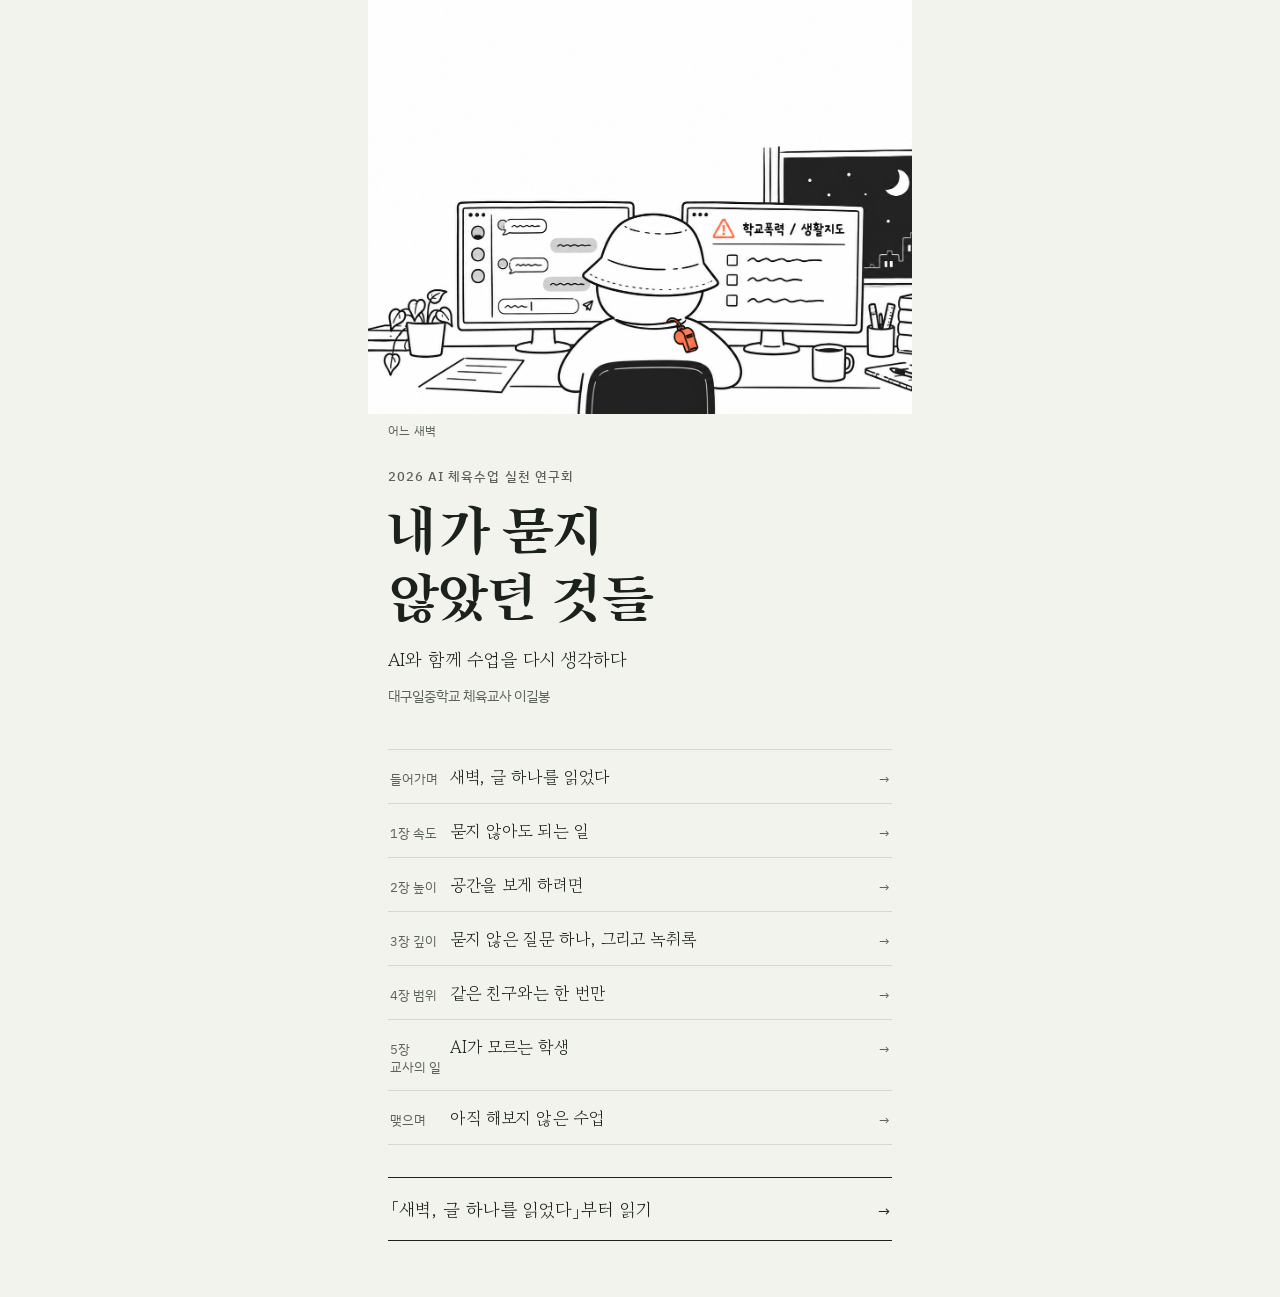
<file: book/v2.html>
<!doctype html>
<html lang="ko">
<head>
<meta charset="utf-8">
<meta name="viewport" content="width=device-width,initial-scale=1,viewport-fit=cover">
<title>내가 묻지 않았던 것들</title>
<meta name="description" content="AI를 더 야심차게 쓰라는 글 한 편을 새벽에 읽고, 한 체육교사가 자기가 묻지 않았던 것들을 적은 글">
<meta property="og:type" content="article">
<meta property="og:title" content="내가 묻지 않았던 것들">
<meta property="og:description" content="AI와 함께 수업을 다시 생각하다 — 대구일중학교 체육교사 이길봉">
<meta property="og:locale" content="ko_KR">
<meta property="og:image" content="https://bbonng.github.io/AIPE/book/cover.png">
<meta property="og:url" content="https://bbonng.github.io/AIPE/book/">
<link rel="preconnect" href="https://fonts.googleapis.com">
<link rel="preconnect" href="https://fonts.gstatic.com" crossorigin>
<link rel="stylesheet" href="https://fonts.googleapis.com/css2?family=Gowun+Batang:wght@400;700&family=Song+Myung&family=IBM+Plex+Sans+KR:wght@400;500;600&display=swap">
<style>
body{margin:0}img{max-width:100%}[hidden]{display:none!important}
/* Layout: a pocket essay book — same shell as 「자격 대신, 공간」. Cover → one chapter per screen → quiet "다음" rule at each chapter's foot. */
:root{
  --paper:#F2F3EC;
  --ink:#1B211C;
  --soft:#5B6359;
  --rule:#D6D9CC;
  --court:#244335;
  --court-ink:#E9ECE2;
  --ball:#EBCB2E;
  --ball-dk:#C9A912;
  --mark:#E9DC8E;
  --accent-ink:#244335;
  --serif:"Gowun Batang","Noto Serif KR","Nanum Myeongjo",serif;
  --display:"Song Myung","Gowun Batang","Noto Serif KR",serif;
  --sans:"IBM Plex Sans KR","Apple SD Gothic Neo","Malgun Gothic",system-ui,sans-serif;
}
@media (prefers-color-scheme:dark){:root:not([data-theme="light"]){
  --paper:#141814;--ink:#E5E7DD;--soft:#9EA597;--rule:#2E352D;--court:#18301F;--court-ink:#E5E7DD;--mark:#4A4417;--accent-ink:#C9D3C0;color-scheme:dark}}
:root[data-theme="dark"]{--paper:#141814;--ink:#E5E7DD;--soft:#9EA597;--rule:#2E352D;--court:#18301F;--court-ink:#E5E7DD;--mark:#4A4417;--accent-ink:#C9D3C0;color-scheme:dark}

*,*::before,*::after{box-sizing:border-box}
html,body{height:100%}
body{background:var(--paper);color:var(--ink);font-family:var(--serif);-webkit-font-smoothing:antialiased;word-break:keep-all;overflow-wrap:break-word}
button{font:inherit;color:inherit}
a{color:inherit}
:focus-visible{outline:2px solid var(--ball-dk);outline-offset:3px;border-radius:4px}

/* ---------- shell ---------- */
.wrap{max-width:34rem;margin:0 auto;padding-inline:20px;padding-block:0 56px}
.view[hidden]{display:none!important}

/* cover */
#cover{min-height:100%;display:flex;flex-direction:column}
#cover .wrap{width:100%}
.photo{margin:0;max-width:34rem;margin-inline:auto}
.photo img{display:block;width:100%;max-width:100%;aspect-ratio:16/9;object-fit:cover;object-position:50% 55%;max-height:46vh;background:#fff}
.photo figcaption{font-family:var(--sans);font-size:12px;color:var(--soft);padding:8px 20px 0;letter-spacing:.02em}
/* 표지 그림이 아직 없을 때 자리만 잡아 두는 틀 — img에 src가 들어오면 자동으로 사라짐 */
.photo .slot{aspect-ratio:4/3;max-height:46vh;border:1px dashed var(--rule);display:grid;place-items:center;font-family:var(--sans);font-size:12px;color:var(--soft);letter-spacing:.06em}
.cover-top{padding-top:28px;display:grid;gap:14px}
.chimg{margin:28px 0 20px}
.chimg img{display:block;width:100%;aspect-ratio:3/4;max-height:56vh;object-fit:cover;border-radius:4px}
.org{font-family:var(--sans);font-size:13px;font-weight:500;letter-spacing:.08em;color:var(--soft)}
.ctitle{font-family:var(--display);font-weight:400;font-size:clamp(40px,12vw,58px);line-height:1.15;margin:0;text-wrap:balance}
.csub{font-size:18px;color:var(--ink)}
.byline{font-family:var(--sans);font-size:14px;color:var(--soft)}
.toc{margin-top:44px;border-top:1px solid var(--rule)}
.toc ol{list-style:none;margin:0;padding:0}
.toc button{width:100%;display:grid;grid-template-columns:3.4rem 1fr auto;align-items:baseline;gap:6px;background:none;border:0;border-bottom:1px solid var(--rule);padding:14px 2px;text-align:left;cursor:pointer}
.toc button:hover .tt{text-decoration:underline;text-underline-offset:4px;text-decoration-color:var(--ball-dk)}
.toc .tn{font-family:var(--sans);font-size:13px;color:var(--soft);font-variant-numeric:tabular-nums}
.toc .tt{font-size:17px}
.toc .ta{font-family:var(--sans);font-size:13px;color:var(--soft)}
.start{margin-top:32px;display:flex;align-items:baseline;justify-content:space-between;gap:12px;width:100%;padding:18px 2px;border:0;border-top:1.5px solid var(--ink);border-bottom:1.5px solid var(--ink);background:none;color:var(--ink);font-family:var(--serif);font-size:18px;cursor:pointer}
.start span:last-child{font-family:var(--sans);font-size:15px}

/* reader */
.bar{position:sticky;top:env(safe-area-inset-top,0px);z-index:5;background:var(--paper);border-bottom:1px solid var(--rule)}
.bar .in{max-width:34rem;margin:0 auto;padding:12px 20px;display:flex;align-items:center;justify-content:space-between;gap:12px;font-family:var(--sans);font-size:13px;color:var(--soft)}
.bar button{background:none;border:0;padding:4px 0;cursor:pointer;color:var(--soft)}
.dots{display:flex;gap:6px;align-items:center}
.dots b{width:7px;height:7px;border-radius:50%;background:var(--rule)}
.dots b.on{background:var(--ball);box-shadow:inset -1px -1px 0 var(--ball-dk);width:9px;height:9px}
.dots b.done{background:var(--soft);opacity:.5}

.chead{padding-top:44px;padding-bottom:8px;display:grid;gap:10px}
.cnum{font-family:var(--sans);font-size:13px;font-weight:600;letter-spacing:.14em;color:var(--accent-ink)}
.chead h2{font-family:var(--display);font-weight:400;font-size:clamp(32px,9vw,42px);line-height:1.2;margin:0;text-wrap:balance}
.chead hr{width:28px;height:1px;border:0;background:var(--ink);margin:10px 0 0}

.prose{font-size:17.5px;line-height:1.95;letter-spacing:-.003em}
.prose p{margin:0 0 1.25em}
.prose p.first::first-letter{font-family:var(--display);font-size:2.2em;line-height:1;float:left;margin:.08em .12em 0 0;color:var(--accent-ink)}
.prose h3{font-family:var(--serif);font-weight:700;font-size:18px;margin:2em 0 .5em}
.prose em{font-style:normal;font-weight:700}
.prose .big{font-family:var(--display);font-size:24px;line-height:1.5;margin:1.6em 0;padding:18px 0;border-top:1px solid var(--rule);border-bottom:1px solid var(--rule);text-align:center;text-wrap:balance}
.prose p.last{margin-top:2.6em}
.sep{text-align:center;color:var(--soft);letter-spacing:.6em;margin:2em 0}

.next{margin-top:48px;border-top:1px solid var(--rule);padding-top:22px;display:grid;gap:18px}
.next button.go{width:100%;display:flex;align-items:center;justify-content:space-between;gap:14px;text-align:left;padding:16px 2px;border:0;border-top:1.5px solid var(--ink);border-bottom:1.5px solid var(--ink);background:none;color:var(--ink);cursor:pointer}
.go small{display:block;font-family:var(--sans);font-size:12px;letter-spacing:.1em;color:var(--soft);margin-bottom:4px}
.go strong{font-family:var(--display);font-weight:400;font-size:21px}
.go .arr{flex:none;font-family:var(--sans);font-size:18px;color:var(--soft)}
.back{background:none;border:0;font-family:var(--sans);font-size:14px;color:var(--soft);cursor:pointer;justify-self:start;padding:4px 0}
.res{border-top:1px solid var(--rule);border-bottom:1px solid var(--rule);padding:18px 2px;font-family:var(--sans);font-size:14.5px;line-height:1.7;display:grid;gap:8px}
.res a{font-weight:600;color:var(--ink);text-decoration-color:var(--ball-dk);text-underline-offset:4px;word-break:break-all}
.res p{margin:0;color:var(--soft)}
.fin{text-align:center;font-family:var(--sans);font-size:12px;letter-spacing:.12em;color:var(--soft);margin-top:12px}
</style>
</head>
<body>

<!-- cover -->
<section id="cover" class="view">
  <figure class="photo">
    <!-- 표지 그림이 정해지면 아래 img에 src를 넣고 slot div를 지우기 -->
    <img id="coverImg" src="cover.png" alt="밤에 모니터 두 대 앞에 앉은 체육교사. 왼쪽 화면은 AI와의 대화, 오른쪽은 학교폭력·생활지도 목록 — 두들 그림" width="1680" height="945">
    <div class="slot" id="coverSlot" hidden>표지 그림 자리</div>
    <figcaption>어느 새벽</figcaption>
  </figure>
  <div class="wrap">
    <div class="cover-top">
      <div class="org">2026 AI 체육수업 실천 연구회</div>
      <h1 class="ctitle">내가 묻지<br>않았던 것들</h1>
      <div class="csub">AI와 함께 수업을 다시 생각하다</div>
      <div class="byline">대구일중학교 체육교사 이길봉</div>
    </div>
    <nav class="toc" aria-label="차례"><ol id="toc"></ol></nav>
    <button class="start" id="startBtn" type="button"><span>「새벽, 글 하나를 읽었다」부터 읽기</span><span aria-hidden="true">→</span></button>
  </div>
</section>

<!-- reader -->
<section id="reader" class="view" hidden>
  <div class="bar"><div class="in">
    <button type="button" id="toCover">← 차례</button>
    <div class="dots" id="dots" aria-hidden="true"></div>
    <span id="pos" style="font-variant-numeric:tabular-nums"></span>
  </div></div>
  <div class="wrap">
    <header class="chead">
      <div class="cnum" id="cnum"></div>
      <h2 id="ctitle"></h2>
      <hr>
      <figure class="chimg" id="chimg" hidden><img id="chimgEl" alt=""></figure>
    </header>
    <article class="prose" id="body"></article>
    <div class="next" id="next"></div>
  </div>
</section>

<!-- chapters -->
<template data-t="새벽, 글 하나를 읽었다" data-label="들어가며">
<p class="first">새벽에 글 하나를 읽었다. 다 읽고 나서도 한참을 그대로 앉아 있었다.</p>
<p>쓴 사람은 펠릭스 리제버그. AI 회사 앤트로픽에서 Claude를 만드는 사람이다. 그는 AI를 만드는 사람들끼리 "우리는 아직 충분히 야심차지 않다"는 말을 자주 한다고 했다. 그런데 그 말은 하기는 쉽고 따르기는 어렵다고, 그래서 따라 할 수 있게 써 보겠다고 했다. 글 제목이 '더 야심차게 쓰는 법'이었다.</p>
<p>그는 AI를 쓰는 방향을 네 가지로 나눈다. <em>속도, 높이, 깊이, 범위.</em> 속도는 같은 일을 더 빨리 끝내는 것. 높이는 지금 하는 일에서 한 걸음 물러나, 그 일이 결국 무엇을 위한 것인지 묻는 것. 깊이는 그 분야 최고 전문가가 하듯 날것의 자료에서 시작해 끝까지 확인하는 것. 범위는 다른 분야의 눈을 빌려 지금 문제를 다시 보는 것.</p>
<p>챗GPT가 처음 나왔을 때부터 AI를 썼다. 처음엔 세특 문장을 다듬는 정도였고, 무언가를 만들기 시작한 건 그보다 한참 뒤였다. 대진표를 짜고, 작전판을 만들고, 평가표를 정리했다. 꽤 많은 것을 만들었다고 생각했다.</p>
<p>어려운 말은 하나도 없었다. 그런데 네 가지가 하나같이, 내가 AI에게 한 번도 하지 않은 질문이었다. 나는 늘 만들어 달라고만 했다. 이 일이 무엇을 위한 것인지, 전문가라면 어디서부터 시작할지, 다른 눈으로 보면 무엇이 보일지는 묻지 않았다. 묻지 않았으니 AI도 답한 적이 없었다.</p>
<p class="big">나는 AI가 할 수 있는 일을 묻지 않고,<br>내가 할 줄 아는 일만 시키고 있었다.</p>
<p>뒤통수를 맞은 것 같았다. 누가 틀렸다고 한 것도 아닌데, 내가 생각조차 하지 않았던 것을 남이 아무렇지 않게 말하고 있었다.</p>
<p>그 새벽, 내가 AI로 만든 것들을 저 네 가지에 하나씩 비춰 보기로 했다. 무엇을 묻지 않았는지 적어 보려고.</p>
</template>

<template data-t="묻지 않아도 되는 일" data-label="1장 속도">
<p class="first">리제버그는 속도를 설명하지 않는다. 같은 일을 더 빨리 하는 것, AI가 돈이 되는 가장 기본적인 쓰임이고, 너무 잘 알려져 있어서 건너뛰겠다고 한 줄로 넘어간다.</p>
<p>나는 그 한 줄에서 오래 멈췄다. 그가 건너뛴 그 칸에, 나는 꽤 오래 머물러 있었기 때문이다.</p>
<p>내가 AI로 한 일은 대부분 속도였다. 세특 문장을 다듬고, 수행평가 점수를 입력하고, 긴 공문을 요약하고, 복잡한 내용을 표로 정리했다. 피구대회 심판 등록부를 만들었고, 복식 대진표를 짰다. 하나하나는 전부 내가 할 줄 아는 일이다. AI가 없었어도 했을 일이고, 다만 밤이 길어졌을 뿐이다.</p>
<p>속도는 아무것도 묻지 않아도 되는 유일한 칸이다. 시키기만 하면 된다.</p>
<p>그렇다고 속도가 가벼운 건 아니다. 계획서와 평가표와 안내문이 끝없이 이어지는 학교에서, 덜어 낸 시간은 수업을 한 번 더 생각할 시간이 되고 아이 이야기를 조금 더 들을 시간이 된다. 다만 아낀 시간이 실제로 어디로 갔는지는 자신 있게 말하지 못하겠다. 자료 하나가 빨리 끝나면 다음 자료를 만들었다. 표가 쉽게 나오니 기준을 하나 더 넣었다. 편해진 만큼 일을 더 했다.</p>
<p class="big">일을 빨리 끝내는 것과,<br>그 일을 제대로 하는 것은 다른 문제였다.</p>
<p>다음엔 표 하나가 끝나면 바로 다음 표로 넘어가기 전에, 한 번만 물어보려 한다. 이 표는 결국 누구에게, 무엇을 하게 하려는 걸까.</p>
<p>그 질문이 리제버그의 두 번째 칸, 높이였다.</p>
</template>

<template data-t="공간을 보게 하려면" data-label="2장 높이">
<p class="first">리제버그는 자기 이야기로 높이를 설명한다. 처음엔 AI에게 프로그램의 오류 하나를 고쳐 달라고 했다. 그러다 어느 날부터는 오류 하나가 아니라, 프로그램이 오류 없이 돌아가도록 지켜 달라고 했다. 일 하나가 아니라 그 일들이 모여서 이루려는 것을 맡긴 것이다. 그는 이렇게 묻는다. 그다음에 무슨 일이 일어나길 바라는가. 목표 너머의 목표는 무엇인가.</p>
<p>내 수업으로 옮겨 본다. 내가 지금 하고 있는 수업에서 가르치고 싶은 것은 하나다. 공간을 보는 눈. 축구에서 멋진 골보다, 득점에는 실패했어도 빈 공간을 보고 넣어 준 스루패스의 그 기점. 그걸 알아보는 눈을 아이들에게 주고 싶었다.</p>
<p>나는 수업에 부제를 붙인다. 작년 농구의 부제는 스텝이었다. 공을 넣는 기술보다 앞으로 나아가는 발이 먼저라고 생각해서였다. 올해 플래그풋볼의 부제는 공간이다. 작전판을 만든 것도 그래서였다.</p>
<p>작전판은 6월부터 생각했다. 처음 만든 판은 한 번 갈아엎었다. 수업을 준비하고, 수업을 하면서 판이 무엇을 보여 줘야 하는지가 점점 또렷해졌다. 다시 만든 판은 하나만 보여 준다. 수비가 리시버를 늦게 따라가면 공간이 생긴다는 것. 아이들이 처음 당구를 치고 나서 당구대를 떠올리며 3쿠션을 상상하듯, 이렇게 움직이면 공간이 생기겠구나를 즐겁게 상상하게 만들고 싶었다.</p>
<p>그런데 AI에게는 뭐라고 했나. "작전판을 만들어 줘"였다.</p>
<p>리제버그의 이야기를 다시 읽다가 거기서 멈췄다. 작전판을 만들어 달라는 말은, 오류 하나를 고쳐 달라는 말과 같은 높이에 있었다.</p>
<p class="big">공간을 보게 하려면 어떻게 해야 하느냐고,<br>나는 한 번도 묻지 않았다.</p>
<p>그게 잘못인지는 아직 모르겠다. 그 질문을 통째로 AI에게 넘기는 게 교사가 할 일인지, 나는 확신이 없다.</p>
<p>다만 한 가지는 안다. 올해 아이들은 긴 패스가 어려우니 속임수 작전을 많이 쓴다. 그게 실제 경기에서 먹히는 날이 있다. 그런데 같은 작전을 작전판에 올리면 5야드도 못 가서 아이들이 속상해한다. 판이 아이들을 따라가지 못하는 것이다. 화면에서 잘된 작전이 운동장에서 통하는 게 아니라, 운동장에서 통한 것을 화면이 따라와야 한다는 걸 아이들이 가르쳐 줬다.</p>
<p>다음엔 판을 고쳐 달라고 하기 전에, 먼저 이렇게 물어보려 한다. 운동장에서 통한 작전이 판에서는 왜 안 통할까. 아이들이 공간을 보게 하려면, 이 판은 무엇을 보여 줘야 할까.</p>
</template>

<template data-t="묻지 않은 질문 하나, 그리고 녹취록" data-label="3장 깊이">
<p class="first">리제버그는 깊이를 이렇게 말한다. 더 크게 말고, 더 깊게. 그가 자주 쓴다는 질문이 있다. 이 분야 최고 전문가라면 내가 묻지 않은 무엇을 하겠는가. 누가 정리해 준 것 말고, 어떤 날것의 자료에서 시작하겠는가. 그리고 이 결과가 맞다는 것은 무엇이 보여 주겠는가. 마지막 질문에 그는 하나를 못 박는다. 그 답이 AI 자신이어서는 안 된다고.</p>
<p>이 질문을 읽다가 평가지 하나가 떠올랐다. 피클볼 첫해에 만든 경기 평가 체크리스트다. 항목이 많았고, 보기에는 훌륭했다. 그 종이를 들고 코트에 나가 보니, 종이를 다 채우려면 정작 아이들을 볼 틈이 없었다. 그 이야기는 지난 글에서 했으니 여기서는 하나만 덧붙인다.</p>
<p>그 평가지가 재는 것이 내 목표가 맞느냐고, 나는 누구에게도 묻지 않았다. AI에게도, 나 자신에게도. 최고 전문가라면 항목을 만들기 전에 그것부터 물었을 것이다.</p>
<p>그 평가지는 AI와 상관없이 내가 만든 것이다. 그런데 AI였다면 더 빨리, 더 촘촘하게 만들어 줬을 것이다. 항목은 더 늘었을 것이다. 그리고 "좋은 평가표입니다"라고 했을 것이다.</p>
<p class="big">묻지 않으면 AI는<br>틀린 평가지를 더 잘 만들어 준다.</p>
<p>리제버그가 말한 바깥은 교사에게는 아이들이다. 좋은 평가표가 곧 좋은 평가는 아니었고, 그걸 알려 준 건 아이들이었다.</p>
<p>다음 평가지를 만들 땐, 항목부터 달라고 하지 않고 먼저 물어보려 한다. 이 평가지가 재는 것이 내가 가르친 것과 같은가. 그게 맞는지는 무엇으로 확인할 수 있는가.</p>
<p>깊이에는 다른 쪽 이야기도 있다. 생활안전부장으로서 나는 학생 면담을 녹음한다. 녹음기를 책상 위에 두고, 교사를 지키기 위한 것이라고 먼저 설명하고, 그날 서류로 남긴다. 그리고 요즘은 그 녹취록을 AI에게 읽힌다. 아이가 말하지 않은 것을 읽어 보려고.</p>
<p>리제버그의 말대로라면 녹취록은 가장 날것의 자료다. 그런데 여기엔 바깥이 없다. AI가 "이 아이는 이런 상태로 보인다"고 했을 때 그게 맞는지를 무엇이 보여 주나. 코트에서는 아이가 빈 곳으로 뛰면 보이는데, 마음은 그런 증거가 없다.</p>
<p>그리고 내가 늘 말해 온 것이 있다. 사안의 목적은 피해 학생의 회복이지 학생 분석이 아니다. 녹취록을 읽히는 일이 깊이인지, 넘지 말아야 할 선인지, 나는 아직 모르겠다.</p>
<p>아이에게 물어야 할 것을, AI에게 묻고 있는 건 아닌가.</p>
</template>

<template data-t="같은 친구와는 한 번만" data-label="4장 범위">
<p class="first">리제버그는 범위를 넓히는 방법으로 오래된 요령 하나를 소개한다. 명사를 동사로 바꿔 보라는 것이다. 분기 보고서는 '발표 자료'가 아니다. '바쁜 사람들이 30분 안에 원인과 결과를 믿고 결정하게 만드는 일'이다. 동사로 바꾸면 그 일에 어떤 분야가 필요한지가 보인다고 했다. 그리고 하나를 당부한다. 그 분야 사람처럼 말하게 하지 말고, 그 사람이 실제로 하는 일을 하게 하라고.</p>
<p>나도 해 봤다. 조 편성은 '명단 나누기'가 아니었다. '아이들이 서로에게 공을 주고받게 만드는 일'이었다. 그렇게 쓰고 나니, 내가 그동안 체육교육학 말고도 다른 분야의 일을 하고 있었다는 게 보였다.</p>
<p>올해 플래그풋볼 첫 시간들, 아이들은 미식축구를 해 본 적이 없으니 무작정 패스만 수십 번 던졌고 수비는 밀고 잡고 당기는 핸드볼이 되어 갔다. 패스 연습을 더 시킨다고 될 일이 아니었다. 규칙을 바꿨다. 전방 패스를 없애고, 플래그가 뽑히면 그 자리에 서고, 수비는 1대1로. 그다음 시간에 전방 패스를 딱 한 번 열었다. 어떤 규칙이 누구에게 기회를 주는지 묻는 것, 그건 게임 디자인이 하는 일이다.</p>
<p>복식 대진표에는 원칙이 하나 있다. 같은 친구와는 한 번만 짝이 된다. 플래그풋볼 팀을 짤 때는 여학생이 한 팀에 최소 두 명은 들어가게 했다. 반에서 잘 어울리지 못하는 아이가 보이면, 먼저 손을 내밀 만한 아이와 같은 조가 되도록 조건을 짰다. 누가 누구와 같은 조여야 하는지 아이들을 보고 읽는 것, 그건 사회심리학이 하는 일이다.</p>
<p>범위는 체육교사가 이미 몸으로 하고 있는 일이었다. 나만 그런 게 아닐 것이다.</p>
<p>그런데 AI에게는 "이 조건으로 짜 줘"라고만 했다. 조건은 내가 정했고, AI는 그걸 코드로 옮겼다. 그 아이에게 왜 공이 가지 않는지, 게임 디자이너와 사회심리학자라면 무엇을 보겠느냐고 물어본 적은 없다.</p>
<p class="big">묻는 것과 시키는 것은<br>다른 일이었다.</p>
<p>다음엔 조건을 건네기 전에 먼저 물어보려 한다. 이 반에서 그 아이에게 공이 가지 않는 이유를, 게임 디자이너라면 무엇에서 찾을까. 사회심리학자라면 무엇을 먼저 볼까.</p>
</template>

<template data-t="AI가 모르는 학생" data-label="5장 교사의 일">
<p class="first">여기까지 쓰고 나니, 묻기만 하면 될 것 같다. 작전을 되묻고, 평가를 되묻고, 다른 분야의 눈까지 빌릴 수 있으니.</p>
<p>그런데 리제버그의 글에서 내가 따라갈 수 없는 대목도 있었다. 그는 높이를 올리다 보면 사람이 일일이 끼어들지 않아도 되는 흐름이 생긴다고 했다. 그리고 이 모든 야심에는 AI가 필요한 자료에 마음껏 닿을 수 있어야 한다는 조건이 붙는다고 했다. 프로그램이라면 그렇다. 교실은 다르다. 아이들의 자료는 마음껏 넘길 수 없고, 교실에서 교사가 빠지면 그건 더 이상 수업이 아니다.</p>
<p>한 아이가 경기 내내 공을 피했다고 하자. AI는 기능 부족, 자신감, 팀 안의 역할을 원인으로 내놓을 것이다. 도움이 되는 가설들이다. 그러나 그 아이가 어제 어떤 일을 겪었는지, 오늘 아침 친구와 무슨 말을 주고받았는지는 모른다. 나도 다 알지는 못한다. 그래서 묻고, 듣고, 지켜본다.</p>
<p class="big">AI는 학생을 모른다.<br>나도 다 알지는 못한다.</p>
<p>내가 AI로 작전 백 개를 만들어도 아이가 화살표만 따라 뛴다면, 전술을 스스로 판단하는 힘이 자랐다고 말할 수 없다. 반대로 단순한 경기 하나에서 아이가 빈 공간을 발견하고 다음 움직임을 바꿨다면, 그 수업에는 배움이 있었을 것이다. 교사가 AI로 더 많은 일을 할 수 있게 되는 것과, 아이들의 배움이 깊어지는 것은 다르다. 내가 마음을 두고 싶은 것은 두 번째다.</p>
<p>이것은 AI가 부족하다는 말이 아니다. 내가 놓으면 안 되는 일이 무엇인지 확인하는 일에 가깝다.</p>
<p>경기 내내 공을 피한 아이에게 다가가 말을 거는 일. 녹취록을 AI에게 넘기기 전에, 그 아이가 앞에 앉아 있던 모습을 먼저 떠올리는 일. 누구를 같은 조에 넣을지 정하기 전에, 그 반 아이들이 서로 어떻게 지내는지 한 번 더 보는 일. 점수를 적기 전에, 그 아이가 지난번보다 무엇이 달라졌는지 기억해 내는 일.</p>
<p>AI는 그 일을 도와줄 수는 있어도 대신해 주지는 못한다. 그 일만큼은 내 손에서 놓고 싶지 않다.</p>
</template>

<template data-t="아직 해보지 않은 수업" data-label="맺으며">
<p class="first">리제버그는 글 끝에서 왜 이런 글을 썼는지 털어놓는다. 사람은 자기가 가능하다고 믿는 만큼만 해낸다는 것이다.</p>
<p>그가 든 예 가운데 하나는 체육교사라면 다 아는 이야기다. 1954년 5월, 로저 배니스터가 1마일을 4분 안에 뛰었다. 수십 년 동안 아무도 넘지 못하던 벽이었다. 그런데 그가 혼자였던 기간은 고작 46일이었다. 벽은 누군가 한 번 넘고 나자 낮아졌다. 올봄 런던에서는 마라톤 2시간의 벽이 깨졌고, 같은 경기에서 2위도 그 벽을 넘었다.</p>
<p>그 대목에서 다시 뒤통수를 맞았다. 운동장에서는 아이들이 벽을 넘는 걸 늘 보면서, AI 앞에서 나는 넘어 보기도 전에 벽을 정해 두고 있었다. 내가 할 줄 아는 것까지만.</p>
<p>나에게도 시작하지 못한 수업들이 있다. 시간이 많이 들어서, 잘 모르는 분야라서, 혼자서는 어렵다고 여겨서. 그때는 제약이라고 생각했던 것들 중 몇 가지를 이제는 다시 꺼내 볼 수 있을 것 같다.</p>
<p>그렇다고 AI를 많이 쓰는 교사가 더 좋은 교사라는 뜻은 아니다. 아이를 오래 지켜본 교사의 짧은 한마디가 복잡한 프로그램보다 정확할 때가 있다. 오늘 연수에서 "다 됩니다"라고 말씀드린 사람이 이렇게 쓰는 것이 이상하게 들릴지도 모르겠다. 하지만 둘 다 사실이다.</p>
<p>그래서 나는 '야심차게'라는 말을 쉽게 쓰지 못하겠다. 영어의 ambitious는 더 멀리 가 보려는 마음에 가까운데, 한국어의 야심은 때로 남보다 앞서려는 마음처럼 들린다. 영어로 읽은 것을 우리말로 옮기면서 가장 오래 걸린 단어였다. 리제버그의 뜻과 어긋난 곳이 있다면 내 탓이다. 내가 붙잡고 싶은 뜻은 이렇다. 더 좋은 수업을 해 보고 싶다는 마음. 그리고 내가 해 온 방법이 전부는 아닐 수 있다는 생각. 이 둘을 같이 갖는 일.</p>
<p>AI에게 무엇을 시킬 수 있는지보다 먼저, 내가 교육적으로 중요하다고 믿으면서도 아직 해 보지 못한 것이 무엇인지 묻고 싶다. 내가 생각해 온 것을 AI에게 조금은 물어봐도 되지 않을까 하는 생각이 처음으로 들었다.</p>
<p class="last">묻지 않았던 것들을, 이제야</p>
<p class="big">묻기 시작했다.</p>
</template>

<script>
(function(){
  const tpls=[...document.querySelectorAll('template[data-t]')];
  const chapters=tpls.map((t,i)=>({title:t.dataset.t,html:t.innerHTML,img:t.dataset.img,alt:t.dataset.alt,label:t.dataset.label||((i+1)+'장'),num:t.dataset.label||String(i+1)}));
  const N=chapters.length;
  const $=id=>document.getElementById(id);
  const cover=$('cover'),reader=$('reader');

  /* cover image: show when a src is present */
  const ci=$('coverImg');if(ci.getAttribute('src')){ci.hidden=false;$('coverSlot').hidden=true;}

  /* table of contents */
  const toc=$('toc');
  chapters.forEach((c,i)=>{const li=document.createElement('li');const b=document.createElement('button');b.type='button';
    b.innerHTML='<span class="tn">'+c.num+'</span><span class="tt"></span><span class="ta" aria-hidden="true">→</span>';
    b.querySelector('.tt').textContent=c.title;b.addEventListener('click',()=>open(i));li.appendChild(b);toc.appendChild(li);});
  const dots=$('dots');for(let i=0;i<N;i++)dots.appendChild(document.createElement('b'));

  function open(i){
    const c=chapters[i];
    cover.hidden=true;reader.hidden=false;
    $('cnum').textContent=c.label;
    $('ctitle').textContent=c.title;
    $('body').innerHTML=c.html;
    if(c.img){$('chimgEl').src=c.img;$('chimgEl').alt=c.alt||'';$('chimg').hidden=false;}else{$('chimg').hidden=true;}
    $('pos').textContent=(i+1)+' / '+N;
    [...dots.children].forEach((d,k)=>{d.className=k===i?'on':k<i?'done':'';});
    const nx=$('next');nx.innerHTML='';
    if(i<N-1){
      const go=document.createElement('button');go.type='button';go.className='go';
      go.innerHTML='<span><small>다음 · '+chapters[i+1].label+'</small><strong></strong></span><span class="arr" aria-hidden="true">→</span>';
      go.querySelector('strong').textContent=chapters[i+1].title;go.addEventListener('click',()=>open(i+1));nx.appendChild(go);
    }else{
      const r=document.createElement('div');r.className='res';
      r.innerHTML='<p>오늘 연수에서 보신 체육교사 업무분장표와 거기 달린 도구들은 여기 있습니다.</p><a href="https://bbonng.github.io/AIPE/board/" target="_blank" rel="noopener">bbonng.github.io/AIPE/board</a><p>이 글이 출발한 원문입니다.</p><a href="https://felixrieseberg.com/how-to-be-more-ambitious-a-tutorial-for-humans-with-models/" target="_blank" rel="noopener">Felix Rieseberg, How to be more ambitious (2026. 10. 13.)</a>';
      nx.appendChild(r);
      const home=document.createElement('button');home.type='button';home.className='go';
      home.innerHTML='<span><small>끝까지 읽어 주셔서 고맙습니다</small><strong>처음으로</strong></span><span class="arr" aria-hidden="true">↺</span>';
      home.addEventListener('click',showCover);nx.appendChild(home);
      const f=document.createElement('div');f.className='fin';f.textContent='새벽에 · 이길봉';nx.appendChild(f);
    }
    if(i>0){const bk=document.createElement('button');bk.type='button';bk.className='back';bk.textContent='← '+chapters[i-1].label+' '+chapters[i-1].title;bk.addEventListener('click',()=>open(i-1));nx.appendChild(bk);}
    try{history.replaceState(null,'','#ch'+(i+1));}catch(e){}
    window.scrollTo(0,0);
  }
  function showCover(){reader.hidden=true;cover.hidden=false;try{history.replaceState(null,'','#cover');}catch(e){}window.scrollTo(0,0);}
  $('startBtn').addEventListener('click',()=>open(0));
  $('toCover').addEventListener('click',showCover);

  const m=/^#ch(\d+)$/.exec(location.hash);
  if(m&&+m[1]>=1&&+m[1]<=N)open(+m[1]-1);
})();
</script>

</body>
</html>
</file>
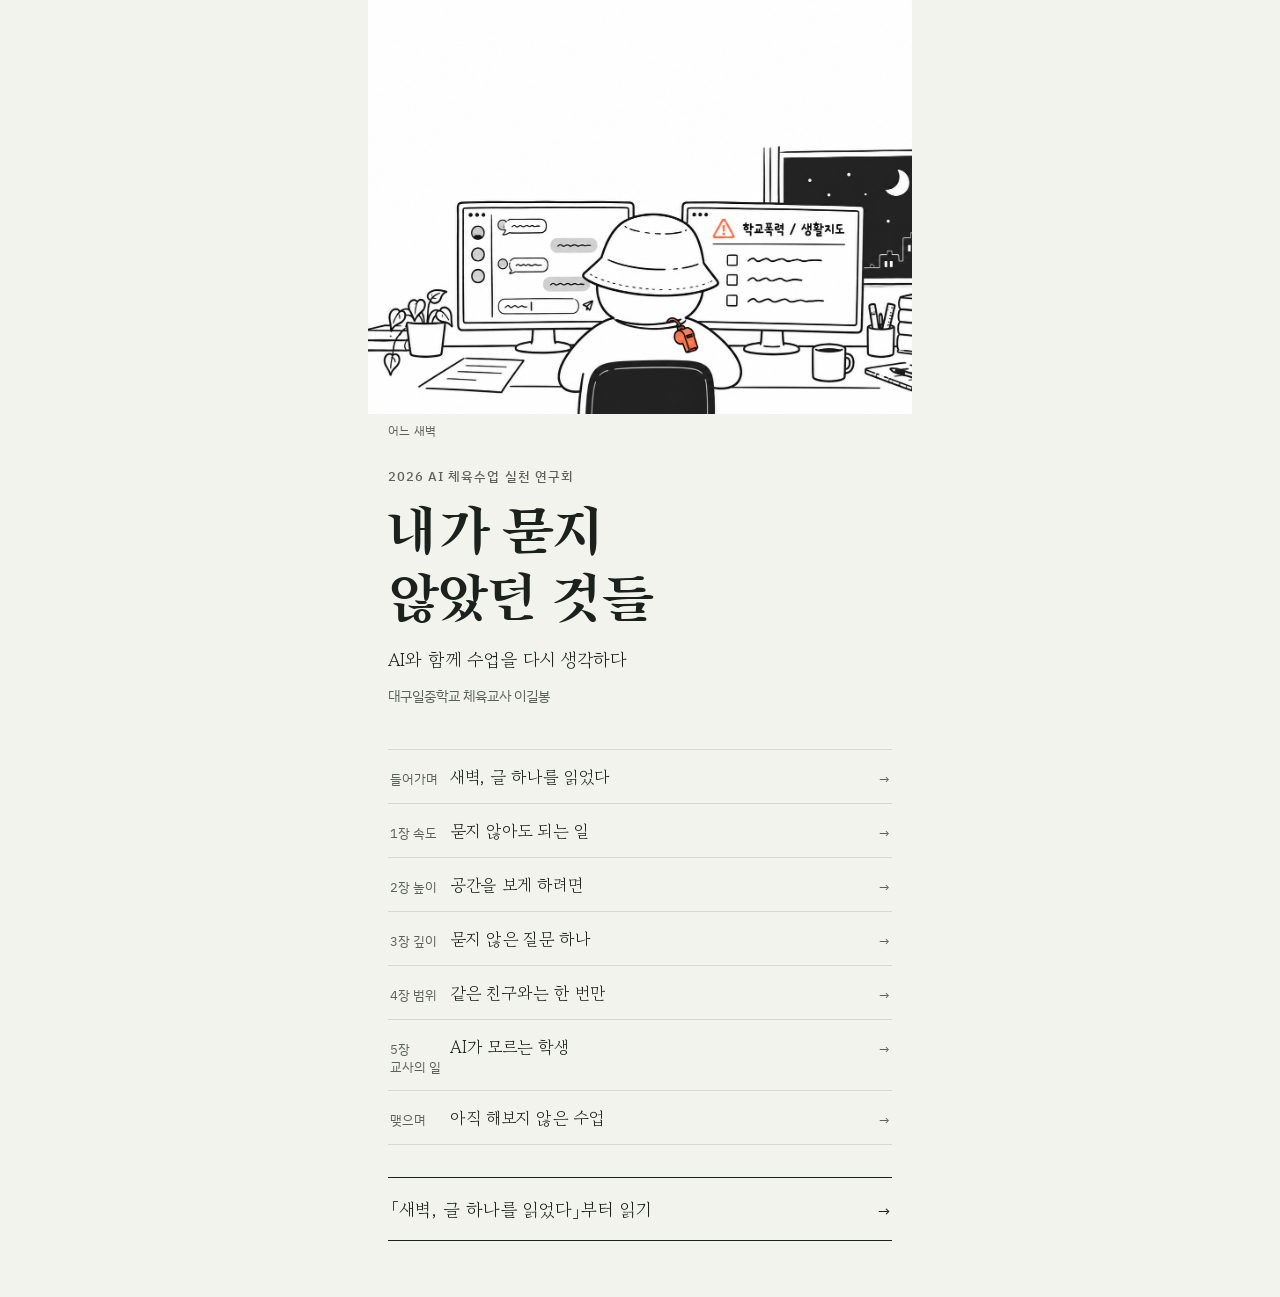
<file: book/v3.html>
<!doctype html>
<html lang="ko">
<head>
<meta charset="utf-8">
<meta name="viewport" content="width=device-width,initial-scale=1,viewport-fit=cover">
<title>내가 묻지 않았던 것들</title>
<meta name="description" content="AI를 더 야심차게 쓰라는 글 한 편을 새벽에 읽고, 한 체육교사가 자기가 묻지 않았던 것들을 적은 글">
<meta property="og:type" content="article">
<meta property="og:title" content="내가 묻지 않았던 것들">
<meta property="og:description" content="AI와 함께 수업을 다시 생각하다 — 대구일중학교 체육교사 이길봉">
<meta property="og:locale" content="ko_KR">
<meta property="og:image" content="https://bbonng.github.io/AIPE/book/cover.png">
<meta property="og:url" content="https://bbonng.github.io/AIPE/book/">
<link rel="preconnect" href="https://fonts.googleapis.com">
<link rel="preconnect" href="https://fonts.gstatic.com" crossorigin>
<link rel="stylesheet" href="https://fonts.googleapis.com/css2?family=Gowun+Batang:wght@400;700&family=Song+Myung&family=IBM+Plex+Sans+KR:wght@400;500;600&display=swap">
<style>
body{margin:0}img{max-width:100%}[hidden]{display:none!important}
/* Layout: a pocket essay book — same shell as 「자격 대신, 공간」. Cover → one chapter per screen → quiet "다음" rule at each chapter's foot. */
:root{
  --paper:#F2F3EC;
  --ink:#1B211C;
  --soft:#5B6359;
  --rule:#D6D9CC;
  --court:#244335;
  --court-ink:#E9ECE2;
  --ball:#EBCB2E;
  --ball-dk:#C9A912;
  --mark:#E9DC8E;
  --accent-ink:#244335;
  --serif:"Gowun Batang","Noto Serif KR","Nanum Myeongjo",serif;
  --display:"Song Myung","Gowun Batang","Noto Serif KR",serif;
  --sans:"IBM Plex Sans KR","Apple SD Gothic Neo","Malgun Gothic",system-ui,sans-serif;
}
@media (prefers-color-scheme:dark){:root:not([data-theme="light"]){
  --paper:#141814;--ink:#E5E7DD;--soft:#9EA597;--rule:#2E352D;--court:#18301F;--court-ink:#E5E7DD;--mark:#4A4417;--accent-ink:#C9D3C0;color-scheme:dark}}
:root[data-theme="dark"]{--paper:#141814;--ink:#E5E7DD;--soft:#9EA597;--rule:#2E352D;--court:#18301F;--court-ink:#E5E7DD;--mark:#4A4417;--accent-ink:#C9D3C0;color-scheme:dark}

*,*::before,*::after{box-sizing:border-box}
html,body{height:100%}
body{background:var(--paper);color:var(--ink);font-family:var(--serif);-webkit-font-smoothing:antialiased;word-break:keep-all;overflow-wrap:break-word}
button{font:inherit;color:inherit}
a{color:inherit}
:focus-visible{outline:2px solid var(--ball-dk);outline-offset:3px;border-radius:4px}

/* ---------- shell ---------- */
.wrap{max-width:34rem;margin:0 auto;padding-inline:20px;padding-block:0 56px}
.view[hidden]{display:none!important}

/* cover */
#cover{min-height:100%;display:flex;flex-direction:column}
#cover .wrap{width:100%}
.photo{margin:0;max-width:34rem;margin-inline:auto}
.photo img{display:block;width:100%;max-width:100%;aspect-ratio:16/9;object-fit:cover;object-position:50% 55%;max-height:46vh;background:#fff}
.photo figcaption{font-family:var(--sans);font-size:12px;color:var(--soft);padding:8px 20px 0;letter-spacing:.02em}
/* 표지 그림이 아직 없을 때 자리만 잡아 두는 틀 — img에 src가 들어오면 자동으로 사라짐 */
.photo .slot{aspect-ratio:4/3;max-height:46vh;border:1px dashed var(--rule);display:grid;place-items:center;font-family:var(--sans);font-size:12px;color:var(--soft);letter-spacing:.06em}
.cover-top{padding-top:28px;display:grid;gap:14px}
.chimg{margin:28px 0 20px}
.chimg img{display:block;width:100%;aspect-ratio:3/4;max-height:56vh;object-fit:cover;border-radius:4px}
.org{font-family:var(--sans);font-size:13px;font-weight:500;letter-spacing:.08em;color:var(--soft)}
.ctitle{font-family:var(--display);font-weight:400;font-size:clamp(40px,12vw,58px);line-height:1.15;margin:0;text-wrap:balance}
.csub{font-size:18px;color:var(--ink)}
.byline{font-family:var(--sans);font-size:14px;color:var(--soft)}
.toc{margin-top:44px;border-top:1px solid var(--rule)}
.toc ol{list-style:none;margin:0;padding:0}
.toc button{width:100%;display:grid;grid-template-columns:3.4rem 1fr auto;align-items:baseline;gap:6px;background:none;border:0;border-bottom:1px solid var(--rule);padding:14px 2px;text-align:left;cursor:pointer}
.toc button:hover .tt{text-decoration:underline;text-underline-offset:4px;text-decoration-color:var(--ball-dk)}
.toc .tn{font-family:var(--sans);font-size:13px;color:var(--soft);font-variant-numeric:tabular-nums}
.toc .tt{font-size:17px}
.toc .ta{font-family:var(--sans);font-size:13px;color:var(--soft)}
.start{margin-top:32px;display:flex;align-items:baseline;justify-content:space-between;gap:12px;width:100%;padding:18px 2px;border:0;border-top:1.5px solid var(--ink);border-bottom:1.5px solid var(--ink);background:none;color:var(--ink);font-family:var(--serif);font-size:18px;cursor:pointer}
.start span:last-child{font-family:var(--sans);font-size:15px}

/* reader */
.bar{position:sticky;top:env(safe-area-inset-top,0px);z-index:5;background:var(--paper);border-bottom:1px solid var(--rule)}
.bar .in{max-width:34rem;margin:0 auto;padding:12px 20px;display:flex;align-items:center;justify-content:space-between;gap:12px;font-family:var(--sans);font-size:13px;color:var(--soft)}
.bar button{background:none;border:0;padding:4px 0;cursor:pointer;color:var(--soft)}
.dots{display:flex;gap:6px;align-items:center}
.dots b{width:7px;height:7px;border-radius:50%;background:var(--rule)}
.dots b.on{background:var(--ball);box-shadow:inset -1px -1px 0 var(--ball-dk);width:9px;height:9px}
.dots b.done{background:var(--soft);opacity:.5}

.chead{padding-top:44px;padding-bottom:8px;display:grid;gap:10px}
.cnum{font-family:var(--sans);font-size:13px;font-weight:600;letter-spacing:.14em;color:var(--accent-ink)}
.chead h2{font-family:var(--display);font-weight:400;font-size:clamp(32px,9vw,42px);line-height:1.2;margin:0;text-wrap:balance}
.chead hr{width:28px;height:1px;border:0;background:var(--ink);margin:10px 0 0}

.prose{font-size:17.5px;line-height:1.95;letter-spacing:-.003em}
.prose p{margin:0 0 1.25em}
.prose p.first::first-letter{font-family:var(--display);font-size:2.2em;line-height:1;float:left;margin:.08em .12em 0 0;color:var(--accent-ink)}
.prose h3{font-family:var(--serif);font-weight:700;font-size:18px;margin:2em 0 .5em}
.prose em{font-style:normal;font-weight:700}
.prose .big{font-family:var(--display);font-size:24px;line-height:1.5;margin:1.6em 0;padding:18px 0;border-top:1px solid var(--rule);border-bottom:1px solid var(--rule);text-align:center;text-wrap:balance}
.prose p.last{margin-top:2.6em}
.sep{text-align:center;color:var(--soft);letter-spacing:.6em;margin:2em 0}

.next{margin-top:48px;border-top:1px solid var(--rule);padding-top:22px;display:grid;gap:18px}
.next button.go{width:100%;display:flex;align-items:center;justify-content:space-between;gap:14px;text-align:left;padding:16px 2px;border:0;border-top:1.5px solid var(--ink);border-bottom:1.5px solid var(--ink);background:none;color:var(--ink);cursor:pointer}
.go small{display:block;font-family:var(--sans);font-size:12px;letter-spacing:.1em;color:var(--soft);margin-bottom:4px}
.go strong{font-family:var(--display);font-weight:400;font-size:21px}
.go .arr{flex:none;font-family:var(--sans);font-size:18px;color:var(--soft)}
.back{background:none;border:0;font-family:var(--sans);font-size:14px;color:var(--soft);cursor:pointer;justify-self:start;padding:4px 0}
.res{border-top:1px solid var(--rule);border-bottom:1px solid var(--rule);padding:18px 2px;font-family:var(--sans);font-size:14.5px;line-height:1.7;display:grid;gap:8px}
.res a{font-weight:600;color:var(--ink);text-decoration-color:var(--ball-dk);text-underline-offset:4px;word-break:break-all}
.res p{margin:0;color:var(--soft)}
.fin{text-align:center;font-family:var(--sans);font-size:12px;letter-spacing:.12em;color:var(--soft);margin-top:12px}
</style>
</head>
<body>

<!-- cover -->
<section id="cover" class="view">
  <figure class="photo">
    <!-- 표지 그림이 정해지면 아래 img에 src를 넣고 slot div를 지우기 -->
    <img id="coverImg" src="cover.png" alt="밤에 모니터 두 대 앞에 앉은 체육교사. 왼쪽 화면은 AI와의 대화, 오른쪽은 학교폭력·생활지도 목록 — 두들 그림" width="1680" height="945">
    <div class="slot" id="coverSlot" hidden>표지 그림 자리</div>
    <figcaption>어느 새벽</figcaption>
  </figure>
  <div class="wrap">
    <div class="cover-top">
      <div class="org">2026 AI 체육수업 실천 연구회</div>
      <h1 class="ctitle">내가 묻지<br>않았던 것들</h1>
      <div class="csub">AI와 함께 수업을 다시 생각하다</div>
      <div class="byline">대구일중학교 체육교사 이길봉</div>
    </div>
    <nav class="toc" aria-label="차례"><ol id="toc"></ol></nav>
    <button class="start" id="startBtn" type="button"><span>「새벽, 글 하나를 읽었다」부터 읽기</span><span aria-hidden="true">→</span></button>
  </div>
</section>

<!-- reader -->
<section id="reader" class="view" hidden>
  <div class="bar"><div class="in">
    <button type="button" id="toCover">← 차례</button>
    <div class="dots" id="dots" aria-hidden="true"></div>
    <span id="pos" style="font-variant-numeric:tabular-nums"></span>
  </div></div>
  <div class="wrap">
    <header class="chead">
      <div class="cnum" id="cnum"></div>
      <h2 id="ctitle"></h2>
      <hr>
      <figure class="chimg" id="chimg" hidden><img id="chimgEl" alt=""></figure>
    </header>
    <article class="prose" id="body"></article>
    <div class="next" id="next"></div>
  </div>
</section>

<!-- chapters -->
<template data-t="새벽, 글 하나를 읽었다" data-label="들어가며">
<p class="first">새벽에 글 하나를 읽었다. AI를 좀 더 야심차게 쓰라는 이야기였다.</p>
<p>쓴 사람은 펠릭스 리제버그. AI 회사 앤트로픽에서 Claude 개발을 이끌어 온 엔지니어링 매니저다. 2026년 10월 13일에 「How to be more ambitious」라는 글을 올렸다.</p>
<p>그는 AI의 능력이 모든 방향으로 고르게 자라지는 않는다고 말한다. 어떤 쪽에서는 믿기 어려운 일을 해내고, 어떤 쪽에서는 아직 부족하다. 그 놀라운 쪽을 타고 멀리 가는 사람들이 있는 반면, 많은 사람은 여전히 간단한 질문을 하거나 이메일 말투를 고치는 데 AI를 쓴다고 했다.</p>
<p>나는 세특 문장을 다듬는 데 썼다. 챗GPT가 처음 나왔을 때부터였다. 무언가를 만들기 시작한 건 그보다 한참 뒤였다. 대진표를 짜고, 작전판을 만들고, 평가표를 정리했다. 꽤 많은 것을 만들었다고 생각했다.</p>
<p>그는 AI를 쓰는 방향을 네 가지로 나눈다. <em>속도, 높이, 깊이, 범위.</em> 속도는 같은 일을 더 빨리 끝내는 것. 높이는 눈앞의 일에서 한 걸음 물러나, 그 일이 결국 무엇을 위한 것인지 보는 것. 깊이는 그 분야 전문가가 실제로 쓰는 자료와 방법, 확인 과정까지 들어가는 것. 범위는 다른 분야의 방법을 빌려 지금 문제를 다시 보는 것.</p>
<p>어려운 말은 없었다. 그런데 하나씩 내 쪽으로 옮겨 보니, 그동안 AI에게 부탁해 온 일들이 떠올랐다. 내가 만들려던 자료를 대신 만들어 달라고 했고, 내가 정해 놓은 기준을 보기 좋게 정리해 달라고 했다. 대부분 이미 내가 할 줄 아는 일이었다.</p>
<p class="big">나는 AI가 할 수 있는 일을 묻지 않고,<br>내가 할 줄 아는 일만 시키고 있었다.</p>
<p>그렇다면 내가 묻지 않았던 것은 무엇이었을까. 네 가지에 하나씩 비춰 보기로 했다.</p>
</template>

<template data-t="묻지 않아도 되는 일" data-label="1장 속도">
<p class="first">리제버그는 속도를 길게 설명하지 않는다. 같은 일을 더 빨리 하는 것은 이미 잘 알려진 AI의 쓰임이라, 한 줄로 지나간다.</p>
<p>그가 짧게 지나간 이 칸에, 나는 꽤 오래 머물러 있었다.</p>
<p>내가 AI로 한 일은 대부분 속도였다. 세특 문장을 다듬고, 수행평가 점수를 입력하고, 긴 공문을 요약하고, 복잡한 내용을 표로 정리했다. 피구대회 심판 등록부를 만들었고, 복식 대진표를 짰다. 하나하나는 전부 내가 할 줄 아는 일이다. AI가 없었어도 했을 일이고, 다만 밤이 길어졌을 뿐이다.</p>
<p>속도는 아무것도 묻지 않아도 되는 칸이다. 시키기만 하면 된다.</p>
<p>그렇다고 속도가 가볍다는 말은 아니다. 수업보다 수업 밖의 일이 더 많은 날도 있는 학교에서, 덜어 낸 시간은 수업을 한 번 더 생각할 시간이 되고 아이 이야기를 조금 더 들을 시간이 된다.</p>
<p>다만 아낀 시간이 실제로 어디로 갔는지는 자신이 없다. 자료 하나가 빨리 끝나면 다음 자료를 만들었다. 표가 쉽게 나오니 기준을 하나 더 넣었다. 편해진 만큼 일을 더 했다.</p>
<p class="big">일을 빨리 끝내는 것과,<br>그 일을 제대로 하는 것은 다른 문제였다.</p>
<p>표 하나가 끝났을 때, 그 표가 결국 무엇을 위한 것이었는지 물어본 적이 있었던가. 리제버그의 두 번째 개념, 높이는 거기서 시작한다.</p>
</template>

<template data-t="공간을 보게 하려면" data-label="2장 높이">
<p class="first">리제버그는 자기 경험으로 높이를 설명한다. 처음에는 AI에게 프로그램의 오류를 하나씩 고쳐 달라고 했다. 그러다 어느 순간부터는 오류 하나가 아니라, 프로그램이 오류 없이 돌아가도록 지켜 달라고 맡겼다.</p>
<p>비슷해 보이지만 다르다. 하나는 생긴 문제를 고치는 일이고, 다른 하나는 그 일들이 모여서 이루려는 것을 맡기는 일이다. 그는 이렇게 묻는다. 그다음에 무슨 일이 일어나길 바라는가.</p>
<p>이 대목에서 작전판이 떠올랐다.</p>
<p>지금 하고 있는 수업에서 내가 가르치고 싶은 것은 하나다. 공간을 보는 눈. 축구에서 멋진 골보다, 득점에는 실패했어도 빈 공간을 보고 넣어 준 스루패스의 그 기점. 그걸 알아보는 눈을 아이들에게 주고 싶었다.</p>
<p>나는 수업에 부제를 붙인다. 작년 농구의 부제는 스텝이었다. 공을 넣는 기술보다 앞으로 나아가는 발이 먼저라고 생각해서였다. 올해 플래그풋볼의 부제는 공간이다. 작전판을 만든 것도 그래서였다.</p>
<p>작전판은 6월부터 생각했다. 처음 만든 판은 한 번 갈아엎었다. 수업을 준비하고, 수업을 하면서 판이 무엇을 보여 줘야 하는지가 점점 또렷해졌다. 다시 만든 판은 하나만 보여 준다. 수비가 리시버를 늦게 따라가면 공간이 생긴다는 것. 아이들이 처음 당구를 치고 나서 당구대를 떠올리며 3쿠션을 상상하듯, 이렇게 움직이면 공간이 생기겠구나를 즐겁게 상상하게 만들고 싶었다.</p>
<p>그런데 판이 무엇을 보여 줘야 하는지는 내가 수업을 하면서 혼자 찾아간 것이었다. AI에게 한 말은 처음부터 끝까지 비슷했다. "작전판을 만들어 줘." "여기를 고쳐 줘." 오류를 하나씩 고쳐 달라는 말과 같은 높이였다.</p>
<p class="big">공간을 보게 하려면 어떻게 해야 하느냐고,<br>나는 한 번도 묻지 않았다.</p>
<p>그 질문을 통째로 AI에게 넘기는 게 맞는지는 아직 모르겠다. 다만 한 번이라도 물어봤다면, 대화는 조금 달라졌을 것이다.</p>
<p>올해 아이들은 긴 패스가 어려우니 속임수 작전을 많이 쓴다. 그게 실제 경기에서 먹히는 날이 있다. 그런데 같은 작전을 작전판에 올리면 5야드도 못 가서 아이들이 속상해한다. 판이 아이들을 따라가지 못하는 것이다. 화면에서 잘된 작전이 운동장에서 통하는 게 아니라, 운동장에서 통한 것을 화면이 따라와야 한다는 걸 아이들이 가르쳐 줬다.</p>
<p>다음엔 판을 고쳐 달라고 하기 전에 먼저 물어보려 한다. 운동장에서 통한 작전이 판에서는 왜 안 통할까. 아이들이 공간을 보게 하려면, 이 판은 무엇을 보여 줘야 할까.</p>
<p>목표를 바로 세웠다고 해서, 그 목표에 닿는 방법까지 맞는 걸까. 세 번째 개념, 깊이는 여기서 이어진다.</p>
</template>

<template data-t="묻지 않은 질문 하나" data-label="3장 깊이">
<p class="first">리제버그는 AI에게 전문가처럼 하라고 하면, 말투만 바뀌고 방법은 그대로인 경우가 많다고 했다. 그가 말하는 깊이는 전문가의 말투가 아니라 전문가의 방법이다. 누가 정리해 준 것 말고 날것의 자료에서 시작하고, 그 분야 사람들이 실제로 쓰는 도구를 쓰고, 결과가 맞는지는 AI 스스로 판단하게 두지 말고 바깥에서 확인하라는 것이다.</p>
<p>이 대목에서 평가지 하나가 떠올랐다.</p>
<p>수행평가를 준비할 때 가장 오래 붙잡고 있는 일이 평가 기준을 만드는 것이다. AI는 이 일을 꽤 잘 도와준다. 종목과 평가 요소를 알려 주면 수준별 기준을 만들어 주고, 문장도 다듬어 준다. 표는 금방 완성된다.</p>
<p>피클볼 첫해에 만든 경기 평가 체크리스트가 그랬다. 항목이 많았고, 보기에는 훌륭했다. 그런데 그 종이를 들고 코트에 나가 보니, 종이를 다 채우려면 정작 아이들을 볼 틈이 없었다.</p>
<p>기준이 모호해서 생기는 문제와, 평가하려는 능력을 잘못 정해서 생기는 문제는 다르다. 앞의 것은 문장을 고치면 나아진다. 뒤의 것은 아무리 다듬어도 해결되지 않는다. 내 평가지는 뒤의 것이었다.</p>
<p>그 평가지가 재는 것이 내 목표가 맞느냐고, 나는 누구에게도 묻지 않았다. AI에게도, 나 자신에게도.</p>
<p>그 평가지는 AI와 상관없이 내가 만든 것이다. 그런데 AI였다면 더 빨리, 더 촘촘하게 만들어 줬을 것이다. 항목은 더 늘었을 것이다. 그리고 "좋은 평가표입니다"라고 했을 것이다.</p>
<p class="big">묻지 않으면 AI는<br>틀린 평가지를 더 잘 만들어 준다.</p>
<p>리제버그가 말한 바깥은, 교사에게는 아이들이었다. 좋은 평가표가 곧 좋은 평가는 아니었고, 그걸 알려 준 건 아이들이었다.</p>
<p>다음 평가지를 만들 땐 항목부터 달라고 하지 않고 먼저 물어보려 한다. 이 평가지가 재는 것이 내가 가르친 것과 같은가. 그게 맞는지는 무엇으로 확인할 수 있는가.</p>
<p>평가지를 들고 코트에 서 보면, 기능만으로는 설명되지 않는 장면이 자주 보인다. 네 번째 개념, 범위가 떠오른 건 그 장면에서였다.</p>
</template>

<template data-t="같은 친구와는 한 번만" data-label="4장 범위">
<p class="first">경기가 시작되면 공은 몇몇 아이에게 몰린다. 잘하는 아이가 공을 잡고, 잘하는 친구에게 준다. 다른 아이들은 코트 위에 있지만 공을 만질 일이 거의 없다. 골고루 패스하라고 말해도, 다음 경기에서 같은 장면이 되풀이된다.</p>
<p>왜 그 아이에게는 패스하지 않을까. 공을 받지 못하는 아이는 어떤 마음일까. 받고 싶은데 기회가 없는 걸 수도 있고, 실수할까 봐 공이 오지 않기를 바라고 있을 수도 있다.</p>
<p>리제버그는 범위를 넓히는 방법으로 오래된 요령 하나를 소개한다. 명사를 동사로 바꿔 보라는 것이다. 분기 보고서는 '발표 자료'가 아니라 '바쁜 사람들이 30분 안에 원인과 결과를 믿고 결정하게 만드는 일'이다. 동사로 바꾸면 그 일에 어떤 분야가 필요한지가 보인다고 했다. 그리고 하나를 당부한다. 그 분야 사람처럼 말하게 하지 말고, 그 사람이 실제로 하는 일을 하게 하라고.</p>
<p>나도 해 봤다. 조 편성은 '명단 나누기'가 아니었다. '아이들이 서로에게 공을 주고받게 만드는 일'이었다.</p>
<p>그렇게 쓰고 보니, 체육교육학 말고 다른 분야의 일을 이미 하고 있었다. 올해 플래그풋볼 첫 시간들, 아이들은 미식축구를 해 본 적이 없으니 무작정 패스만 수십 번 던졌고 수비는 밀고 잡고 당기는 핸드볼이 되어 갔다. 규칙을 바꿨다. 전방 패스를 없애고, 플래그가 뽑히면 그 자리에 서고, 수비는 1대1로. 그다음 시간에 전방 패스를 딱 한 번 열었다. 어떤 규칙이 누구에게 기회를 주는지 묻는 것, 게임 디자인이 하는 일이다.</p>
<p>복식 대진표에는 원칙이 하나 있다. 같은 친구와는 한 번만 짝이 된다. 플래그풋볼 팀을 짤 때는 여학생이 한 팀에 최소 두 명은 들어가게 했다. 반에서 잘 어울리지 못하는 아이가 보이면, 리더십 있는 아이와 같은 조가 되도록 조건을 짰다. 누가 누구와 함께해야 하는지 아이들을 보고 읽는 것, 사회심리학이 하는 일이다.</p>
<p>체육교사라면 다들 이렇게 해 왔을 것이다. 나만 그런 게 아닐 것이다.</p>
<p>그런데 AI에게는 "이 조건으로 짜 줘"라고만 했다. 조건은 내가 정했고, AI는 그걸 코드로 옮겼다. 그 아이에게 왜 공이 가지 않는지, 게임 디자이너와 사회심리학자라면 무엇을 보겠느냐고 물어본 적은 없다.</p>
<p class="big">묻는 것과 시키는 것은<br>다른 일이었다.</p>
<p>다음엔 조건을 건네기 전에 먼저 물어보려 한다. 이 반에서 그 아이에게 공이 가지 않는 이유를, 게임 디자이너라면 무엇에서 찾을까. 사회심리학자라면 무엇을 먼저 볼까.</p>
<p>그런데 아이를 더 잘 알고 싶어서 AI에게 묻는다면, 어디까지 물어도 되는 걸까.</p>
</template>

<template data-t="AI가 모르는 학생" data-label="5장 교사의 일">
<p class="first">여기까지 쓰고 나니, 묻기만 하면 될 것 같다. 작전을 되묻고, 평가를 되묻고, 다른 분야의 눈까지 빌릴 수 있으니.</p>
<p>그런데 리제버그의 글에서 내가 따라갈 수 없는 대목도 있었다. 그는 높이를 올리다 보면 사람이 일일이 끼어들지 않아도 되는 흐름이 생긴다고 했다. 그리고 이 모든 야심에는 AI가 필요한 자료에 마음껏 닿을 수 있어야 한다는 조건이 붙는다고 했다. 프로그램이라면 그럴 수 있다. 교실은 다르다.</p>
<p>생활안전부장으로서 나는 학생 면담을 녹음한다. 녹음기를 책상 위에 두고, 교사를 지키기 위한 것이라고 먼저 설명하고, 그날 서류로 남긴다. 그리고 요즘은 그 녹취록을 AI에게 읽힌다. 아이가 말하지 않은 것을 읽어 보려고.</p>
<p>리제버그의 말대로라면 녹취록은 가장 날것의 자료다. 그런데 여기엔 바깥이 없다. AI가 "이 아이는 이런 상태로 보인다"고 했을 때 그게 맞는지를 무엇이 보여 주나. 코트에서는 아이가 빈 곳으로 뛰면 보이는데, 마음은 그런 증거가 없다. 그리고 사안의 목적은 피해 학생의 회복이지 학생 분석이 아니다. 녹취록을 읽히는 일이 깊이인지, 넘지 말아야 할 선인지, 나는 아직 모르겠다.</p>
<p>아이에게 물어야 할 것을, AI에게 묻고 있는 건 아닌가.</p>
<p>한 아이가 경기 내내 공을 피했다고 하자. AI는 기능 부족, 자신감, 팀 안의 역할을 원인으로 내놓을 것이다. 도움이 되는 가설들이다. 그러나 그 아이가 어제 어떤 일을 겪었는지, 오늘 아침 친구와 무슨 말을 주고받았는지는 모른다. 나도 다 알지는 못한다. 그래서 묻고, 듣고, 지켜본다.</p>
<p class="big">AI는 학생을 모른다.<br>나도 다 알지는 못한다.</p>
<p>내가 AI로 작전 백 개를 만들어도 아이가 화살표만 따라 뛴다면, 전술을 스스로 판단하는 힘이 자랐다고 말할 수 없다. 반대로 단순한 경기 하나에서 아이가 빈 공간을 발견하고 다음 움직임을 바꿨다면, 그 수업에는 배움이 있었을 것이다. 교사가 AI로 더 많은 일을 할 수 있게 되는 것과, 아이들의 배움이 깊어지는 것은 다르다. 내가 마음을 두고 싶은 것은 두 번째다.</p>
<p>이것은 AI가 부족하다는 말이 아니다. 내가 놓으면 안 되는 일이 무엇인지 확인하는 일에 가깝다.</p>
<p>경기 내내 공을 피한 아이에게 다가가 말을 거는 일. 녹취록을 AI에게 넘기기 전에, 그 아이가 앞에 앉아 있던 모습을 먼저 떠올리는 일. 누구를 같은 조에 넣을지 정하기 전에, 그 반 아이들이 서로 어떻게 지내는지 한 번 더 보는 일. 점수를 적기 전에, 그 아이가 지난번보다 무엇이 달라졌는지 기억해 내는 일.</p>
<p>AI는 그 일을 도와줄 수는 있어도 대신해 주지는 못한다. 그 일만큼은 내 손에서 놓고 싶지 않다.</p>
</template>

<template data-t="아직 해보지 않은 수업" data-label="맺으며">
<p class="first">리제버그는 글 끝에서 왜 이런 글을 썼는지 털어놓는다. 사람은 자기가 가능하다고 믿는 만큼만 해낸다는 것이다.</p>
<p>그가 든 예 가운데 하나는 체육교사라면 다 아는 이야기다. 1954년 5월, 로저 배니스터가 1마일을 4분 안에 뛰었다. 수십 년 동안 아무도 넘지 못하던 벽이었다. 그런데 그가 혼자였던 기간은 46일뿐이었다. 벽은 누군가 한 번 넘고 나자 낮아졌다. 올봄 런던에서는 마라톤 2시간의 벽이 깨졌고, 같은 경기에서 2위도 그 벽을 넘었다.</p>
<p>그 대목을 읽으며 생각했다. AI 앞에서 나는 넘어 보기도 전에 벽을 정해 두고 있었는지 모른다. 내가 할 줄 아는 것까지만.</p>
<p>나에게도 시작하지 못한 수업들이 있다. 시간이 많이 들어서, 잘 모르는 분야라서, 혼자서는 어렵다고 여겨서. 그때는 제약이라고 생각했던 것들 중 몇 가지를 이제는 다시 꺼내 볼 수 있을 것 같다.</p>
<p>그렇다고 AI를 많이 쓰는 교사가 더 좋은 교사라는 뜻은 아니다. 아이를 오래 지켜본 교사의 짧은 한마디가 복잡한 프로그램보다 정확할 때가 있다. 오늘 연수에서 "다 됩니다"라고 말씀드린 사람이 이렇게 쓰는 것이 이상하게 들릴지도 모르겠다. 하지만 둘 다 사실이다.</p>
<p>그래서 나는 '야심차게'라는 말을 쉽게 쓰지 못하겠다. 영어의 ambitious는 더 멀리 가 보려는 마음에 가까운데, 한국어의 야심은 때로 남보다 앞서려는 마음처럼 들린다. 영어로 읽은 것을 우리말로 옮기면서 가장 오래 걸린 단어였다. 리제버그의 뜻과 어긋난 곳이 있다면 내 탓이다. 내가 붙잡고 싶은 뜻은 이렇다. 더 좋은 수업을 해 보고 싶다는 마음. 그리고 내가 해 온 방법이 전부는 아닐 수 있다는 생각.</p>
<p>새벽에 읽은 글 하나가 내게 남긴 것은 새로운 AI 기능이나 특별한 프롬프트가 아니었다. 당연하게 여기던 일들을 다시 물어볼 수 있다는 사실이었다.</p>
<p class="last">묻지 않았던 것들을, 이제야</p>
<p class="big">묻기 시작했다.</p>
</template>

<script>
(function(){
  const tpls=[...document.querySelectorAll('template[data-t]')];
  const chapters=tpls.map((t,i)=>({title:t.dataset.t,html:t.innerHTML,img:t.dataset.img,alt:t.dataset.alt,label:t.dataset.label||((i+1)+'장'),num:t.dataset.label||String(i+1)}));
  const N=chapters.length;
  const $=id=>document.getElementById(id);
  const cover=$('cover'),reader=$('reader');

  /* cover image: show when a src is present */
  const ci=$('coverImg');if(ci.getAttribute('src')){ci.hidden=false;$('coverSlot').hidden=true;}

  /* table of contents */
  const toc=$('toc');
  chapters.forEach((c,i)=>{const li=document.createElement('li');const b=document.createElement('button');b.type='button';
    b.innerHTML='<span class="tn">'+c.num+'</span><span class="tt"></span><span class="ta" aria-hidden="true">→</span>';
    b.querySelector('.tt').textContent=c.title;b.addEventListener('click',()=>open(i));li.appendChild(b);toc.appendChild(li);});
  const dots=$('dots');for(let i=0;i<N;i++)dots.appendChild(document.createElement('b'));

  function open(i){
    const c=chapters[i];
    cover.hidden=true;reader.hidden=false;
    $('cnum').textContent=c.label;
    $('ctitle').textContent=c.title;
    $('body').innerHTML=c.html;
    if(c.img){$('chimgEl').src=c.img;$('chimgEl').alt=c.alt||'';$('chimg').hidden=false;}else{$('chimg').hidden=true;}
    $('pos').textContent=(i+1)+' / '+N;
    [...dots.children].forEach((d,k)=>{d.className=k===i?'on':k<i?'done':'';});
    const nx=$('next');nx.innerHTML='';
    if(i<N-1){
      const go=document.createElement('button');go.type='button';go.className='go';
      go.innerHTML='<span><small>다음 · '+chapters[i+1].label+'</small><strong></strong></span><span class="arr" aria-hidden="true">→</span>';
      go.querySelector('strong').textContent=chapters[i+1].title;go.addEventListener('click',()=>open(i+1));nx.appendChild(go);
    }else{
      const r=document.createElement('div');r.className='res';
      r.innerHTML='<p>오늘 연수에서 보신 체육교사 업무분장표와 거기 달린 도구들은 여기 있습니다.</p><a href="https://bbonng.github.io/AIPE/board/" target="_blank" rel="noopener">bbonng.github.io/AIPE/board</a><p>이 글이 출발한 원문입니다.</p><a href="https://felixrieseberg.com/how-to-be-more-ambitious-a-tutorial-for-humans-with-models/" target="_blank" rel="noopener">Felix Rieseberg, How to be more ambitious (2026. 10. 13.)</a>';
      nx.appendChild(r);
      const home=document.createElement('button');home.type='button';home.className='go';
      home.innerHTML='<span><small>끝까지 읽어 주셔서 고맙습니다</small><strong>처음으로</strong></span><span class="arr" aria-hidden="true">↺</span>';
      home.addEventListener('click',showCover);nx.appendChild(home);
      const f=document.createElement('div');f.className='fin';f.textContent='새벽에 · 이길봉';nx.appendChild(f);
    }
    if(i>0){const bk=document.createElement('button');bk.type='button';bk.className='back';bk.textContent='← '+chapters[i-1].label+' '+chapters[i-1].title;bk.addEventListener('click',()=>open(i-1));nx.appendChild(bk);}
    try{history.replaceState(null,'','#ch'+(i+1));}catch(e){}
    window.scrollTo(0,0);
  }
  function showCover(){reader.hidden=true;cover.hidden=false;try{history.replaceState(null,'','#cover');}catch(e){}window.scrollTo(0,0);}
  $('startBtn').addEventListener('click',()=>open(0));
  $('toCover').addEventListener('click',showCover);

  const m=/^#ch(\d+)$/.exec(location.hash);
  if(m&&+m[1]>=1&&+m[1]<=N)open(+m[1]-1);
})();
</script>

</body>
</html>
</file>
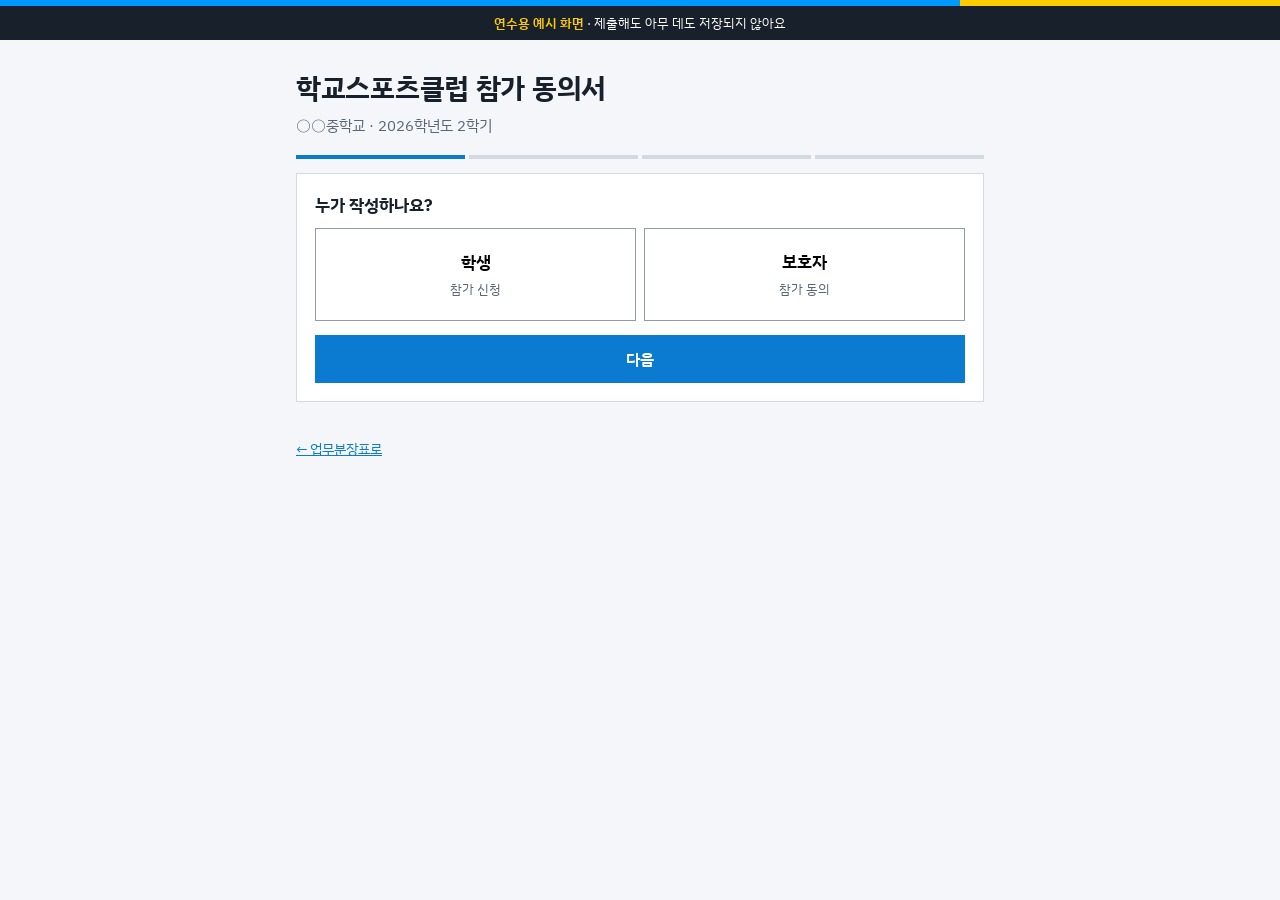
<file: board/demo/consent.html>
<!doctype html>
<html lang="ko">
<head>
<meta charset="utf-8">
<meta name="viewport" content="width=device-width, initial-scale=1">
<title>스포츠클럽 참가 동의서 · 예시</title>
<link rel="preconnect" href="https://fonts.googleapis.com"><link rel="preconnect" href="https://fonts.gstatic.com" crossorigin>
<link rel="stylesheet" href="https://fonts.googleapis.com/css2?family=IBM+Plex+Sans+KR:wght@400;500;600&display=swap">
<link rel="stylesheet" href="demo.css">
<style>
.step{display:none}.step.on{display:block}
.steps{display:flex;gap:4px;margin-bottom:14px}.steps i{flex:1;height:4px;background:var(--line)}.steps i.on{background:var(--accent)}
.doc{background:var(--head);padding:14px;font-size:15px;max-height:240px;overflow:auto}
.doc h3{font-size:16px;margin:0 0 6px}.doc ul{margin:6px 0;padding-left:20px}
.check{display:flex;gap:10px;align-items:flex-start;margin:14px 0;font-size:15px;color:var(--ink)}
.check input{width:22px;height:22px;flex:none;margin-top:2px}
canvas{display:block;width:100%;height:180px;background:#fff;border:1px dashed var(--line-strong);touch-action:none}
.two{display:grid;grid-template-columns:1fr 1fr;gap:8px}
.role{font:inherit;padding:20px 10px;border:1px solid var(--line-strong);background:#fff;cursor:pointer;font-size:17px;font-weight:600}
.role small{display:block;font-weight:400;font-size:13px;color:var(--sub);margin-top:4px}
.role[aria-pressed="true"]{border:2px solid var(--accent);background:var(--accent-soft)}
</style>
</head>
<body>
<div class="bands"><i></i><i></i></div>
<div class="demo-flag"><b>연수용 예시 화면</b> · 제출해도 아무 데도 저장되지 않아요</div>
<main class="wrap">
  <h1>학교스포츠클럽 참가 동의서</h1>
  <p class="lead">○○중학교 · 2026학년도 2학기</p>
  <div class="steps" aria-hidden="true"><i class="on"></i><i></i><i></i><i></i></div>

  <section class="card step on" data-s="0">
    <h2>누가 작성하나요?</h2>
    <div class="two">
      <button class="role" data-r="학생" aria-pressed="false">학생<small>참가 신청</small></button>
      <button class="role" data-r="보호자" aria-pressed="false">보호자<small>참가 동의</small></button>
    </div>
    <button class="btn full" style="margin-top:14px" data-next disabled id="n0">다음</button>
  </section>

  <section class="card step" data-s="1">
    <h2>학생 정보</h2>
    <div class="two"><div><label for="g">학년</label><select id="g"><option>1</option><option selected>2</option><option>3</option></select></div>
    <div><label for="c">반</label><select id="c"></select></div></div>
    <label for="n">학생 이름</label><input id="n" value="예시학생">
    <label for="sp">희망 종목</label><select id="sp"><option>피구</option><option>피클볼</option><option>플래그풋볼</option><option>배드민턴</option></select>
    <label for="ph" id="phL">보호자 연락처</label><input id="ph" value="010-0000-0000" inputmode="tel">
    <button class="btn full" style="margin-top:14px" data-next>다음</button>
  </section>

  <section class="card step" data-s="2">
    <h2>안내 및 동의</h2>
    <div class="doc">
      <h3>가정통신문 (예시 문구)</h3>
      <p>학교스포츠클럽은 정규 수업 외 시간에 운영되며, 학생의 건강한 여가 활동과 교우 관계 형성을 돕습니다.</p>
      <ul><li>운영 기간: 2026. 9. ~ 12.</li><li>운영 시간: 매주 수요일 방과 후 (16:30~17:30)</li><li>장소: 체육관, 테니스장</li><li>준비물: 운동복, 실내화, 물</li></ul>
      <p>활동 중 발생할 수 있는 안전사고는 학교안전공제회 보상 기준에 따릅니다.</p>
    </div>
    <label class="check"><input type="checkbox" id="a1">위 내용을 읽었고, 참가에 동의합니다.</label>
    <label class="check"><input type="checkbox" id="a2">연락과 안전 관리를 위한 이름·연락처 수집에 동의합니다. (활동 종료 후 파기)</label>
    <button class="btn full" data-next id="n2" disabled>다음</button>
  </section>

  <section class="card step" data-s="3">
    <h2 id="sigT">서명</h2>
    <p class="muted" style="margin:0 0 8px">손가락이나 마우스로 서명해 주세요.</p>
    <canvas id="pad" aria-label="서명 칸"></canvas>
    <div class="row" style="margin-top:10px"><button class="btn ghost" id="clr">다시 쓰기</button><button class="btn" id="send" style="flex:1" disabled>제출</button></div>
  </section>

  <section class="card step" data-s="4" style="text-align:center">
    <h2 style="font-size:20px">제출됐어요 (예시)</h2>
    <p>실제 화면에서는 선생님 시트에 한 줄이 생기고,<br>안 낸 학생은 '미제출'로 따로 보여요.</p>
    <p class="muted">이 예시 화면은 아무 데도 저장하지 않아요.</p>
    <button class="btn ghost" onclick="location.reload()">처음부터 다시</button>
  </section>
  <a class="back" href="../">← 업무분장표로</a>
</main>
<script>
const $=s=>document.querySelector(s),$$=s=>[...document.querySelectorAll(s)];
let step=0, role="";
for(let i=1;i<=11;i++){const o=document.createElement("option");o.textContent=i;if(i===4)o.selected=true;$("#c").appendChild(o);}
function go(n){step=n;$$(".step").forEach(e=>e.classList.toggle("on",+e.dataset.s===n));$$(".steps i").forEach((e,i)=>e.classList.toggle("on",i<=Math.min(n,3)));if(n===3)fit();window.scrollTo(0,0);}
$$(".role").forEach(b=>b.onclick=()=>{role=b.dataset.r;$$(".role").forEach(x=>x.setAttribute("aria-pressed",String(x===b)));$("#n0").disabled=false;$("#sigT").textContent=role+" 서명";});
$$("[data-next]").forEach(b=>b.onclick=()=>go(step+1));
const ag=()=>{$("#n2").disabled=!($("#a1").checked&&$("#a2").checked)};$("#a1").onchange=ag;$("#a2").onchange=ag;
const cv=$("#pad"),cx=cv.getContext("2d");let drawing=false,drawn=false;
function fit(){const r=cv.getBoundingClientRect(),d=devicePixelRatio||1;cv.width=r.width*d;cv.height=r.height*d;cx.scale(d,d);cx.lineWidth=2.5;cx.lineCap="round";cx.strokeStyle="#17202B";}
function pt(e){const r=cv.getBoundingClientRect();return[e.clientX-r.left,e.clientY-r.top];}
cv.onpointerdown=e=>{drawing=true;cv.setPointerCapture(e.pointerId);cx.beginPath();cx.moveTo(...pt(e));};
cv.onpointermove=e=>{if(!drawing)return;cx.lineTo(...pt(e));cx.stroke();if(!drawn){drawn=true;$("#send").disabled=false;}};
cv.onpointerup=()=>drawing=false;
$("#clr").onclick=()=>{cx.clearRect(0,0,cv.width,cv.height);drawn=false;$("#send").disabled=true;};
$("#send").onclick=()=>go(4);
</script>
</body>
</html>
</file>
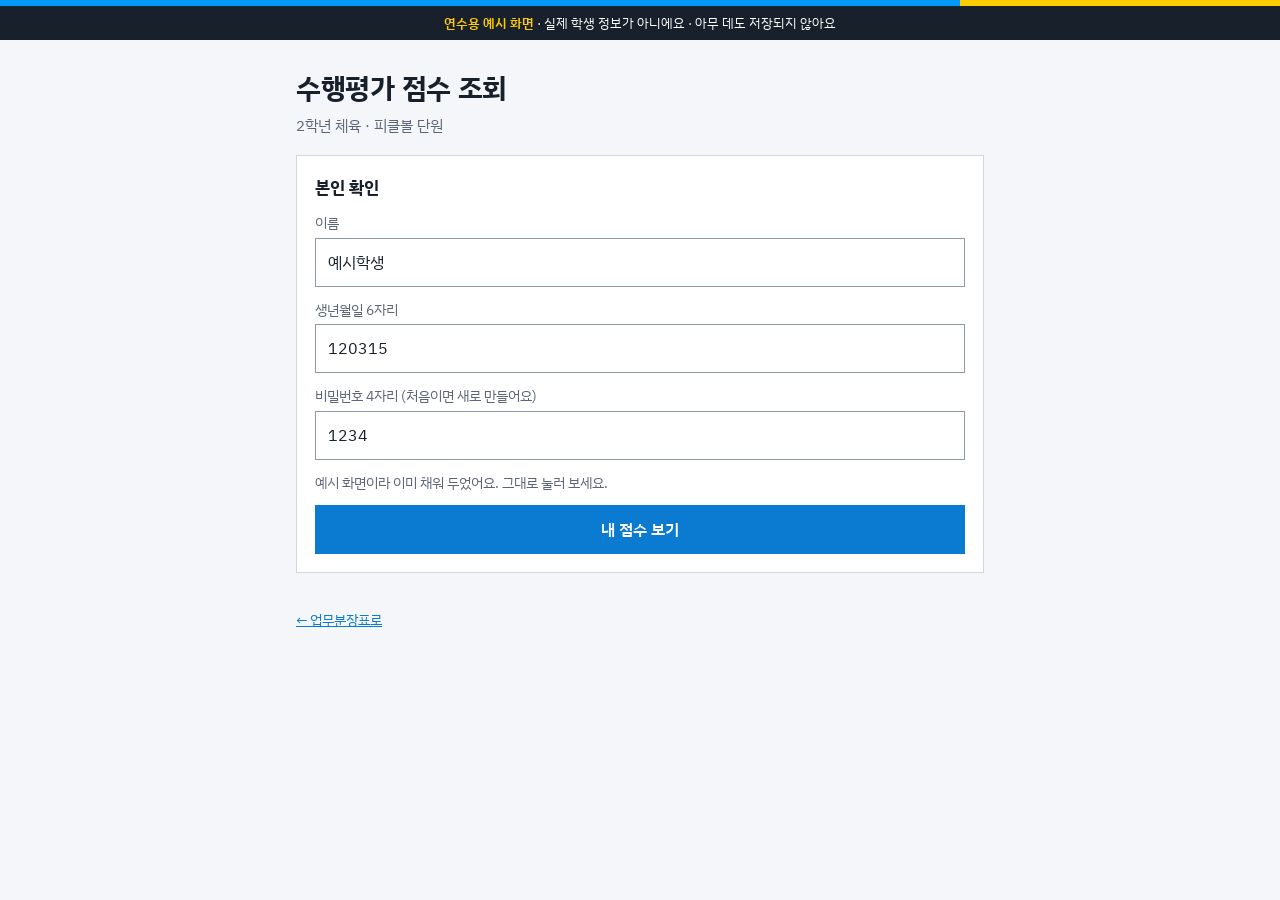
<file: board/demo/score.html>
<!doctype html>
<html lang="ko">
<head>
<meta charset="utf-8">
<meta name="viewport" content="width=device-width, initial-scale=1">
<title>수행평가 점수 조회 · 예시</title>
<link rel="preconnect" href="https://fonts.googleapis.com"><link rel="preconnect" href="https://fonts.gstatic.com" crossorigin>
<link rel="stylesheet" href="https://fonts.googleapis.com/css2?family=IBM+Plex+Sans+KR:wght@400;500;600&display=swap">
<link rel="stylesheet" href="demo.css">
<style>
.score{display:grid;grid-template-columns:1fr auto;gap:4px 12px;align-items:center;padding:14px 0;border-top:1px solid var(--line)}
.score:first-of-type{border-top:0}
.score b{font-size:17px}
.score .g{font-size:26px;font-weight:600;color:var(--accent);text-align:right;grid-row:span 2}
.score p{margin:0;color:var(--sub);font-size:14px;grid-column:1}
.who{display:flex;justify-content:space-between;align-items:baseline;margin-bottom:6px}
#result[hidden],#login[hidden]{display:none}
</style>
</head>
<body>
<div class="bands"><i></i><i></i></div>
<div class="demo-flag"><b>연수용 예시 화면</b> · 실제 학생 정보가 아니에요 · 아무 데도 저장되지 않아요</div>
<main class="wrap">
  <h1>수행평가 점수 조회</h1>
  <p class="lead">2학년 체육 · 피클볼 단원</p>

  <section class="card" id="login">
    <h2>본인 확인</h2>
    <label for="nm">이름</label><input id="nm" value="예시학생" autocomplete="off">
    <label for="bd">생년월일 6자리</label><input id="bd" value="120315" inputmode="numeric" autocomplete="off">
    <label for="pin">비밀번호 4자리 <span class="muted">(처음이면 새로 만들어요)</span></label><input id="pin" value="1234" inputmode="numeric" autocomplete="off">
    <p class="muted" style="margin:12px 0">예시 화면이라 이미 채워 두었어요. 그대로 눌러 보세요.</p>
    <button class="btn full" id="go">내 점수 보기</button>
  </section>

  <section class="card" id="result" hidden>
    <div class="who"><h2 style="margin:0">예시학생 <span class="muted">2학년 4반</span></h2><button class="btn ghost" id="out" style="min-height:36px;padding:6px 12px">나가기</button></div>
    <p class="muted" style="margin:0 0 6px">다른 친구의 점수는 볼 수 없어요. 선생님 시트에서 본인 줄만 가져와요.</p>
    <div class="score"><b>서브</b><span class="g">4</span><p>언더핸드 서브를 지정 코트에 안정적으로 넣음</p></div>
    <div class="score"><b>리턴 앤 발리</b><span class="g">A</span><p>깊은 리턴 뒤 키친 라인에서 발리로 이어 감</p></div>
    <div class="score"><b>경기 수행</b><span class="g">A</span><p>파트너와 코트를 나눠 맡고 상황에 맞는 샷을 고름</p></div>
    <div class="score"><b>서술형</b><span class="g">B</span><p>키친 규칙은 설명했지만, 그래서 생기는 경기 모습까지는 쓰지 못함</p></div>
    <div class="card" style="margin:14px 0 0;background:var(--accent-soft);border-color:var(--accent)">
      <b>다음에 해 볼 것</b>
      <p style="margin:4px 0 0">"키친 때문에 네트 앞 강타가 막혀서 → 짧은 공을 주고받는다"처럼 규칙과 결과를 이어서 써 보세요.</p>
    </div>
    <p class="muted" style="margin-top:12px">점수가 다르다고 생각되면 금요일까지 체육 선생님께 말해 주세요.</p>
  </section>
  <a class="back" href="../">← 업무분장표로</a>
</main>
<script>
const $=s=>document.querySelector(s);
$("#go").onclick=()=>{$("#login").hidden=true;$("#result").hidden=false;};
$("#out").onclick=()=>{$("#login").hidden=false;$("#result").hidden=true;};
</script>
</body>
</html>
</file>
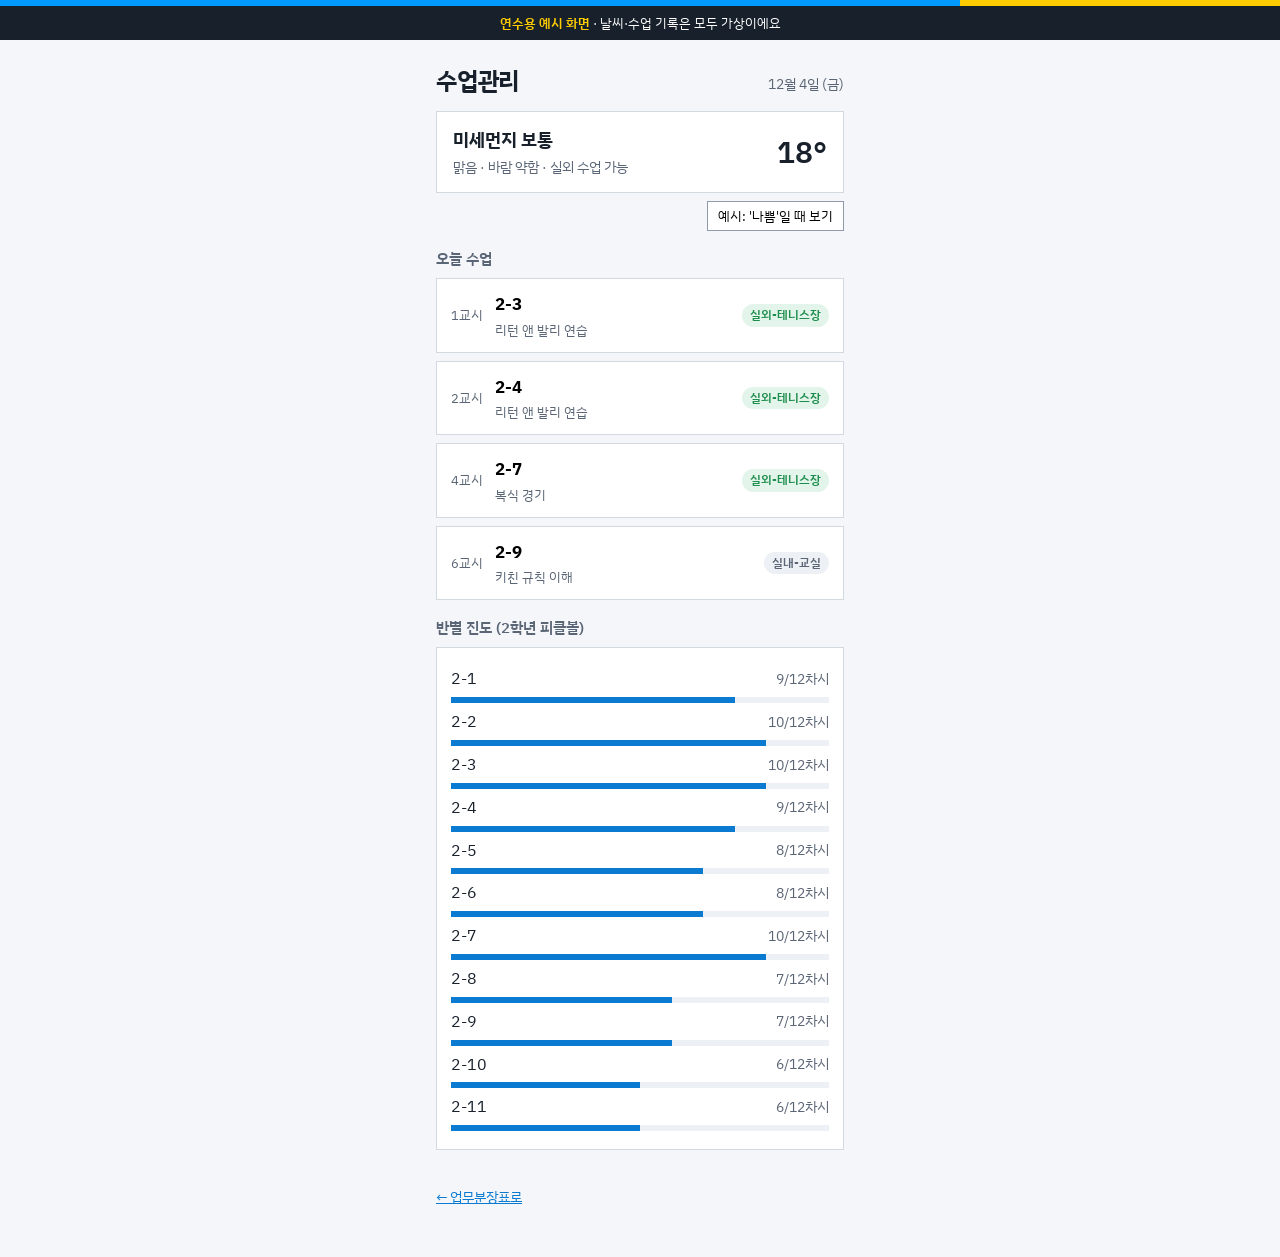
<file: board/demo/suup.html>
<!doctype html>
<html lang="ko">
<head>
<meta charset="utf-8">
<meta name="viewport" content="width=device-width, initial-scale=1">
<title>수업관리 · 예시</title>
<link rel="preconnect" href="https://fonts.googleapis.com"><link rel="preconnect" href="https://fonts.gstatic.com" crossorigin>
<link rel="stylesheet" href="https://fonts.googleapis.com/css2?family=IBM+Plex+Sans+KR:wght@400;500;600&display=swap">
<link rel="stylesheet" href="demo.css">
<style>
.app{max-width:440px;margin:0 auto;padding:16px 16px 48px}
.top{display:flex;justify-content:space-between;align-items:baseline;margin:6px 0 12px}
.top h1{margin:0;font-size:24px}
.air{padding:14px 16px;margin-bottom:12px;border:1px solid var(--line);background:#fff;display:grid;grid-template-columns:1fr auto;gap:2px 12px;align-items:center}
.air b{font-size:18px}.air .big{font-size:30px;font-weight:600;grid-row:span 2}
.air.bad{background:var(--no-soft);border-color:var(--no)}.air.bad b{color:var(--no)}
.idea{display:none;margin:-6px 0 12px;padding:10px 14px;background:var(--no);color:#fff;font-size:15px}
.air.bad+.idea{display:block}
.today{display:grid;gap:8px;margin-bottom:16px}
.cls{display:grid;grid-template-columns:auto 1fr auto;gap:2px 12px;align-items:center;padding:12px 14px;background:#fff;border:1px solid var(--line);cursor:pointer;font:inherit;text-align:left;width:100%}
.cls .p{font-size:13px;color:var(--sub);grid-row:span 2}
.cls b{font-size:17px}.cls small{color:var(--sub);font-size:13px}
.cls .loc{grid-row:span 2;font-size:12px}
h2.s{font-size:15px;color:var(--sub);font-weight:600;margin:16px 0 8px}
.bar{height:6px;background:var(--head);margin-top:6px}.bar i{display:block;height:100%;background:var(--accent)}
.sw{font:inherit;font-size:13px;border:1px solid var(--line-strong);background:#fff;padding:4px 10px;cursor:pointer}
</style>
</head>
<body>
<div class="bands"><i></i><i></i></div>
<div class="demo-flag"><b>연수용 예시 화면</b> · 날씨·수업 기록은 모두 가상이에요</div>
<main class="app">
  <div class="top"><h1>수업관리</h1><span class="muted" id="dt"></span></div>
  <div class="air" id="air"><b id="aT">미세먼지 보통</b><span class="big" id="aV">18°</span><span class="muted" id="aS">맑음 · 바람 약함 · 실외 수업 가능</span></div>
  <div class="idea">실내 수업 아이디어: 피클볼 딩크 랠리 — 강당 배드민턴 네트로 2인 1조</div>
  <div class="row" style="justify-content:flex-end;margin:-4px 0 8px"><button class="sw" id="sw">예시: '나쁨'일 때 보기</button></div>

  <h2 class="s">오늘 수업</h2>
  <div class="today" id="today"></div>
  <h2 class="s">반별 진도 (2학년 피클볼)</h2>
  <div class="card" id="prog" style="padding:12px 14px"></div>
  <a class="back" href="../">← 업무분장표로</a>
</main>
<dialog id="dlg"><div class="in">
  <h2 id="dn" style="margin:0 0 6px"></h2>
  <label for="memo">오늘 수업 메모</label><textarea id="memo">딩크 랠리 10회 성공 조 6/6 · 키친 침범 줄어듦</textarea>
  <div class="row" style="margin-top:12px"><button class="btn ghost" onclick="dlg.close()">닫기</button><button class="btn" style="flex:1" onclick="dlg.close();">저장 (예시)</button></div>
</div></dialog>
<script>
const $=s=>document.querySelector(s);
const d=new Date();$("#dt").textContent=`${d.getMonth()+1}월 ${d.getDate()}일 (${"일월화수목금토"[d.getDay()]})`;
const TD=[["1교시","2-3","리턴 앤 발리 연습","실외-테니스장"],["2교시","2-4","리턴 앤 발리 연습","실외-테니스장"],["4교시","2-7","복식 경기","실외-테니스장"],["6교시","2-9","키친 규칙 이해","실내-교실"]];
$("#today").innerHTML=TD.map(([p,c,u,l])=>`<button class="cls"><span class="p">${p}</span><b>${c}</b><span class="loc tag ${l.startsWith('실외')?'ok':'wait'}">${l}</span><small>${u}</small></button>`).join("");
document.querySelectorAll(".cls").forEach((b,i)=>b.onclick=()=>{$("#dn").textContent=TD[i][1]+" · "+TD[i][2];dlg.showModal();});
$("#prog").innerHTML=Array.from({length:11},(_,i)=>{const v=[9,10,10,9,8,8,10,7,7,6,6][i];return `<div style="margin:6px 0"><div class="row" style="justify-content:space-between"><span>2-${i+1}</span><span class="muted">${v}/12차시</span></div><div class="bar"><i style="width:${v/12*100}%"></i></div></div>`}).join("");
let bad=false;$("#sw").onclick=()=>{bad=!bad;$("#air").classList.toggle("bad",bad);$("#aT").textContent=bad?"미세먼지 나쁨":"미세먼지 보통";$("#aS").textContent=bad?"실외 수업 자제 · 실내로 바꾸세요":"맑음 · 바람 약함 · 실외 수업 가능";$("#sw").textContent=bad?"예시: '보통'으로 돌아가기":"예시: '나쁨'일 때 보기";};
</script>
</body>
</html>
</file>
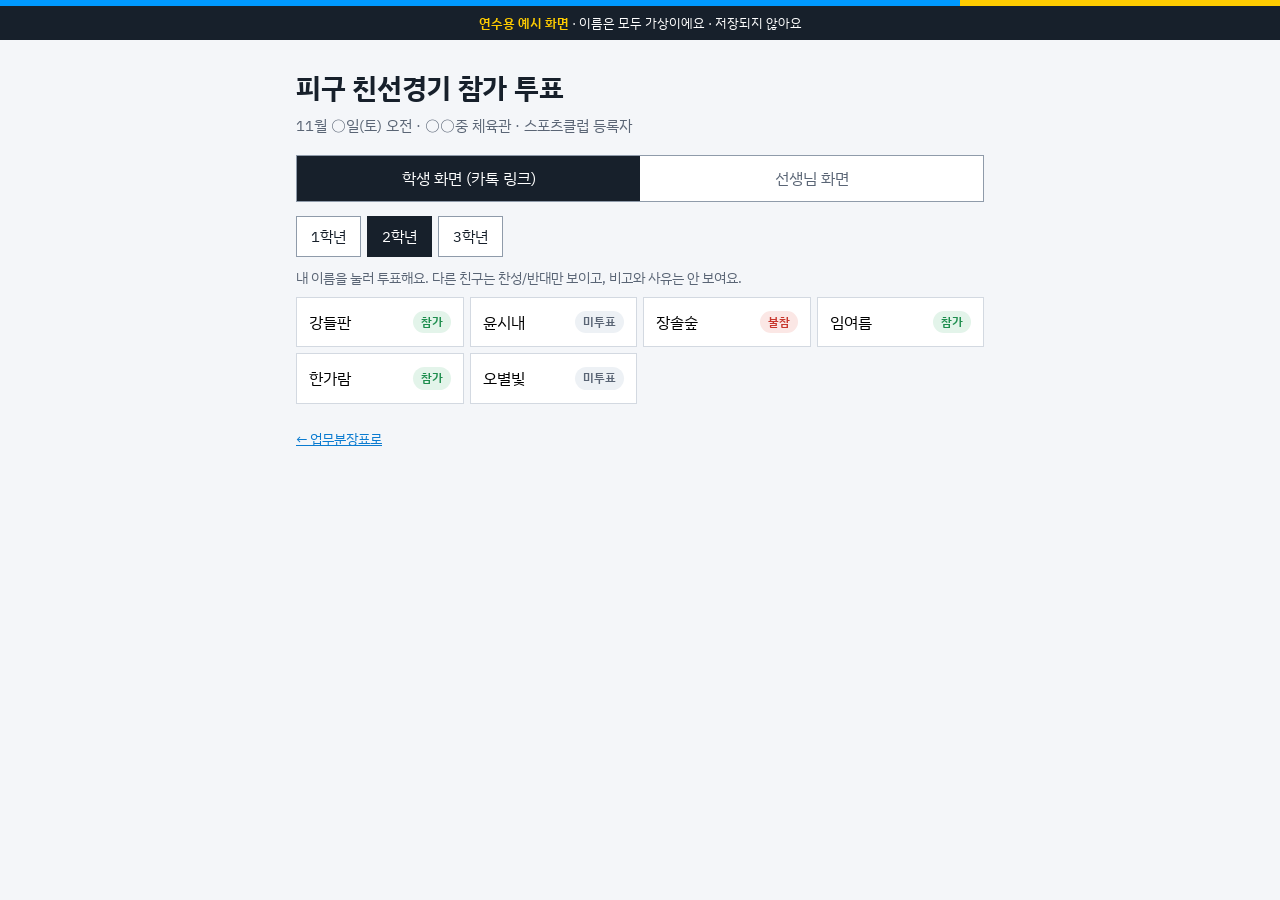
<file: board/demo/vote.html>
<!doctype html>
<html lang="ko">
<head>
<meta charset="utf-8">
<meta name="viewport" content="width=device-width, initial-scale=1">
<title>친선경기 참가 투표 · 예시</title>
<link rel="preconnect" href="https://fonts.googleapis.com"><link rel="preconnect" href="https://fonts.gstatic.com" crossorigin>
<link rel="stylesheet" href="https://fonts.googleapis.com/css2?family=IBM+Plex+Sans+KR:wght@400;500;600&display=swap">
<link rel="stylesheet" href="demo.css">
<style>
.views{display:grid;grid-template-columns:1fr 1fr;border:1px solid var(--line-strong);margin-bottom:14px}
.views button{font:inherit;padding:10px;border:0;background:#fff;cursor:pointer;color:var(--sub)}
.views button[aria-pressed="true"]{background:var(--ink);color:#fff}
.sum{display:grid;grid-template-columns:repeat(3,1fr);gap:8px;margin-bottom:12px}
.sum div{background:var(--sheet);border:1px solid var(--line);padding:10px;text-align:center}
.sum b{display:block;font-size:24px}
.list{display:grid;grid-template-columns:repeat(auto-fill,minmax(140px,1fr));gap:6px}
.st{font:inherit;display:flex;justify-content:space-between;align-items:center;padding:12px;border:1px solid var(--line);background:#fff;cursor:pointer;text-align:left}
.st:hover{border-color:var(--line-strong)}
table td:first-child,table th:first-child{text-align:left}
.reason{color:var(--no);font-size:14px;text-align:left}
.ans{display:grid;grid-template-columns:1fr 1fr;gap:8px;margin:12px 0}
.ans button{font:inherit;font-size:18px;font-weight:600;padding:16px;border:1px solid var(--line-strong);background:#fff;cursor:pointer}
.ans button[aria-pressed="true"].y{background:var(--ok);color:#fff;border-color:var(--ok)}
.ans button[aria-pressed="true"].n{background:var(--no);color:#fff;border-color:var(--no)}
#why[hidden]{display:none}
.lock{font-size:12px;color:var(--sub)}
</style>
</head>
<body>
<div class="bands"><i></i><i></i></div>
<div class="demo-flag"><b>연수용 예시 화면</b> · 이름은 모두 가상이에요 · 저장되지 않아요</div>
<main class="wrap">
  <h1>피구 친선경기 참가 투표</h1>
  <p class="lead">11월 ○일(토) 오전 · ○○중 체육관 · 스포츠클럽 등록자</p>
  <div class="views" role="group" aria-label="화면 고르기">
    <button data-v="stu" aria-pressed="true">학생 화면 (카톡 링크)</button>
    <button data-v="tch" aria-pressed="false">선생님 화면</button>
  </div>

  <section id="stu">
    <div class="chips" style="margin-bottom:10px" id="gr"></div>
    <p class="muted" style="margin:0 0 8px">내 이름을 눌러 투표해요. 다른 친구는 찬성/반대만 보이고, 비고와 사유는 안 보여요.</p>
    <div class="list" id="list"></div>
  </section>

  <section id="tch" hidden>
    <div class="sum"><div><b id="cY">0</b>참가</div><div><b id="cN">0</b>불참</div><div><b id="cW">0</b>미투표</div></div>
    <div class="card" style="padding:0;overflow:auto">
      <table><thead><tr><th>이름</th><th>학년</th><th>상태</th><th>비고 · 불참 사유</th></tr></thead><tbody id="tb"></tbody></table>
    </div>
    <button class="btn ghost" id="copy">미투표 학생 이름 복사</button>
  </section>
  <a class="back" href="../">← 업무분장표로</a>
</main>

<dialog id="dlg"><div class="in">
  <h2 id="dn" style="margin:0 0 4px"></h2>
  <p class="muted" style="margin:0">친선경기에 참가할 수 있나요?</p>
  <div class="ans"><button class="y" data-a="y">참가</button><button class="n" data-a="n">불참</button></div>
  <label for="memo">비고 <span class="muted">(예: 조금 늦어요, 일찍 가야 해요)</span></label>
  <input id="memo" autocomplete="off">
  <div id="why" hidden><label for="rs">불참 사유 <span class="lock">🔒 선생님만 봐요</span></label><input id="rs" autocomplete="off" placeholder="말하기 어려우면 비워 둬도 돼요"></div>
  <div class="row" style="margin-top:14px"><button class="btn ghost" id="cancel">닫기</button><button class="btn" id="ok" style="flex:1">저장 (예시)</button></div>
</div></dialog>
<div class="toast" id="toast"></div>

<script>
const $=s=>document.querySelector(s),$$=s=>[...document.querySelectorAll(s)];
const P=[ // 가상 명단
 ["김하늘",1,"y",""],["이바다",1,"n","","가족 행사"],["박구름",1,"",""],["최노을",1,"y","조금 늦어요"],["정새벽",1,"y",""],
 ["강들판",2,"y",""],["윤시내",2,"",""],["장솔숲",2,"n","","병원 예약"],["임여름",2,"y","일찍 가야 해요"],["한가람",2,"y",""],["오별빛",2,"",""],
 ["서산들",3,"y",""],["신바람",3,"n","",""],["권다솜",3,"y",""],["황보라",3,"",""],["안이슬",3,"y",""]
].map(([n,g,s,m,r])=>({n,g,s,m:m||"",r:r||""}));
let G=2, cur=null, pick="";
function toast(t){const e=$("#toast");e.textContent=t;e.classList.add("show");clearTimeout(e._t);e._t=setTimeout(()=>e.classList.remove("show"),2200);}
function tag(s){return s==="y"?'<span class="tag ok">참가</span>':s==="n"?'<span class="tag no">불참</span>':'<span class="tag wait">미투표</span>';}
const esc=t=>t.replace(/[&<>"]/g,c=>({"&":"&amp;","<":"&lt;",">":"&gt;",'"':"&quot;"}[c]));
function draw(){
  $("#gr").innerHTML=[1,2,3].map(g=>`<button class="chip" data-g="${g}" aria-pressed="${g===G}">${g}학년</button>`).join("");
  $$("#gr .chip").forEach(b=>b.onclick=()=>{G=+b.dataset.g;draw();});
  $("#list").innerHTML=P.filter(p=>p.g===G).map((p,i)=>`<button class="st" data-i="${P.indexOf(p)}"><span>${esc(p.n)}</span>${tag(p.s)}</button>`).join("");
  $$("#list .st").forEach(b=>b.onclick=()=>open(+b.dataset.i));
  $("#tb").innerHTML=P.map(p=>`<tr><td>${esc(p.n)}</td><td>${p.g}</td><td>${tag(p.s)}</td><td>${esc(p.m)}${p.r?`<div class="reason">사유: ${esc(p.r)}</div>`:(p.s==="n"?'<div class="muted">사유 안 적음</div>':"")}</td></tr>`).join("");
  $("#cY").textContent=P.filter(p=>p.s==="y").length;$("#cN").textContent=P.filter(p=>p.s==="n").length;$("#cW").textContent=P.filter(p=>!p.s).length;
}
function setPick(a){pick=a;$$(".ans button").forEach(b=>b.setAttribute("aria-pressed",String(b.dataset.a===a)));$("#why").hidden=a!=="n";}
function open(i){cur=P[i];$("#dn").textContent=cur.n;$("#memo").value=cur.m;$("#rs").value=cur.r;setPick(cur.s);$("#dlg").showModal();}
$$(".ans button").forEach(b=>b.onclick=()=>setPick(b.dataset.a));
$("#cancel").onclick=()=>$("#dlg").close();
$("#ok").onclick=()=>{if(!pick){toast("참가 또는 불참을 골라 주세요");return;}cur.s=pick;cur.m=$("#memo").value.trim();cur.r=pick==="n"?$("#rs").value.trim():"";$("#dlg").close();draw();toast("바뀌었어요. 예시라 새로고침하면 처음으로 돌아가요.");};
$$(".views button").forEach(b=>b.onclick=()=>{$$(".views button").forEach(x=>x.setAttribute("aria-pressed",String(x===b)));$("#stu").hidden=b.dataset.v!=="stu";$("#tch").hidden=b.dataset.v!=="tch";});
$("#copy").onclick=()=>{const t=P.filter(p=>!p.s).map(p=>p.n).join(", ");try{navigator.clipboard.writeText(t);}catch(e){}toast("복사: "+t);};
draw();
</script>
</body>
</html>
</file>
<file: board/demo/demo.css>
/* 연수용 예시 화면 공통 */
:root{
  --paper:#F4F6F9; --sheet:#FFFFFF; --ink:#17202B; --sub:#5A6575; --line:#D3D9E1; --line-strong:#8F9BAA;
  --head:#EDF1F5; --accent:#0A7BD0; --accent-soft:#E3F0FB; --ok:#1E8E4E; --ok-soft:#E3F4EA; --no:#C8372D; --no-soft:#FBE7E5;
  --warn:#B86E00; --warn-soft:#FFF3DC;
  --band-blue:#0099FF; --band-yellow:#FFCC00; --band-green:#339900; --band-red:#FF3300;
  --f:"IBM Plex Sans KR","Apple SD Gothic Neo","Malgun Gothic",sans-serif;
  color-scheme:light;
}
*,*::before,*::after{box-sizing:border-box}
html,body{margin:0;min-height:100%}
body{background:var(--paper);color:var(--ink);font:16px/1.55 var(--f);-webkit-text-size-adjust:100%}
.bands{display:grid;grid-template-columns:3fr 1fr;height:6px}
.bands i:first-child{background:var(--band-blue)}.bands i:last-child{background:var(--band-yellow)}
.demo-flag{background:var(--ink);color:#fff;font-size:13px;text-align:center;padding:7px 16px}
.demo-flag b{color:var(--band-yellow);font-weight:600}
.wrap{max-width:720px;margin:0 auto;padding:20px 16px 48px}
.wrap.wide{max-width:1080px}
h1{font-size:clamp(22px,4vw,28px);margin:6px 0 4px;letter-spacing:-.01em}
.lead{color:var(--sub);margin:0 0 18px;font-size:15px}
.card{background:var(--sheet);border:1px solid var(--line);padding:18px;margin-bottom:12px}
.card h2{font-size:17px;margin:0 0 10px}
label{display:block;font-size:14px;color:var(--sub);margin:12px 0 4px}
input,select,textarea{font:inherit;width:100%;padding:11px 12px;border:1px solid var(--line-strong);background:#fff;color:var(--ink)}
textarea{min-height:80px;resize:vertical}
.btn{font:inherit;font-weight:600;border:0;background:var(--accent);color:#fff;padding:12px 18px;cursor:pointer;min-height:46px}
.btn.ghost{background:transparent;color:var(--ink);border:1px solid var(--line-strong);font-weight:500}
.btn.full{width:100%}
.btn:focus-visible,input:focus-visible,select:focus-visible,textarea:focus-visible,button:focus-visible{outline:2px solid var(--accent);outline-offset:2px}
.row{display:flex;gap:8px;flex-wrap:wrap;align-items:center}
.chips{display:flex;gap:6px;flex-wrap:wrap}
.chip{font:inherit;font-size:15px;padding:8px 14px;border:1px solid var(--line-strong);background:#fff;color:var(--ink);cursor:pointer}
.chip[aria-pressed="true"]{background:var(--ink);color:#fff;border-color:var(--ink)}
.tag{display:inline-block;font-size:12px;font-weight:600;padding:2px 8px;border-radius:999px}
.tag.ok{background:var(--ok-soft);color:var(--ok)}.tag.no{background:var(--no-soft);color:var(--no)}
.tag.wait{background:var(--head);color:var(--sub)}.tag.warn{background:var(--warn-soft);color:var(--warn)}
.muted{color:var(--sub);font-size:14px}
.toast{position:fixed;left:50%;bottom:24px;transform:translateX(-50%);background:var(--ink);color:#fff;padding:12px 18px;font-size:15px;max-width:calc(100% - 32px);opacity:0;pointer-events:none;transition:opacity .25s}
.toast.show{opacity:1}
.back{display:inline-block;margin-top:24px;color:var(--accent);font-size:14px}
table{border-collapse:collapse;width:100%}
th,td{border:1px solid var(--line);padding:8px;text-align:center;font-size:14px}
th{background:var(--head);font-weight:600}
dialog{border:1px solid var(--line-strong);padding:0;max-width:min(440px,calc(100% - 32px));width:100%}
dialog::backdrop{background:rgba(15,20,26,.5)}
dialog .in{padding:20px}
@media (prefers-reduced-motion:reduce){*{transition:none!important}}
</file>
